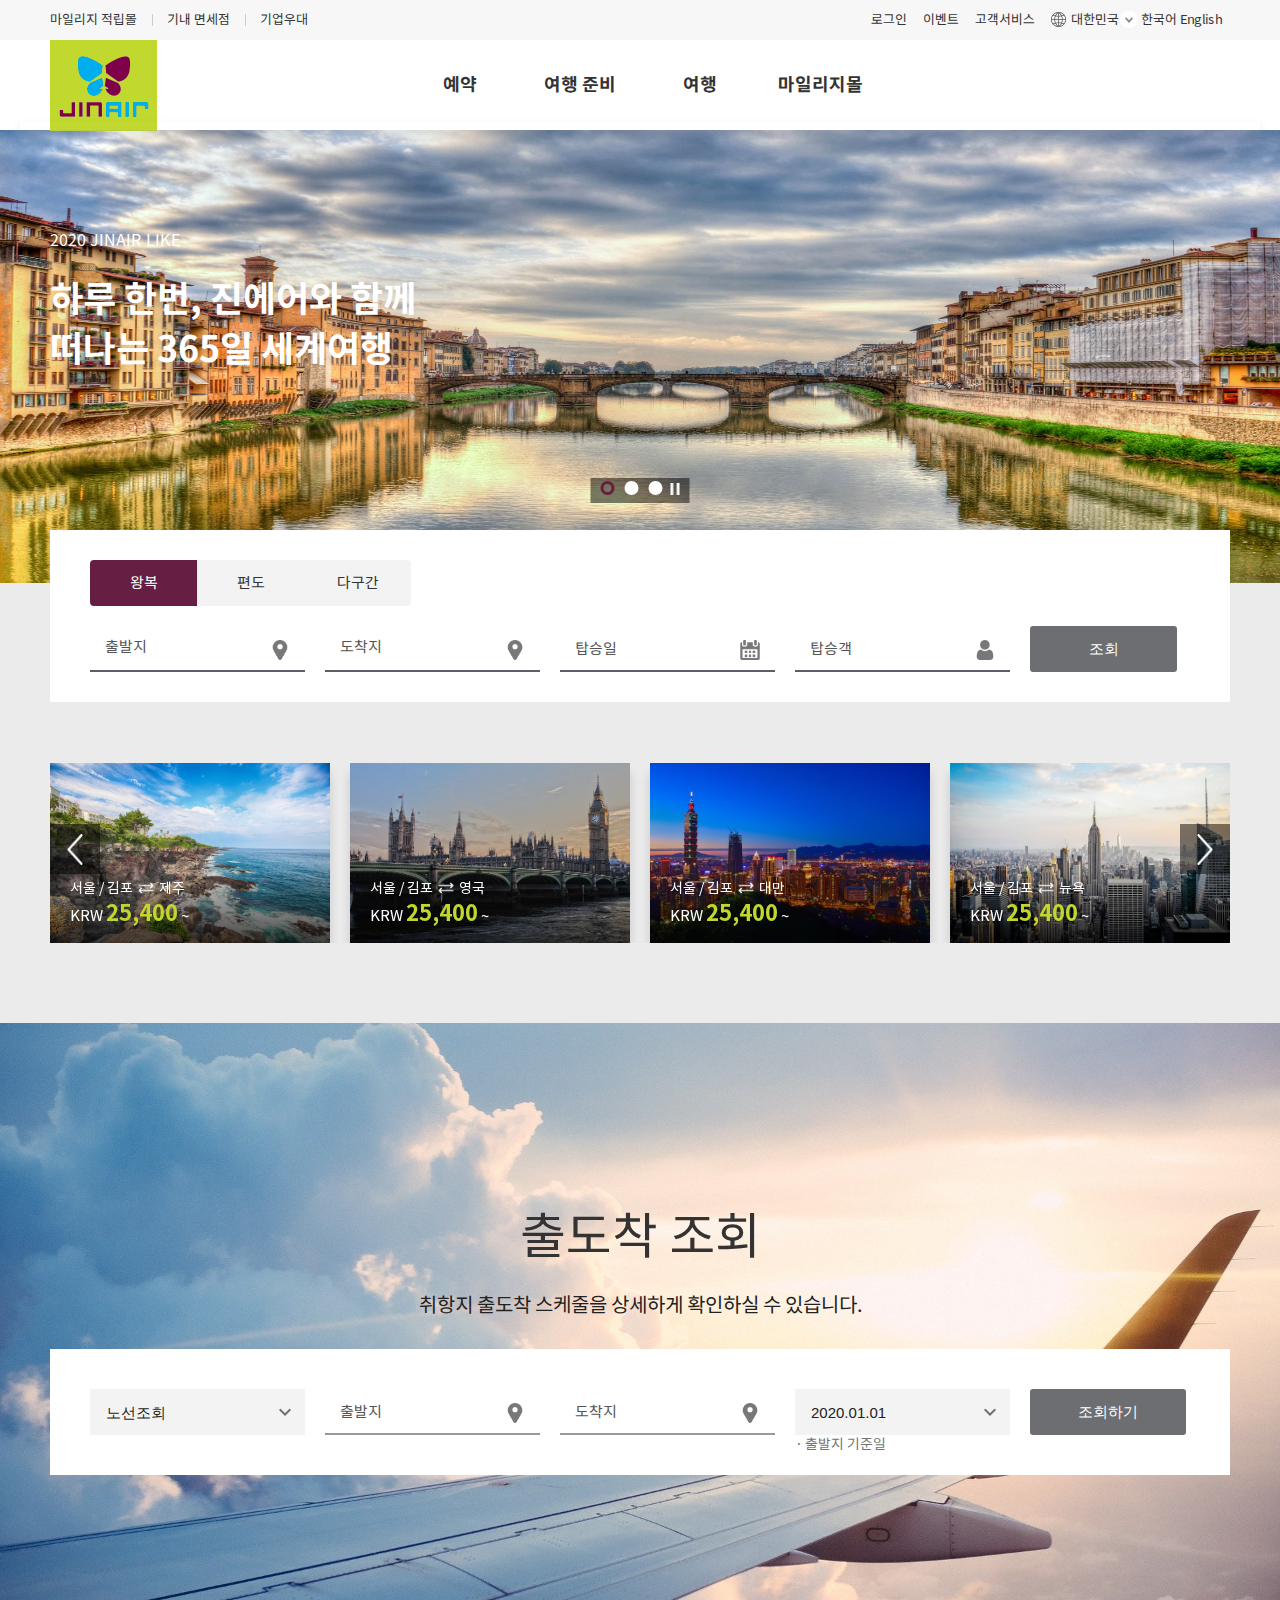
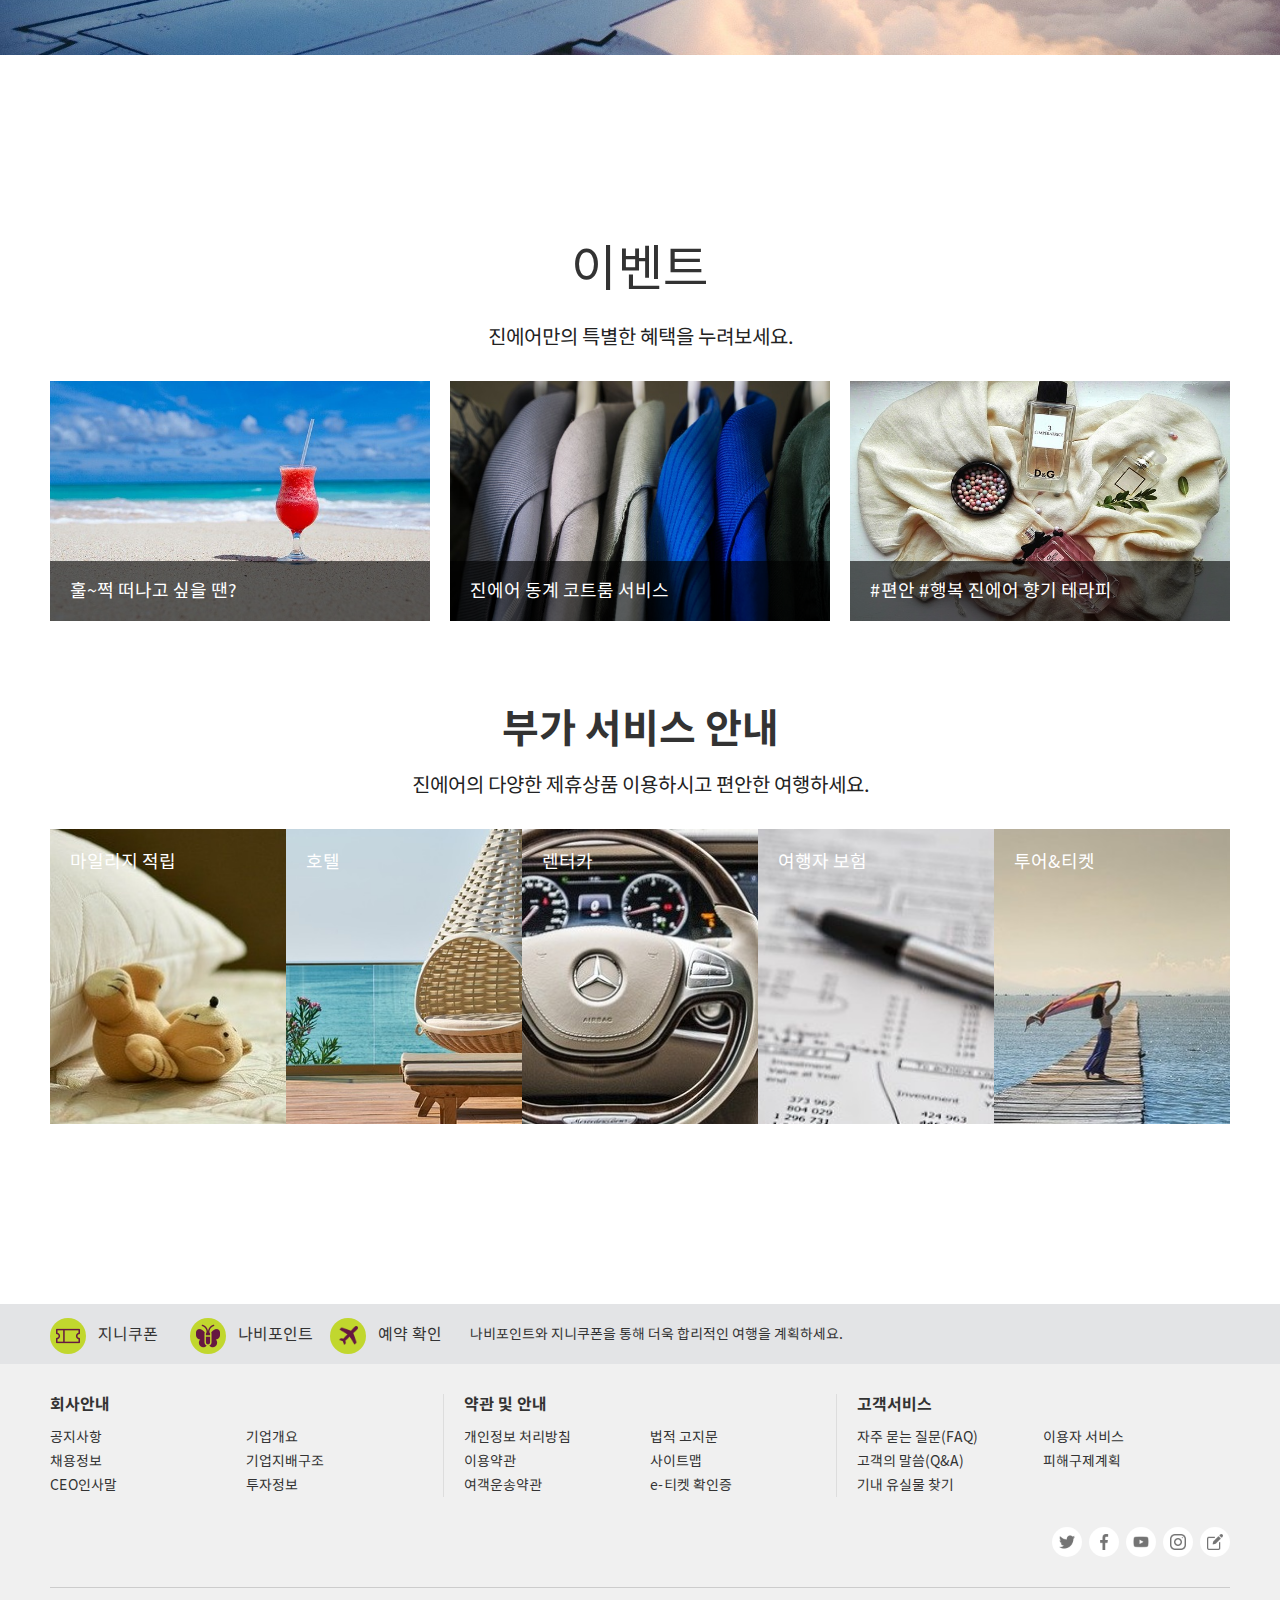
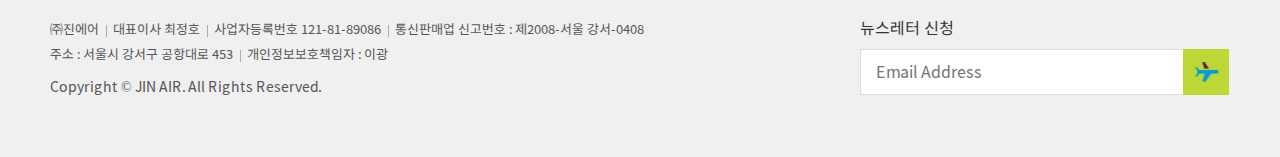
<file: jinair/index.html>
<!DOCTYPE html>
<html lang="en">
<head>
    <meta charset="UTF-8">
    <meta name="viewport" content="width=device-width, initial-scale=1.0">
    <meta http-equiv="X-UA-Compatible" content="ie=edge">
    <link rel="stylesheet" href="./css/jquery-ui.min.css">
    <link rel="stylesheet" href="./css/default.css">
    <link rel="stylesheet" href="./css/common.css">
    <link rel="stylesheet" href="./css/main.css">
    <link rel="stylesheet" href="./css/swiper.css">
    <link rel="stylesheet" href="./css/font.css">
    <script type="text/javascript" src="./js/libs/swiper.min.js"></script>
    <script type="text/javascript" src="./js/libs/jquery-3.4.1.min.js"></script>
    <script type="text/javascript" src="./js/libs/jquery-ui.min.js"></script>

    <title>진에어</title>
</head>
<body>
    <div id="wrap">
        <!-- header -->
        <header id="header">
            <!-- top-area -->
            <div class="top-area">
                <div class="inner">
                    <ul class="left-element">
                        <li><a href="#">마일리지 적립몰</a></li>
                        <li><a href="#">기내 면세점</a></li>
                        <li><a href="#">기업우대</a></li>
                    </ul>
                    <ul class="right-element">
                        <li><a href="#">로그인</a></li>
                        <li><a href="#">이벤트</a></li>
                        <li class="btn-tooltip">
                            <a href="#">고객서비스</a>
                            <ul class="tooltipbox">
                                <li><a href="#">공지사항</a></li>
                                <li><a href="#" >자주찾는질문</a></li>
                                <li><a href="#">고객의 말씀</a></li>
                                <li><a href="#">양식다운로드</a></li>
                            </ul>
                        </li>
                        <li class="lang-select">
                            <a href="#" class="btn-language"><span class="country01">대한민국</span></a>
                            <a href="#">한국어</a>
                            <a href="#">English</a>
                            <div class="layer-pop" id="layerLanguage">
                                <p class="pop-tit">선택하세요</p>
                                <select id="nation" title="국가" >
                                    <option value="KR">대한민국</option>
                                    <option value="DE">독일</option>
                                    <option value="US">미국</option>
                                    <option value="UZ">우즈베키스탄</option>
                                    <option value="CN">중국</option>
                                </select>
                                <select id="lang" title="언어">
                                </select>
                                <button type="button">적용하기</button>
                                <a href="#" class="btn-close"><span class="hd-element">팝업닫기버튼</span></a>
                            </div>
                        </li>
                    </ul>
                </div>
            </div>
            <!-- top-area -->
            <!-- body-area -->
            <div class="body-area">
                <div class="inner">
                    <h1 class="logo"><a href="./index.html"><img src="./images/common/logo.png" alt="진에어"></a></h1>
                    <div class="gnb-area">
                        <span class="gnb-line"></span>
                        <ul class="gnb">
                            <li><a href="./booking.html">예약</a></li>
                            <li><a href="./checkIn.html">여행 준비</a></li>
                            <li><a href="./travel.html">여행</a></li>
                            <li><a href="./mileage.html">마일리지몰</a></li>
                        </ul> 
                    </div>
                    <div class="nav-right">
                        <a href="#" class="btn-mypage">
                            <span class="hd-element">마이페이지버튼</span>
                        </a>
                        <button class="btn-search">
                            <span class="hd-element">검색버튼</span>
                        </button>
                        <div class="layer-pop" id="layerSearch">
                            <form action="">
                                <input type="text" placeholder="검색어를 입력하세요">
                                <button type="button" class="gray">검색</button>
                            </form>
                            <a href="#" class="btn-close"></a>
                        </div>
                    </div>
                </div>
            </div>
            <!-- body-area -->
        </header>
        <!-- header -->
        <!-- container -->
        <div id="container">
            <!-- main-top-area -->
            <div class="main-top-area">
                <!-- slide-area -->
                <div class="slide-area">
                    <div class="swiper-container" id="mainSlide">
                        <div class="swiper-wrapper">
                            <div class="swiper-slide">
                                <img src="./images/main/mainslide-01.jpg" alt="체코">
                                <div class="txt-wrap">
                                    <p>2020 JINAIR LIKE</p>
                                    <h2>하루 한번, 진에어와 함께<br/>떠나는 365일 세계여행</h2>
                                </div>
                            </div>
                            <div class="swiper-slide">
                                <img src="./images/main/mainslide-02.jpg" alt="파리">
                                <div class="txt-wrap">
                                    <p>경유 일정 중 가장 빠른 진에어 항공!</p>
                                    <h2>유럽으로 가는<br/>가장 합리적인 방법</h2>
                                </div>
                            </div>
                            <div class="swiper-slide">
                                <img src="./images/main/mainslide-03.jpg" alt="알프스">
                                <div class="txt-wrap">
                                    <P>천천히, 그리고 여유롭게 맑고 깨끗한 자연속으로..</P>
                                    <h2>천혜의 대자연<br/>뉴질랜드</h2>
                                </div>
                            </div>
                        </div>
                    </div>
                    <div class="mp-wrap">
                        <div class="swiper-pagination"></div>
                        <div class="swiper-button-pause"></div>
                    </div>
                </div>
                <!-- slide-area -->
                <!-- booking-area -->
                <div class="booking-area">
                    <ul class="tab-triptype">
                        <li class="on"><a href="#">왕복</a></li>
                        <li><a href="#">편도</a></li>
                        <li><a href="#">다구간</a></li>
                    </ul>
                    <div class="booking-wrap">
                        <div class="selectValue loct spot-proven">
                            <label for="txtDepartureAirportR" class="spot-place" id="labelDepartureAirportR" name="spot-place">출발지</label>
                            <input type="text" id="txtDepartureAirportR" name="txtDepartureAirportR" class="spotentry" depArrType="dep">
                        </div>
                        <div class="shadow-layer select-airport" id="depAllAirportR" name="allAirportR">
                            <div class="inner">
                                <h4 class="hd-element">공항 선택</h4>
                                <h5 class="hd-element">국제선</h5>
                                <div class="flights-list national"></div>
                                <div class="btn-area">
                                    <button type="button" class="btn-M gray" onclick="javascript:clickNextStep('allAirportR', 'R');">다음</button>
                                </div>
                            </div>
                            <a href="#none" class="layer-close">
                                <span class="hd-element">닫기</span>
                            </a>
                        </div>
                        <div class="selectValue loct spot-destin">
                            <label for="txtArrivalAirportR" class="spot-place" id="labelArrivalAirportR" name="spot-place">도착지</label>
                            <input type="text" id="txtArrivalAirportR" name="txtArrivalAirportR" class="spotentry" depArrType="arr">
                        </div>
                        <div class="shadow-layer case2 select-airport" id="depAllAirportR" name="allAirportR">
                            <div class="inner">
                                <h4 class="hd-element">공항 선택</h4>
                                <h5 class="hd-element">국제선</h5>
                                <div class="flights-list national"> </div>
                                <div class="btn-area">
                                    <button type="button" class="btn-M gray" onclick="javascript:clickNextStep('allAirportR', 'R');">다음</button>
                                </div>
                            </div>
                            <a href="#none" class="layer-close">
                                <span class="hd-element">닫기</span>
                            </a>
                        </div>

                        <div class="selectValue calr calendar-wrap">
                            <label for="sCalendarR" name="calDesc"><span class="hd-element">날짜 선택</span></label>
                            <input type="text" id="sCalendarR" class="spotentry datepicker" readonly="" autocomplete="off" data-dateformat="y.mm.dd" data-type="multi-step" placeholder="탑승일" readonly="">
                            <a href="#none" class="btn-airport calendar-focus"><span class="hd-element">탑승일 선택 달력보기</span></a>
                        </div>
                        <!-- 탑승일 선택 수정 중 -->
                        <!-- <div class="shadow-layer calendar-layer">
                            <h4 class="hd-element">탑승일 선택</h4>
                            <div class="cal-cont">
                                <h4 class="hd-element">달력</h4>
                                <div class="calendar-top">
                                    <select name="" id="" class="white" title="탑승연도 및 월">
                                        <option value="">2017.08</option>
                                    </select>
                                </div>
                                <div class="compareCalendar"></div>
                                <span href="#none" class="cal-status">가는 날</span><a href="#none" class="cal-reset calReset"><span class="hd-element">달력 새로고침</span></a>					
                                <a href="#none" class="btn-cal-close"><span class="hd-element">닫기</span></a>	
                            </div>	
                            <div class="btn-area">
                                <button type="button" class="btn-M gray btnNextStep">다음(탑승객 선택)</button>
                            </div>
                        </div> -->
                        <div class="selectValue psng">
                            <div class="psg-nums" id="pax-nums">
                                <span>성인<span class="num">0</span></span>
                                <span>소아<span class="num">0</span></span>
                                <span>유아<span class="num">0</span></span>
                            </div>
                            <label for="psng"><span class="hd-element">탑승객수 선택</span></label>	
                            <input type="text" id="psng" placeholder="탑승객">
                            <a href="#none" class="btn-spot"><span class="hd-element">탑승객수 선택</span></a>
                        </div>
                        <div class="shadow-layer layer-passenger">
                            <div class="inner">
                                <h4 class="layer-tit">탑승객 선택</h4>
                                <div class="passengers">
                                    <div class="area">
                                        <h5>성인 <span>(12세~)</span></h5>
                                        <div class="btn-number-box" name="btn-number-box">
                                            <input type="text" id="adultCount" name="adultCount" title="성인탑승인원" value="1" autocomplete="off">
                                            <button type="button" class="btn-number minus" name="btn-number" ><span class="hd-element">감소</span></button>
                                            <button type="button" class="btn-number plus" name="btn-number" ><span class="hd-element">증가</span></button>
                                        </div>
                                    </div>
                                    <div class="area">
                                        <h5>소아
                                            <span>(만 2세 ~ 12세 미만)</span>
                                        </h5>
                                        <div class="btn-number-box" name="btn-number-box">
                                            <input type="text" id="childCount" name="childCount" title="소아탑승인원" value="0" autocomplete="off">
                                            <button type="button" class="btn-number minus" name="btn-number" disabled><span class="hd-element">감소</span></button>
                                            <button type="button" class="btn-number plus" name="btn-number" ><span class="hd-element">증가</span></button>
                                        </div>
                                    </div>
                                    <div class="area">
                                        <h5>유아 <span>(만 2세 미만)</span></h5>
                                        <div class="btn-number-box" name="btn-number-box">
                                            <input type="text" id="infantCount" name="infantCount" title="유아탑승인원" value="0" autocomplete="off">
                                            <button type="button" class="btn-number minus" name="btn-number" disabled><span class="hd-element">감소</span></button>
                                            <button type="button" class="btn-number plus" name="btn-number" ><span class="hd-element">증가</span></button>
                                        </div>
                                    </div>
                                </div>
                                <div class="passengers-info">
                                    <ul class="list-type3">
                                        <li id="passengerInfo">예약인원은 성인,소아, 유아를 포함하여 총 9명까지 선택 가능합니다.</li>
                                        <li>전 구간에 소아와 함께 여행하는 동반 성인이 있을 경우, 소아 단독 항공권 구매가 가능합니다.</li>
                                        <li>유아는 탑승일 기준 만 2세 미만까지이며, 좌석을 점유하지 않습니다.</li>
                                    </ul>
                                    <button type="button" class="btn-popup">나이 계산기</button>
                                </div>
                                <div class="btn-area">
                                    <button type="button" class="gray">다음</button>
                                </div>							
                            </div>
                            <a href="#none" class="layer-close"><span class="hd-element">닫기</span></a>
                        </div>
                        <button type="button" id="registTravel" class="gray btn-revsearch">조회</button>
                    </div>
                </div>
                <!-- booking-area -->
                <!-- special-slide-area -->
                <div class="special-slide-area">
                    <div class="swiper-container" id="specialSlide">
                        <div class="swiper-wrapper">
                            <div class="swiper-slide">
                                <a href="#">
                                    <div class="img-wrap">
                                        <img src="../jinair/images/main/main-special-01.jpg" alt="제주">
                                    </div>
                                    <div class="desc-wrap">
                                        <p class="place">
                                            <span>서울 / 김포</span>
                                            <span class="arrow"></span>
                                            <span>제주</span>
                                        </p>
                                        <p class="price">
                                            <span class="currency">KRW</span>
                                            <span class="num">25,400</span>
                                            <span class="start">~</span>
                                        </p>
                                    </div>
                                </a>
                            </div>
                            <div class="swiper-slide">
                                <a href="#">
                                    <div class="img-wrap">
                                        <img src="../jinair/images/main/main-special-02.jpg" alt="영국">
                                    </div>
                                    <div class="desc-wrap">
                                        <p class="place">
                                            <span>서울 / 김포</span>
                                            <span class="arrow"></span>
                                            <span>영국</span>
                                        </p>
                                        <p class="price">
                                            <span class="currency">KRW</span>
                                            <span class="num">25,400</span>
                                            <span class="start">~</span>
                                        </p>
                                    </div>
                                </a>
                            </div>
                            <div class="swiper-slide">
                                <a href="#">
                                    <div class="img-wrap">
                                        <img src="../jinair/images/main/main-special-03.jpg" alt="대만">
                                    </div>
                                    <div class="desc-wrap">
                                        <p class="place">
                                            <span>서울 / 김포</span>
                                            <span class="arrow"></span>
                                            <span>대만</span>
                                        </p>
                                        <p class="price">
                                            <span class="currency">KRW</span>
                                            <span class="num">25,400</span>
                                            <span class="start">~</span>
                                        </p>
                                    </div>
                                </a>
                            </div>
                            <div class="swiper-slide">
                                <a href="#">
                                    <div class="img-wrap">
                                        <img src="../jinair/images/main/main-special-04.jpg" alt="뉴욕">
                                    </div>
                                    <div class="desc-wrap">
                                        <p class="place">
                                            <span>서울 / 김포</span>
                                            <span class="arrow"></span>
                                            <span>뉴욕</span>
                                        </p>
                                        <p class="price">
                                            <span class="currency">KRW</span>
                                            <span class="num">25,400</span>
                                            <span class="start">~</span>
                                        </p>
                                    </div>
                                </a>
                            </div>
                            <div class="swiper-slide">
                                <a href="#">
                                    <div class="img-wrap">
                                        <img src="../jinair/images/main/main-special-05.jpg" alt="방콕">
                                    </div>
                                    <div class="desc-wrap">
                                        <p class="place">
                                            <span>서울 / 김포</span>
                                            <span class="arrow"></span>
                                            <span>뉴욕</span>
                                        </p>
                                        <p class="price">
                                            <span class="currency">KRW</span>
                                            <span class="num">25,400</span>
                                            <span class="start">~</span>
                                        </p>
                                    </div>
                                </a>
                            </div>
                        </div>
                        <div class="swiper-button-next"></div>
                        <div class="swiper-button-prev"></div>
                    </div>
                </div>
                <!-- special-slide-area -->
            </div>
            <!-- main-top-area -->
            <!-- content -->
            <div id="content" class="content">
                <!-- section01 -->
                <div class="section section01">
                    <div class="inner">
                        <div class="main-tit">
                            <h2>출도착 조회</h2>
                            <p>취항지 출도착 스케줄을 상세하게 확인하실 수 있습니다.</p>
                        </div>
                        <div class="white-step-box">
                            <div class="booking-wrap">
                                <div class="option-wrap">
                                    <select id="inqSelect">
                                        <option value="line">노선조회</option>
                                        <option value="num">편명조회</option>
                                    </select>
                                </div>
                                <div class="selectValue loct line option-wrap"><input type="text" placeholder="출발지"></div>
                                <div class="selectValue loct line option-wrap"><input type="text" placeholder="도착지"></div>
                                <div class="selectValue num option-wrap"><input type="text" placeholder="OZ"></div>
                                <div class="option-wrap">
                                    <select id="searchDate">
                                        <option value="20200101">2020.01.01</option>
                                        <option value="20200102">2020.01.02</option>
                                        <option value="20200103">2020.01.03</option>
                                    </select>
                                    <p class="txt">· 출발지 기준일</p>
                                </div>
                                <button id="searchDepArr" class="gray">조회하기</button>
                            </div>
                        </div> 
                    </div>
                </div>  
                <!-- section01 -->
                <!-- section02 -->
                <div class="section section02">
                    <div class="inner">
                        <div class="event-wrap">
                            <div class="main-tit">
                                <h2>이벤트</h2>
                                <p>진에어만의 특별한 혜택을 누려보세요.</p>
                            </div>
                            <ul class="event-card-wrap">
                                <li class="event-card">
                                    <a href="#">
                                        <div class="evt-img">
                                            <img src="./images/main/main-event-01.jpg" alt="훌~쩍 떠나고 싶을 땐?">
                                        </div>
                                        <div class="evt-info">
                                            <dl>
                                                <dt>
                                                    <span class="sub-txt">이벤트</span>
                                                    <p class="tit">
                                                        훌~쩍 떠나고 싶을 땐?
                                                    </p>
                                                </dt>
                                                <dd class="date">2020-02-10 ~ 2020-03-28</dd>
                                            </dl>
                                        </div>
                                    </a>
                                </li>
                                <li class="event-card">
                                    <a href="#">
                                        <div class="evt-img">
                                            <img src="./images/main/main-event-02.jpg" alt="진에어 동계 코트룸 서비스">
                                        </div>
                                        <div class="evt-info">
                                            <dl>
                                                <dt>
                                                    <span class="sub-txt">이벤트</span>
                                                    <p class="tit">
                                                        진에어 동계 코트룸 서비스
                                                    </p>
                                                </dt>
                                                <dd class="date">2020-01-14 ~ 2020-12-31</dd>
                                            </dl>
                                        </div>
                                    </a>
                                </li>
                                <li class="event-card">
                                    <a href="#">
                                        <div class="evt-img">
                                            <img src="./images/main/main-event-03.jpg" alt="#편안 #행복 진에어 향기 테라피">
                                        </div>
                                        <div class="evt-info">
                                            <dl>
                                                <dt>
                                                    <span class="sub-txt">이벤트</span>
                                                    <p class="tit">
                                                        #편안 #행복 진에어 향기 테라피
                                                    </p>
                                                </dt>
                                                <dd class="date">2019-12-18 ~ 2020-12-17</dd>
                                            </dl>
                                        </div>
                                    </a>
                                </li>
                            </ul>
                        </div>
                        <!-- ext-service-wrap -->
                        <div class="ext-service-wrap">
                            <div class="main-tit">
                                <h3>부가 서비스 안내</h3>
                                <p>진에어의 다양한 제휴상품 이용하시고 편안한 여행하세요.</p>
                            </div>
                            <div class="service-box">
                                <a href="#" class="mileage">
                                    <dl>
                                        <dt>마일리지 적립</dt>
                                        <dd>
                                            <div>
                                                <p class="desc">현대렌탈케어 상품 이용 시<br/>5,000마일 적립!</p>
                                                <span class="btn-link">바로가기</span>
                                            </div>
                                        </dd>
                                    </dl>
                                </a>
                                <a href="#" class="hotel">
                                    <dl>
                                        <dt>호텔</dt>
                                        <dd>
                                            <div>
                                                <p class="desc">더 빠르고 스마트한<br/>숙박예약</p>
                                                <span class="btn-link">바로가기</span>
                                            </div>
                                        </dd>
                                    </dl>
                                </a>
                                <a href="#" class="rental">
                                    <dl>
                                        <dt>렌터카</dt>
                                        <dd>
                                            <div>
                                                <p class="desc">전세계 렌터카<br/>Rentalcars.com</p>
                                                <span class="btn-link">바로가기</span>
                                            </div>
                                        </dd>
                                    </dl>
                                </a>
                                <a href="#" class="insurance">
                                    <dl>
                                        <dt>여행자 보험</dt>
                                        <dd>
                                            <div>
                                                <p class="desc">해외여행의 필수품<br/>메리츠여행자보험</p>
                                                <span class="btn-link">바로가기</span>
                                            </div>
                                        </dd>
                                    </dl>
                                </a>
                                <a href="#" class="ticket">
                                    <dl>
                                        <dt>투어&티켓</dt>
                                        <dd>
                                            <div>
                                                <p class="desc">진에어 웹사이트에서<br/>항공권 예약 시 투어 티켓<br/> 최대 10% 할인!</p>
                                                <span class="btn-link">바로가기</span>
                                            </div>
                                        </dd>
                                    </dl>
                                </a>
                            </div>
                        </div>
                        <!-- ext-service-wrap -->
                    </div>
                </div>
                <!-- section02 -->
            </div>
            <!-- content -->
            <div class="layer-bgBlack"></div>   
        </div>
        <!-- container -->
        <!-- footer -->
        <footer>
            <!-- quick-nav -->
            <div class="quick-nav">
                <div class="inner">
                    <ul class="quick-icon">
                        <li><a href="#">지니쿠폰</a></li>
                        <li><a href="#">나비포인트</a></li>
                        <li><a href="#">예약 확인</a></li>
                    </ul>
                    <p>나비포인트와 지니쿠폰을 통해 더욱 합리적인 여행을 계획하세요.</p>
                </div>
            </div>
            <!-- quick-nav -->
            <!-- foot-menuwrap -->
            <div class="menu-wrap">
                <div class="inner">
                    <dl>
                        <dt>회사안내</dt>
                        <dd>
                            <ul>
                                <li><a href="#">공지사항</a></li>
                                <li><a href="#">채용정보</a></li>
                                <li><a href="#">CEO인사말</a></li>
                            </ul>
                            <ul>
                                <li><a href="#">기업개요</a></li>
                                <li><a href="#">기업지배구조</a></li>
                                <li><a href="#">투자정보</a></li>
                            </ul>
                        </dd>
                    </dl>
                    <dl>
                        <dt>약관 및 안내</dt>
                        <dd>
                            <ul>
                                <li><a href="#">개인정보 처리방침</a></li>
                                <li><a href="#">이용약관</a></li>
                                <li><a href="#">여객운송약관</a></li>
                            </ul>
                            <ul>
                                <li><a href="#">법적 고지문</a></li>
                                <li><a href="#">사이트맵</a></li>
                                <li><a href="#">e-티켓 확인증</a></li>
                            </ul>
                        </dd>
                    </dl>
                    <dl>
                        <dt>고객서비스</dt>
                        <dd>
                            <ul>
                                <li><a href="#">자주 묻는 질문(FAQ)</a></li>
                                <li><a href="#">고객의 말씀(Q&A)</a></li>
                                <li><a href="#">기내 유실물 찾기</a></li>
                            </ul>
                            <ul>
                                <li><a href="#">이용자 서비스</a></li>
                                <li><a href="#">피해구제계획</a></li>
                            </ul>
                        </dd>
                    </dl>
                    <div class="sns-wrap">
                        <ul class="sns">
                            <li class="twitter"><a href="#">트위터 바로가기</a></li>
                            <li class="facebook"><a href="#">페이스북 바로가기</a></li>
                            <li class="youtube"><a href="#">유튜브 바로가기</a></li>
                            <li class="insta"><a href="#">인스타그램 바로가기</a></li>
                            <li class="blog"><a href="#">블로그 바로가기</a></li>
                        </ul>
                    </div>
                </div>
            </div>
            <!-- foot-menuwrap -->
            <div class="info-wrap">
                <div class="inner">
                    <div class="info">
                        <address>
                            <ul>
                                <li>
                                    <ul>
                                        <li>㈜진에어</li>
                                        <li>대표이사 최정호</li>
                                        <li>사업자등록번호 121-81-89086</li>
                                        <li>통신판매업 신고번호 : 제2008-서울 강서-0408</li>
                                    </ul>
                                </li>
                                <li>
                                    <ul>
                                        <li>주소 : 서울시 강서구 공항대로 453</li>
                                        <li>개인정보보호책임자 : 이광</li>
                                    </ul>
                                </li>
                            </ul>
                        </address>
                        <p class="copy">Copyright © JIN AIR. All Rights Reserved.</p>
                    </div>
                    <div class="newsletter">
                        <h3>뉴스레터 신청</h3>
                        <input type="text" name="emAdrNewsletter" id="emAdrNewsletter" placeholder="Email Address"> 
                        <a href="#" id="btnAddNewsLetter">신청</a>
                    </div>
                </div>
            </div>
        </footer>
        <!-- footer -->
    </div>
    <script type="text/javascript" src="./js/common.js"></script>
    <script type="text/javascript" src="./js/main.js"></script>
</body>
</html>
</file>
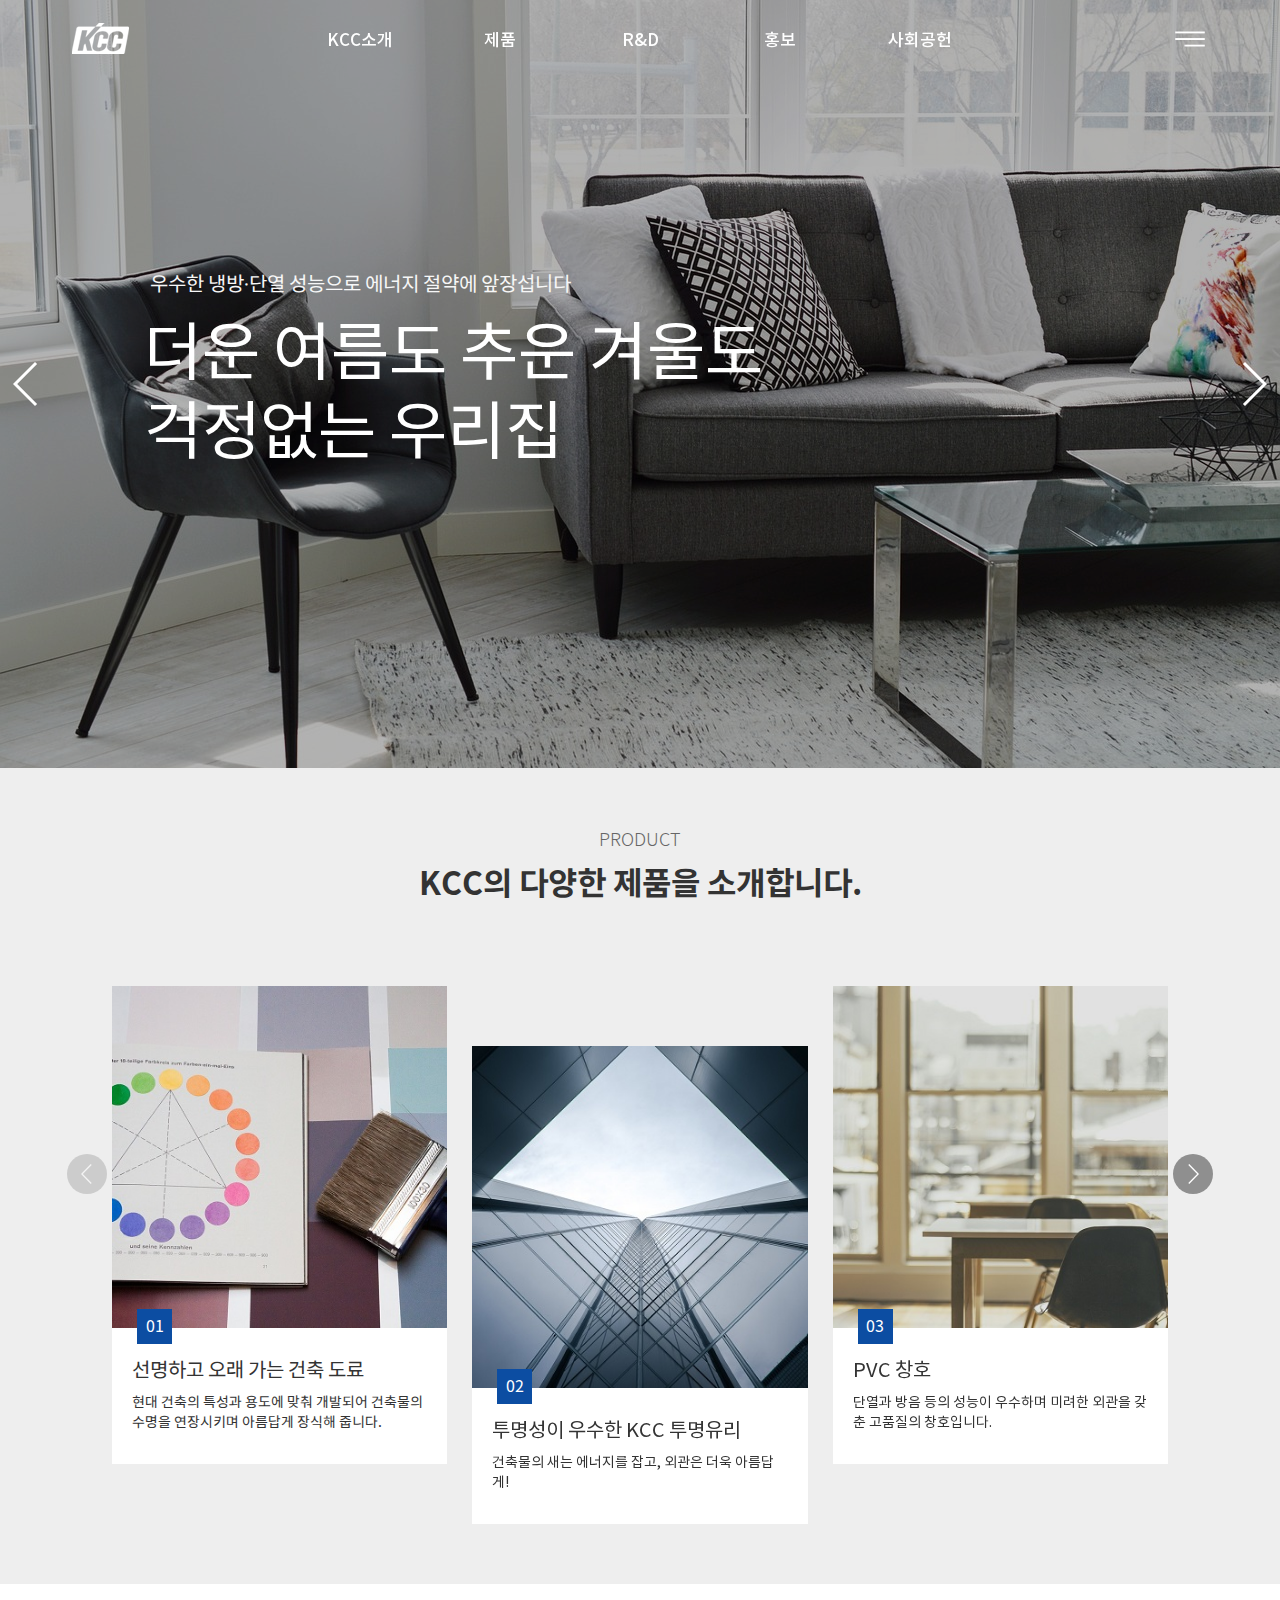
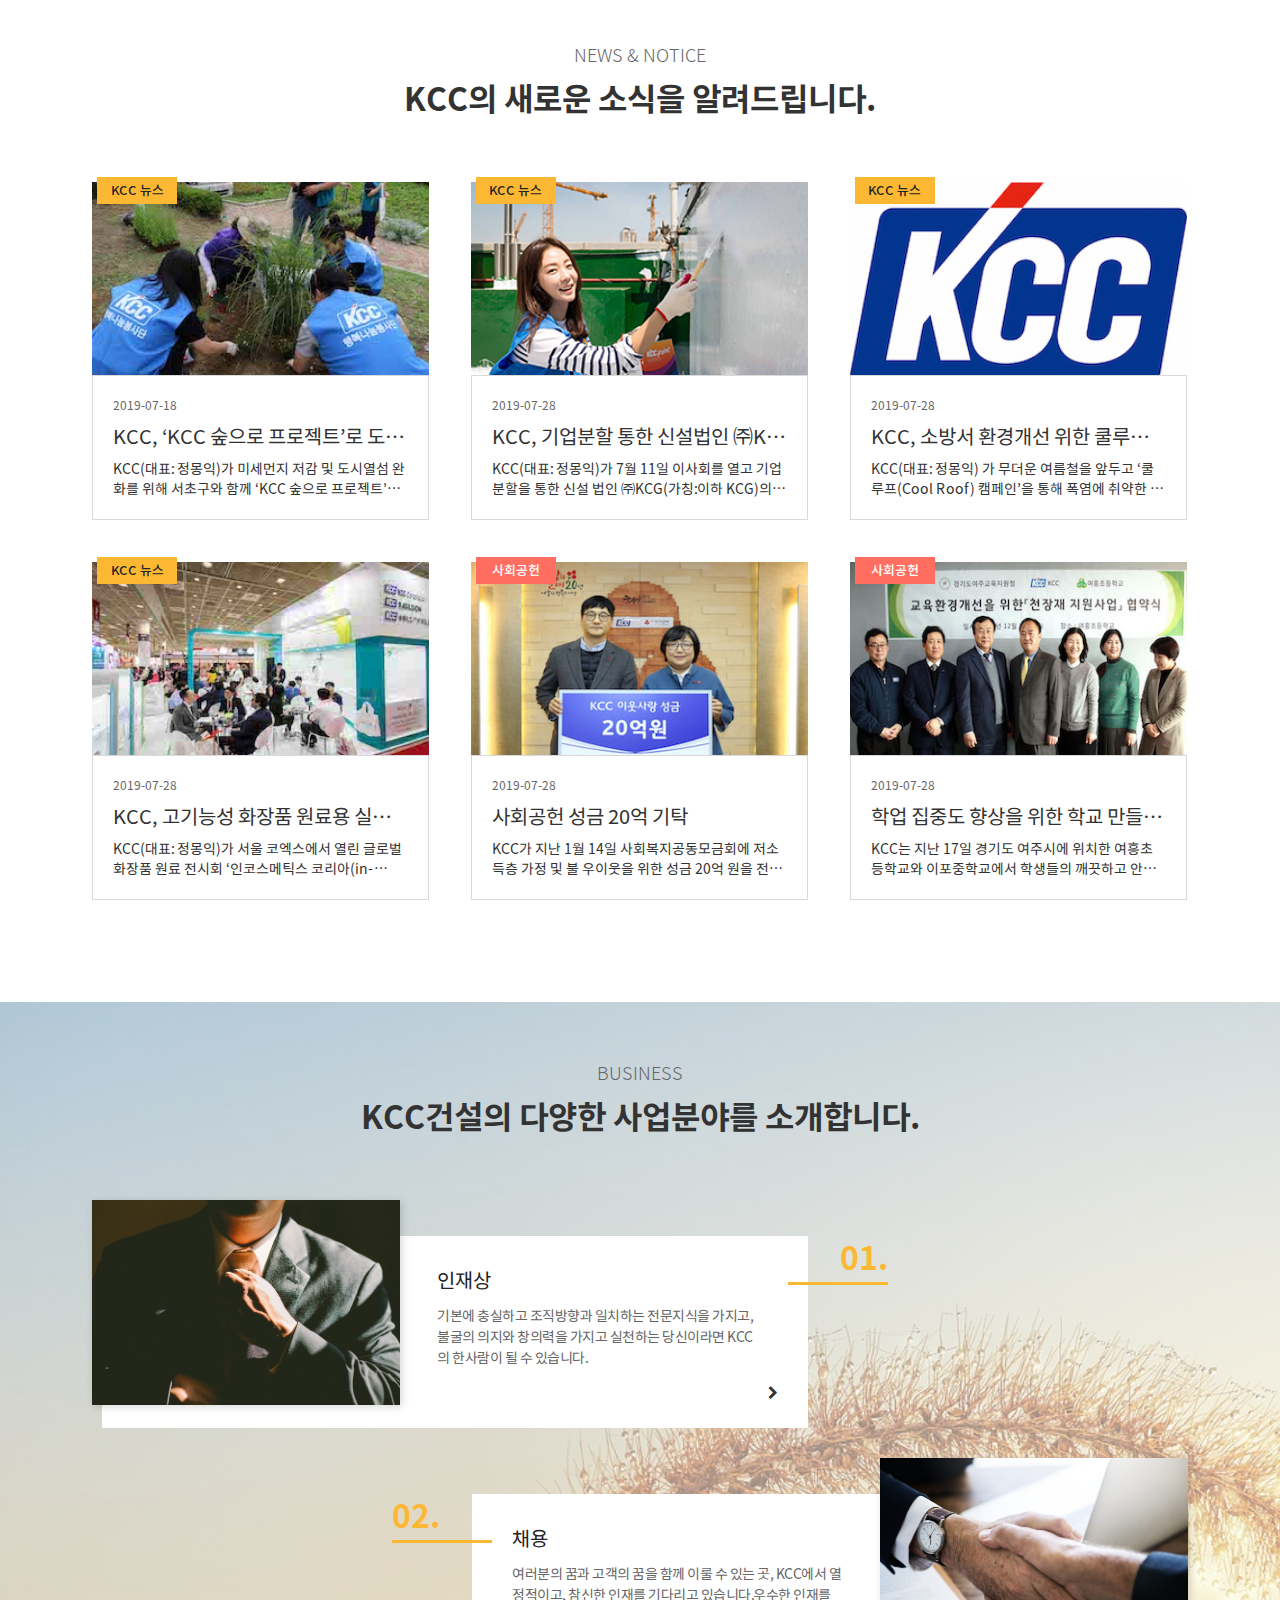
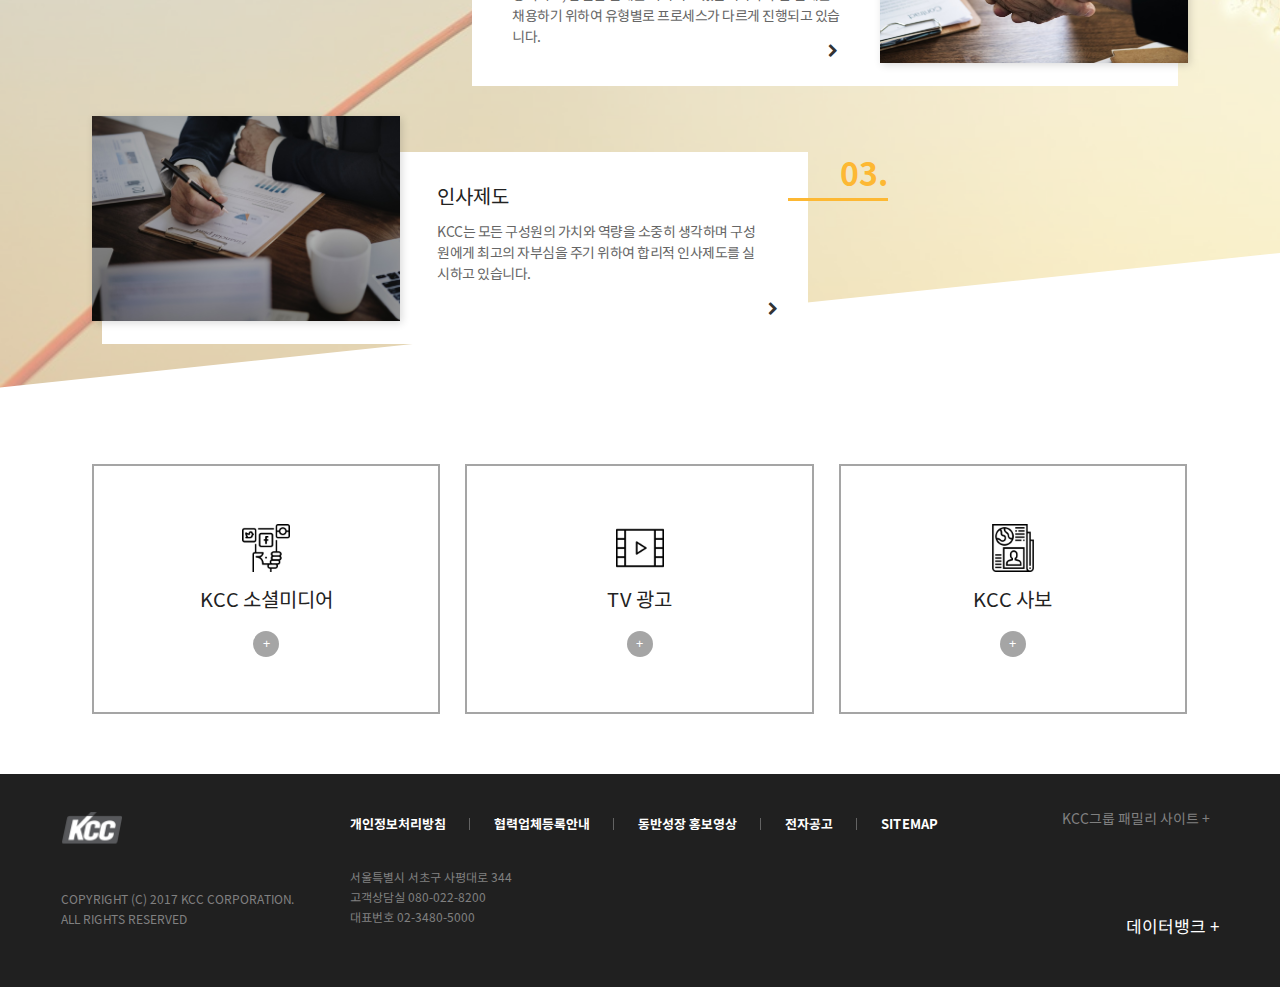
<file: kcc/index.html>
<!DOCTYPE html>
<html lang="en">
<head>
    <meta charset="UTF-8">
    <meta name="viewport" content="width=device-width, initial-scale=1.0, user-scalable=no">
    <meta http-equiv="X-UA-Compatible" content="ie=edge">
    <link rel="stylesheet" href="common/css/default.css">
    <link rel="stylesheet" href="common/css/style.css?v=201907301039">
    <link rel="stylesheet" href="common/css/main.css?v=201907301039">
    <link rel="stylesheet" href="common/css/swiper.css">
    <link rel="stylesheet" href="common/css/font.css">
    <link rel="stylesheet" type="text/css" href="https://maxcdn.bootstrapcdn.com/font-awesome/4.7.0/css/font-awesome.min.css">
    <script type="text/javascript" src="common/js/libs/swiper.min.js"></script>
    <script type="text/javascript" src="common/js/libs/jquery-3.4.1.min.js?v=1907241904"></script>
    <script type="text/javascript" src="common/js/libs/jquery-migrate-3.0.1.min.js"></script>
    <script type="text/javascript" src="common/js/main.js?v=1907291636"></script>
    <script type="text/javascript" src="common/js/common.js?v=1909271231"></script>
    <title>KCC</title>
</head>
<body>
    <!-- wrap 시작 -->
    <div id="wrap">
        <!-- header 시작 -->
        <header id="header" class="header">
            <div class="inner">
                <h1 class="logo"><a href="./index.html">kcc</a></h1>
                <div class="gnbWarp">
                    <ul id="nav">
                        <li class="depth1">
                            <a href="./company.html">KCC소개</a>
                            <ul class="depth2">
                                <li><a href="./company.html">기업정보</a></li>
                                <li><a href="./company.html">CEO인사말</a></li>
                                <li><a href="./company.html">투자정보</a></li>
                                <li><a href="./company.html">사회적책임</a></li>
                            </ul>
                        </li>
                        <li class="depth1">
                            <a href="./product.html">제품</a>
                            <ul class="depth2">
                                <li><a href="./product.html">도료</a></li>
                                <li><a href="./product.html">유리</a></li>
                                <li><a href="./product.html">창호</a></li>
                                <li><a href="./product.html">바닥재</a></li>
                                <li><a href="./product.html">홈씨씨인테리어</a></li>
                            </ul>
                        </li>  
                        <li class="depth1">
                            <a href="./rnd.html">R&D</a>
                            <ul class="depth2">
                                <li><a href="./rnd.html">연구소</a></li>
                                <li><a href="./rnd.html">연구업적</a></li>
                                <li><a href="./rnd.html">에너지제로하우스</a></li>
                            </ul>
                        </li>  
                        <li class="depth1">
                            <a href="./news.html">홍보</a>
                            <ul class="depth2">
                                <li><a href="./news.html">KCC뉴스</a></li>
                                <li><a href="./news.html">KCC광고</a></li>
                                <li><a href="./news.html">KCC사보</a></li>
                            </ul>
                        </li>  
                        <li class="depth1">
                            <a href="./contribution.html">사회공헌</a>
                            <ul class="depth2">
                                <li><a href="./contribution.html">사회공헌 소개</a></li>
                                <li><a href="./contribution.html">사회공헌 활동</a></li>
                                <li><a href="./contribution.html">사회공헌 발자취</a></li>
                            </ul>
                        </li>      
                    </ul>        
                </div>
                <a href="javascript:toggleAllMenu();" class="btn_allMenu">전체메뉴</a>
                <!-- allMenu_wrap 시작 -->
                <div class="allMenu_wrap">
                    <div class="allMenu_mask" onclick="toggleAllMenu()"></div>
                    <div id="allMenu">
                        <div class="allMenu_top">
                            <h2><a href="./index.html">kcc</a></h2>
                        </div>
                        <div class="allMenu_con">
                            <ul>
                                <li class="depth1">
                                    <a href="#">KCC소개</a>
                                    <ul class="depth2">
                                        <li><a href="./company.html">기업정보</a></li>
                                        <li><a href="./company.html">CEO인사말</a></li>
                                        <li><a href="./company.html">투자정보</a></li>
                                        <li><a href="./company.html">사회적책임</a></li>
                                    </ul>
                                </li>
                                <li class="depth1">
                                    <a href="#">제품</a>
                                    <ul class="depth2">
                                        <li><a href="./product.html">도료</a></li>
                                        <li><a href="./product.html">유리</a></li>
                                        <li><a href="./product.html">창호</a></li>
                                        <li><a href="./product.html">바닥재</a></li>
                                    </ul>
                                </li>
                                <li class="depth1">
                                    <a href="#">R&D</a>
                                    <ul class="depth2">
                                        <li><a href="./rnd.html">연구소</a></li>
                                        <li><a href="./rnd.html">연구업적</a></li>
                                        <li><a href="./rnd.html">에너지제로하우스</a></li>
                                    </ul>
                                </li>
                                <li class="depth1">
                                    <a href="#">홍보</a>
                                    <ul class="depth2">
                                        <li><a href="./news.html">KCC뉴스</a></li>
                                        <li><a href="./news.html">KCC광고</a></li>
                                        <li><a href="./news.html">KCC사보</a></li>
                                    </ul>
                                </li>
                                <li class="depth1">
                                    <a href="#">사회공헌</a>
                                    <ul class="depth2">
                                        <li><a href="./contribution.html">사회공헌 소개</a></li>
                                        <li><a href="./contribution.html">사회공헌 활동</a></li>
                                        <li><a href="./contribution.html">사회공헌 발자취</a></li>
                                    </ul>
                                </li>
                            </ul>
                        </div>
                        <button class="btn_close" onclick="toggleAllMenu()">닫기</button>
                    </div>
                </div>
            </div>
        </header>
        <!-- header 끝 -->
        <!-- contanier 시작 -->
        <section id="container" class="container">
            <!-- mainVisual 시작 -->
            <div class="mainVisual">
                <div class="swiper-container swiper-mainVisual">
                    <div class="swiper-wrapper">
                        <div class="swiper-slide visual1">
                            <div class="txtWrap">
                                <p class="visualTit">우수한 냉방∙단열 성능으로 에너지 절약에 앞장섭니다</p>
                                <p class="visualTxt">더운 여름도 추운 겨울도<br/>걱정없는 우리집</p>
                            </div>
                        </div>
                        <div class="swiper-slide visual2">
                            <div class="txtWrap">
                                <p class="visualTit">불에 타지 않고 유해성분이 없는 쾌적한 환경을 책임집니다</p>
                                <p class="visualTxt">에너지를 지켜주고<br/>새집증후군까지 안심</p>
                            </div>
                        </div>
                        <div class="swiper-slide visual3">
                            <div class="txtWrap">
                                <p class="visualTit">친환경 기술로 자연과 함께하는 주거문화를 만들어 갑니다</p>
                                <p class="visualTxt">자연을 닮은<br/>자연 그대로의 건강한 색</p>
                            </div>
                        </div>
                        <div class="swiper-slide visual4">
                            <div class="txtWrap">
                                <p class="visualTit">시대의 성장을 이끌어온 건축자재 기술부터 첨단소재 기술까지</p>
                                <p class="visualTxt">시대의 요구에<br/> 기술로 답합니다</p>
                            </div>
                        </div>
                    </div>
                    <div class="swiper-button-prev swiper-button-white visual-btn-prev"></div>
                    <div class="swiper-button-next swiper-button-white visual-btn-next"></div>
                </div>
            </div>
            <!-- mainVisual 끝 -->
            <!-- contents 시작 -->
            <div class="contents">
                <!-- mainProduct 시작 -->
                <div class="mainProduct">
                    <div class="inner">
                        <h2>
                            <span class="subTitle">PRODUCT</span>
                            KCC의 다양한 제품을 소개합니다.
                        </h2>
                        <div class="swiper-container swiper-MainProduct">
                            <div class="swiper-wrapper">
                                <div class="swiper-slide">
                                    <a href="#">
                                        <div class="imgWrap">
                                            <img src="common/images/main/main_product_01.jpg" alt="선명하고 오래 가는 건축 도료">
                                        </div>
                                        <span class="productNum">01</span>
                                        <div class="txtWrap">
                                           <h3>선명하고 오래 가는 건축 도료</h3>
                                           <p>현대 건축의 특성과 용도에 맞춰 개발되어 건축물의 수명을 연장시키며 아름답게 장식해 줍니다.</p>
                                        </div>
                                    </a>
                                </div>
                                <div class="swiper-slide">
                                    <a href="#">
                                        <div class="imgWrap">
                                            <img src="common/images/main/main_product_02.jpg" alt="투명성이 우수한 KCC 투명유리">
                                        </div>
                                        <span class="productNum">02</span>
                                        <div class="txtWrap">
                                           <h3>투명성이 우수한 KCC 투명유리</h3>
                                           <p>건축물의 새는 에너지를 잡고, 외관은 더욱 아름답게!</p>
                                        </div>
                                    </a>
                                </div>
                                <div class="swiper-slide">
                                    <a href="#">
                                        <div class="imgWrap">
                                            <img src="common/images/main/main_product_03.jpg" alt="PVC 창호">
                                        </div>
                                        <span class="productNum">03</span>
                                        <div class="txtWrap">
                                           <h3>PVC 창호 </h3>
                                           <p>단열과 방음 등의 성능이 우수하며 미려한 외관을 갖춘 고품질의 창호입니다.</p>
                                        </div>
                                    </a>
                                </div>
                                <div class="swiper-slide">
                                    <a href="#">
                                        <div class="imgWrap">
                                            <img src="common/images/main/main_product_04.jpg" alt="KCC 바닥재">
                                        </div>
                                        <span class="productNum">04</span>
                                        <div class="txtWrap">
                                           <h3>KCC 바닥재</h3>
                                           <p>실용적이면서 세련된 디자인으로 우리의 환경을 쾌적하고 편안하게 만들어 드립니다.</p>
                                        </div>
                                    </a>
                                </div>
                                <div class="swiper-slide">
                                    <a href="#">
                                        <div class="imgWrap">
                                            <img src="common/images/main/main_product_05.jpg" alt="홈씨씨인테리어">
                                        </div>
                                        <span class="productNum">05</span>
                                        <div class="txtWrap">
                                           <h3>홈씨씨인테리어</h3>
                                           <p> 전문가가 체계적인 트렌드 분석을 통해 제안해 드리는 홈씨씨인테리어</p>
                                        </div>
                                    </a>
                                </div>
                            </div>
                        </div>
                        <div class="swiper-button-next swiper-button-white product-btn-next"></div>
                        <div class="swiper-button-prev swiper-button-white product-btn-prev"></div>
                    </div>
                </div>
                <!-- mainProduct 끝 -->
                <!-- mainNews 시작 -->
                <div class="mainNews">
                    <div class="inner">
                        <h2>
                            <span class="subTitle">NEWS & NOTICE </span>
                            KCC의 새로운 소식을 알려드립니다.
                        </h2>
                        <ul>
                            <li>
                                <div class="imgWrap">
                                    <img src="common/images/main/main_news_1.jpg" alt="KCC, ‘KCC 숲으로 프로젝트’로 도심 속 녹지 만든다">
                                </div>
                                <div>
                                    <span>2019-07-18</span>
                                    <dl>
                                        <dt>
                                            KCC, ‘KCC 숲으로 프로젝트’로 도심 속 녹지 만든다</dt>
                                        <dd>KCC(대표: 정몽익)가 미세먼지 저감 및 도시열섬 완화를 위해 서초구와 함께 ‘KCC 숲으로 프로젝트’를 진행하며</dd>
                                    </dl>
                                </div>
                                <span class="txt">KCC 뉴스</span>
                            </li>
                            <li>
                                <div class="imgWrap">
                                    <img src="common/images/main/main_news_2.png" alt="KCC, 기업분할 통한 신설법인 ㈜KCG(가칭) 설립">
                                </div>
                                <div>
                                    <span>2019-07-28</span>
                                    <dl>
                                        <dt>KCC, 기업분할 통한 신설법인 ㈜KCG(가칭) 설립</dt>
                                        <dd>KCC(대표: 정몽익)가 7월 11일 이사회를 열고 기업 분할을 통한 신설 법인 ㈜KCG(가칭:이하 KCG)의 설립을 승인했다고 밝혔다.</dd>
                                    </dl>
                                </div>
                                <span class="txt">KCC 뉴스</span>
                            </li>
                            <li>
                                <div class="imgWrap">
                                    <img src="common/images/main/main_news_3.jpg" alt="KCC, 소방서 환경개선 위한 쿨루프 캠페인 실시">
                                </div>
                                <div>
                                    <span>2019-07-28</span>
                                    <dl>
                                        <dt>KCC, 소방서 환경개선 위한 쿨루프 캠페인 실시</dt>
                                        <dd>KCC(대표: 정몽익) 가 무더운 여름철을 앞두고 ‘쿨루프(Cool Roof) 캠페인’을 통해 폭염에 취약한 곳을 대상으로 차열 페인트 기부 및 시공 지원에 앞장서고 있다. </dd>
                                    </dl>
                                </div>
                                <span class="txt">KCC 뉴스</span>
                            </li>
                            <li>
                                <div class="imgWrap">
                                    <img src="common/images/main/main_news_4.jpg" alt="CC, 고기능성 화장품 원료용 실리콘으로 K-Beauty 선도">
                                </div>
                                <div>
                                    <span>2019-07-28</span>
                                    <dl>
                                        <dt>KCC, 고기능성 화장품 원료용 실리콘으로 K-Beauty 선도</dt>
                                        <dd>KCC(대표: 정몽익)가 서울 코엑스에서 열린 글로벌 화장품 원료 전시회 ‘인코스메틱스 코리아(in-cosmetics Korea)2019’에 참가해 고기능성 화장품 원료용 실리콘을 선보이며 방문객들의 이목을 집중시켰다. 
                                        </dd>
                                    </dl>
                                </div>
                                <span class="txt">KCC 뉴스</span>
                            </li>
                            <li>
                                <div class="imgWrap">
                                    <img src="common/images/main/main_news_5.jpg" alt="사회공헌 성금 20억 기탁">
                                </div>
                                <div>
                                    <span>2019-07-28</span>
                                    <dl>
                                        <dt>사회공헌 성금 20억 기탁</dt>
                                        <dd>KCC가 지난 1월 14일 사회복지공동모금회에 저소득층 가정 및 불 우이웃을 위한 성금 20억 원을 전달했다. </dd>
                                    </dl>
                                </div>
                                <span class="txt rTxt">사회공헌</span>
                            </li>
                            <li>
                                <div class="imgWrap">
                                    <img src="common/images/main/main_news_6.jpg" alt="학업 집중도 향상을 위한 학교 만들기 나서">
                                </div>
                                <div>
                                    <span>2019-07-28</span>
                                    <dl>
                                        <dt>학업 집중도 향상을 위한 학교 만들기 나서</dt>
                                        <dd>KCC는 지난 17일 경기도 여주시에 위치한 여흥초등학교와 이포중학교에서 학생들의 깨끗하고 안전한 학교 환경 구축과 학업 성취도를 높이</dd>
                                    </dl>
                                </div>
                                <span class="txt rTxt">사회공헌</span>
                            </li>
                        </ul>
                    </div>
                </div>
                <!-- mainNews 끝 -->
                <!-- mainRecruit 시작 -->
                <div class="mainRecruit">
                    <div class="inner">
                        <h2>
                            <span class="subTitle">BUSINESS</span>
                            KCC건설의 다양한 사업분야를 소개합니다.
                        </h2>
                        <ul>
                            <li>
                                <div>
                                    <div class="imgWrap">
                                        <img src="common/images/main/main_recruit_01.jpg" alt="">
                                    </div>
                                    <div class="txtWrap">
                                        <span class="num">01.</span>
                                        <h3>인재상</h3>
                                        <p>기본에 충실하고 조직방향과 일치하는 전문지식을 가지고,  불굴의 의지와 창의력을 가지고 실천하는 당신이라면 KCC의 한사람이 될 수 있습니다.</p>
                                        <a href="#"><i class="fa fas fa-chevron-right"></i></a>
                                        
                                    </div>
                                </div>
                            </li>
                            <li>
                                <div>
                                    <div class="imgWrap">
                                        <img src="common/images/main/main_recruit_02.jpg" alt="">
                                    </div>
                                    <div class="txtWrap">
                                        <span class="num">02.</span>
                                        <h3>채용</h3>
                                        <p>여러분의 꿈과 고객의 꿈을 함께 이룰 수 있는 곳, KCC에서 열정적이고, 참신한 인재를 기다리고 있습니다.우수한 인재를 채용하기 위하여 유형별로 프로세스가 다르게 진행되고 있습니다.</p>
                                        <a href="#"><i class="fa fas fa-chevron-right"></i></a>
                                    </div>
                                </div>
                            </li>
                            <li>
                                <div>
                                    <div class="imgWrap">
                                        <img src="common/images/main/main_recruit_03.jpg" alt="">
                                    </div>
                                    <div class="txtWrap">
                                        <span class="num">03.</span>
                                        <h3>인사제도</h3>
                                        <p>KCC는 모든 구성원의 가치와 역량을 소중히 생각하며 구성원에게 최고의 자부심을 주기 위하여 합리적 인사제도를 실시하고 있습니다.</p>
                                        <a href="#"><i class="fa fas fa-chevron-right"></i></a>
                                    </div>
                                </div>
                            </li>
                        </ul>
                    </div>
                </div>       
                <!-- mainRecruit 끝 -->
                <!-- mainWebzine 시작 -->
                <div class="mainWebzine">
                    <div class="inner">
                        <ul>
                            <li>
                                <a href="#">
                                    <h3>KCC 소셜미디어</h3>
                                    <p>+</p>
                                </a>
                            </li>
                            <li>
                                <a href="#">
                                    <h3>TV 광고</h3>
                                    <p>+</p>
                                </a>
                            </li>
                            <li>
                                <a href="#">
                                    <h3>KCC 사보</h3>
                                    <p>+</p>
                                </a>
                            </li>
                        </ul>
                    </div>
                </div>
            </div>
            <!-- mainWebzine 끝 -->
            <!-- contents 끝 -->
        </section>
        <!-- contanier 끝 -->
        <!-- footer 시작 -->
        <footer id="footer" class="footer">
            <div class="inner">
                <div class="fl_l">
                    <a href="#">kcc</a>
                    <p class="copy">COPYRIGHT (C) 2017 KCC CORPORATION.<br/> ALL RIGHTS RESERVED</p>
                </div>
                <div class="fl_c">
                    <ul>  
                        <li><a href="#">개인정보처리방침</a></li>
                        <li><a href="#">협력업체등록안내</a></li>
                        <li><a href="#">동반성장 홍보영상</a></li>
                        <li><a href="#">전자공고</a></li>
                        <li><a href="#">SITEMAP</a></li>
                    </ul>
                    <P>서울특별시 서초구 사평대로 344 </P>
                    <P>고객상담실 080-022-8200</P>
                    <p>대표번호 02-3480-5000</P>
                </div>
                <div class="fl_r">
                    <div class="btnWrap">
                        <div class="btn_link">
                            <a href="#none">KCC그룹 패밀리 사이트 +</a>
                        </div>
                        <div class="linkArea">
                            <strong>KCC그룹 패밀리 사이트 </strong>
                            <p>KCC의 패밀리 사이트를 소개합니다. <br/> 아래 계열사를 선택하시면 해당 홈페이지로 이동 합니다. </p>      
                            <div>
                                <ul>
                                    <li><a href="https://www.facebook.com/kccstory/" target="_blank">KCC 공식 페이스북</a></li>
                                    <li><a href="http://blog.naver.com/kcc_world" target="_blank">KCC 공식 블로그</a></li>
                                    <li><a href="https://www.kccworld.co.kr/kccsilicone/main.do" target="_blank">KCC 실리콘</a></li>
                                    <li><a href="http://www.kccrefinish.co.kr/" target="_blank">KCC 자동차보수용도료</a></li>
                                    <li><a href="https://www.kccworld.co.kr/kccmarine/main.do" target="_blank">KCC 선박도료</a></li>
                                    <li><a href="http://www.kccegis.com" target="_blank">KCC 이지스 프로농구단</a></li>
                                </ul>
                            </div>
                            <div>
                                <ul>
                                    <li><a href="http://www.homecc.co.kr" target="_blank">홈씨씨인테리어</a></li>
                                    <li><a href="http://www.kccworld.net" target="_blank">KCC 건설</a></li>
                                    <li><a href="http://kac.kccworld.co.kr" target="_blank">KAC</a></li>
                                    <li><a href="http://www.kccgolf.co.kr" target="_blank">금강레저</a></li>
                                    <li><a href="http://www.baschem.co.uk" target="_blank">바실돈</a></li>
                                    <li><a href="http://www.kcccolorndesign.com" target="_blank">KCC 컬러&디자인센터</a></li>
                                </ul>
                            </div>
                        </div>
                    </div>
                    <strong class="f_info"><a href="#">데이터뱅크 +</a></strong>
                </div>
            </div>
        </footer>
        <!-- footer 끝 -->
   </div>
</body>
</html>
</file>
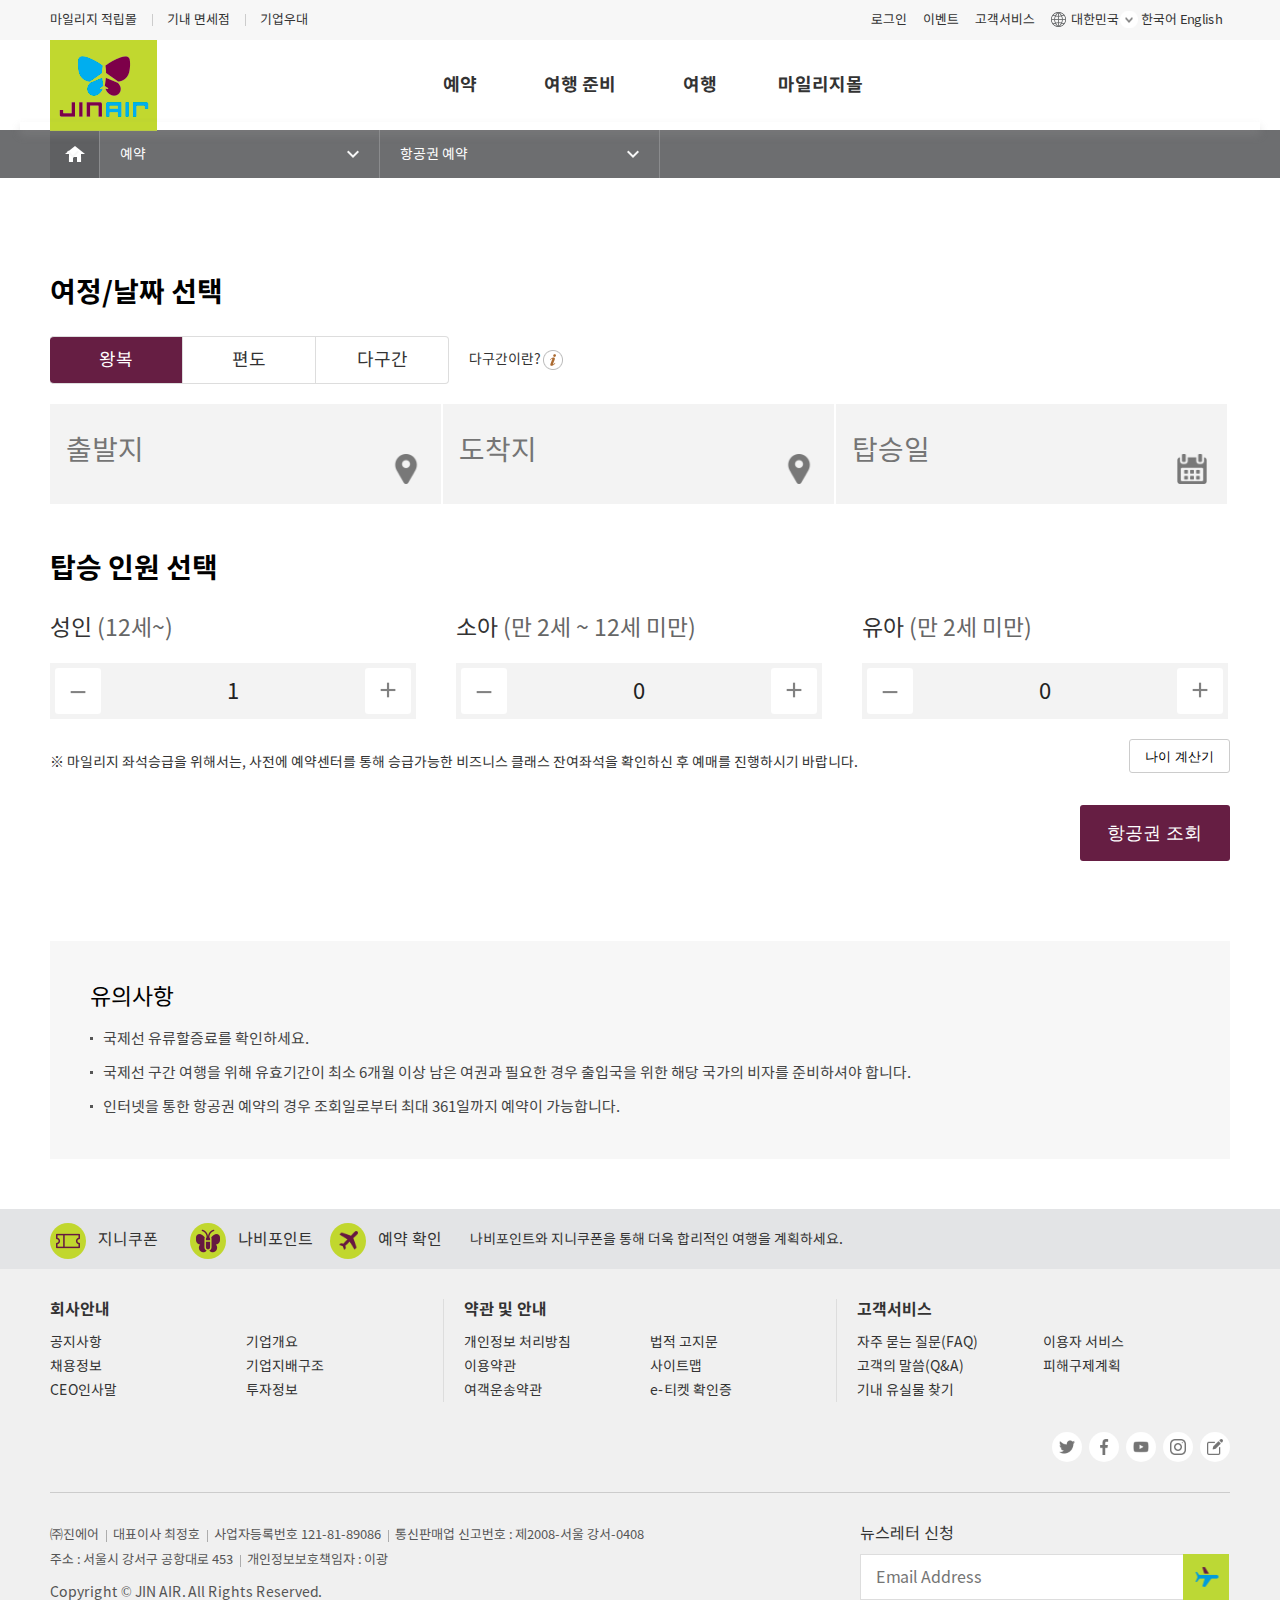
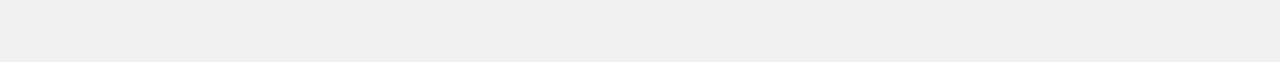
<file: jinair/booking.html>
<!DOCTYPE html>
<html lang="en">
<head>
    <meta charset="UTF-8">
    <meta name="viewport" content="width=device-width, initial-scale=1.0">
    <meta http-equiv="X-UA-Compatible" content="ie=edge">
    <link rel="stylesheet" href="./css/jquery-ui.min.css">
    <link rel="stylesheet" href="./css/default.css">
    <link rel="stylesheet" href="./css/common.css">
    <link rel="stylesheet" href="./css/sub.css">
    <link rel="stylesheet" href="./css/swiper.css">
    <link rel="stylesheet" href="./css/font.css">
    <!-- <link rel="stylesheet" type="text/css" href="./css/daterangepicker.css" /> -->
    <script type="text/javascript" src="./js/libs/swiper.min.js"></script>
    <script type="text/javascript" src="./js/libs/jquery-3.4.1.min.js"></script>
    <!-- <script type="text/javascript" src="./js/libs/moment.min.js"></script> -->
    <!-- <script type="text/javascript" src="./js/libs/daterangepicker.js"></script> -->
    <script type="text/javascript" src="./js/libs/jquery-ui.min.js"></script>

    <title>Document</title>
</head>
<body>
    <div id="wrap">
        <!-- header -->
        <header id="header">
            <!-- top-area -->
            <div class="top-area">
                <div class="inner">
                    <ul class="left-element">
                        <li><a href="#">마일리지 적립몰</a></li>
                        <li><a href="#">기내 면세점</a></li>
                        <li><a href="#">기업우대</a></li>
                    </ul>
                    <ul class="right-element">
                        <li><a href="#">로그인</a></li>
                        <li><a href="#">이벤트</a></li>
                        <li class="btn-tooltip">
                            <a href="#">고객서비스</a>
                            <ul class="tooltipbox">
                                <li><a href="#">공지사항</a></li>
                                <li><a href="#" >자주찾는질문</a></li>
                                <li><a href="#">고객의 말씀</a></li>
                                <li><a href="#">양식다운로드</a></li>
                            </ul>
                        </li>
                        <li class="lang-select">
                            <a href="#" class="btn-language"><span class="country01">대한민국</span></a>
                            <a href="#">한국어</a>
                            <a href="#">English</a>
                            <div class="layer-pop" id="layerLanguage">
                                <p class="pop-tit">선택하세요</p>
                                <select id="nation" title="국가" >
                                    <option value="KR">대한민국</option>
                                    <option value="DE">독일</option>
                                    <option value="US">미국</option>
                                    <option value="UZ">우즈베키스탄</option>
                                    <option value="CN">중국</option>
                                </select>
                                <select id="lang" title="언어">
                                </select>
                                <button type="button">적용하기</button>
                                <a href="#" class="btn-close"><span class="hd-element">팝업닫기버튼</span></a>
                            </div>
                        </li>
                    </ul>
                </div>
            </div>
            <!-- top-area -->
            <!-- body-area -->
            <div class="body-area">
                <div class="inner">
                    <h1 class="logo"><a href="./index.html"><img src="./images/common/logo.png" alt="진에어"></a></h1>
                    <div class="gnb-area">
                        <span class="gnb-line"></span>
                        <ul class="gnb">
                            <li><a href="./booking.html">예약</a></li>
                            <li><a href="./checkIn.html">여행 준비</a></li>
                            <li><a href="./travel.html">여행</a></li>
                            <li><a href="./mileage.html">마일리지몰</a></li>
                        </ul> 
                    </div>
                    <div class="nav-right">
                        <a href="#" class="btn-mypage">
                            <span class="hd-element">마이페이지버튼</span>
                        </a>
                        <button class="btn-search">
                            <span class="hd-element">검색버튼</span>
                        </button>
                        <div class="layer-pop" id="layerSearch">
                            <form action="">
                                <input type="text" placeholder="검색어를 입력하세요">
                                <button type="button" class="gray">검색</button>
                            </form>
                            <a href="#" class="btn-close"></a>
                        </div>
                    </div>
                </div>
            </div>
            <!-- body-area -->
        </header>
        <!-- header -->
        <!-- location-box -->
        <div class="location-box">
            <div class="inner">
                <ul class="location">
                    <li class="home"><a href="index.html"><span class="hd-element">메인으로 이동</span></a></li>
                    <li>
                        <a href="#">예약</a>
                        <ul>
                            <li><a href="./booking.html">예약</a></li>
                            <li><a href="./checkIn.html">여행 준비</a></li>
                            <li><a href="./travel.html">여행</a></li>
                            <li><a href="./mileage.html">서비스안내</a></li>
                        </ul>
                    </li>
                    <li>
                        <a href="#">항공권 예약</a>
                        <ul>
                            <li><a href="#">항공권 예약</a></li>
                            <li><a href="#">예약 조희</a></li>
                            <li><a href="#">체크인</a></li>
                            <li><a href="#">운항 정보</a></li>
                            <li><a href="#">취항지 정보</a></li>
                        </ul>
                    </li>
                </ul>    
            </div>
        </div>
        <!-- location-box -->
        <!-- container -->
        <div id="container">
            <div class="cont booking-cont">
                <div class="inner">
                    <h4>여정/날짜 선택</h4>
                    <!-- tab-head -->
                    <div class="tab-head">
                        <ul class="tab-triptype">
                            <li class="on"><a href="#">왕복</a></li>
                            <li><a href="#">편도</a></li>
                            <li><a href="#">다구간</a></li>
                        </ul>
                        <div class="multi-guide">
                            <span>다구간이란?</span>
                            <a href="#" class="btn-info">도움말</a>
                        </div>
                    </div>
                    <!-- tab-head -->
                    <!-- itinerary -->
                    <div class="itinerary">
                        <div class="itinerary_select spot_proven">
                            <input type="text" class="spotentry" placeholder="출발지">
                            <a href="#" class="btn-airport">
                                <span class="hd-element">전체도시보기</span>
                            </a>
                        </div>
                        <div class="itinerary_select spot_destin">
                            <input type="text" class="spotentry" placeholder="도착지">
                            <a href="#" class="btn-airport">
                                <span class="hd-element">전체도시보기</span>
                            </a>
                        </div>
                        <div class="itinerary_calendar">
                            <input type="text" class="spotentry" placeholder="탑승일">
                            <a href="#" class="btn-calendar">
                                <span class="hd-element">탑승일 선택 달력보기</span>
                            </a>
                        </div>
                    </div>
                    <!-- itinerary -->
                    <!-- passengers -->
                    <div class="passengers">
                        <h4>탑승 인원 선택</h4>
                        <div class="area">
                            <h5>성인 <span>(12세~)</span></h5>
                            <div class="btn-number-box" name="btn-number-box">
                                <input type="text" id="adultCount" name="adultCount" title="성인탑승인원" value="1" autoc  omplete="off">
                                <button type="button" class="btn-number minus" name="btn-number" ><span class="hd-element">감소</span></button>
                                <button type="button" class="btn-number plus" name="btn-number" ><span class="hd-element">증가</span></button>
                            </div>
                        </div>
                        <div class="area">
                            <h5>소아
                                <span>(만 2세 ~ 12세 미만)</span>
                            </h5>
                            <div class="btn-number-box" name="btn-number-box">
                                <input type="text" id="childCount" name="childCount" title="소아탑승인원" value="0"autocomplete="off">
                                <button type="button" class="btn-number minus" name="btn-number" disabled><span class="hd-element">감소</span></button>
                                <button type="button" class="btn-number plus" name="btn-number" ><span class="hd-element">증가</span></button>
                            </div>
                        </div>
                        <div class="area">
                            <h5>유아 <span>(만 2세 미만)</span></h5>
                            <div class="btn-number-box" name="btn-number-box">
                                <input type="text" id="infantCount" name="infantCount" title="유아탑승인원" value="0"autocomplete="off">
                                <button type="button" class="btn-number minus" name="btn-number" disabled><span class="hd-element">감소</span></button>
                                <button type="button" class="btn-number plus" name="btn-number" ><span class="hd-element">증가</span></button>
                            </div>
                        </div>
                    </div>
                    <!-- passengers -->
                    <!-- passengers-info -->
                    <div class="passengers-info">
                        <p>※ 마일리지 좌석승급을 위해서는, 사전에 예약센터를 통해 승급가능한 비즈니스 클래스 잔여좌석을 확인하신 후 예매를 진행하시기 바랍니다.
                        </p>
                        <button type="button" class="btn-popup" id="btn-ageCalc" onclick="javascript:appendAgeCalculator();">나이 계산기</button>
                    </div>
                    <div class="btn-area">
                        <button type="submit" class="purple">항공권 조회</button>
                    </div>
                    <!-- passengers-info -->
                    <div class="gray-box">
                        <h5>유의사항</h5>
                        <ul class="list-type1">
                            <li>국제선 유류할증료를 확인하세요.</li>
                            <li>국제선 구간 여행을 위해 유효기간이 최소 6개월 이상 남은 여권과 필요한 경우 출입국을 위한 해당 국가의 비자를 준비하셔야 합니다.</li>
                            <li>인터넷을 통한 항공권 예약의 경우 조회일로부터 최대 361일까지 예약이 가능합니다.</li>
                        </ul>
                    </div>
                </div>
            </div>
        </div>
        <!-- container -->
        <!-- footer -->
        <footer>
            <!-- quick-nav -->
            <div class="quick-nav">
                <div class="inner">
                    <ul class="quick-icon">
                        <li><a href="#">지니쿠폰</a></li>
                        <li><a href="#">나비포인트</a></li>
                        <li><a href="#">예약 확인</a></li>
                    </ul>
                    <p>나비포인트와 지니쿠폰을 통해 더욱 합리적인 여행을 계획하세요.</p>
                </div>
            </div>
            <!-- quick-nav -->
            <!-- foot-menuwrap -->
            <div class="menu-wrap">
                <div class="inner">
                    <dl>
                        <dt>회사안내</dt>
                        <dd>
                            <ul>
                                <li><a href="#">공지사항</a></li>
                                <li><a href="#">채용정보</a></li>
                                <li><a href="#">CEO인사말</a></li>
                            </ul>
                            <ul>
                                <li><a href="#">기업개요</a></li>
                                <li><a href="#">기업지배구조</a></li>
                                <li><a href="#">투자정보</a></li>
                            </ul>
                        </dd>
                    </dl>
                    <dl>
                        <dt>약관 및 안내</dt>
                        <dd>
                            <ul>
                                <li><a href="#">개인정보 처리방침</a></li>
                                <li><a href="#">이용약관</a></li>
                                <li><a href="#">여객운송약관</a></li>
                            </ul>
                            <ul>
                                <li><a href="#">법적 고지문</a></li>
                                <li><a href="#">사이트맵</a></li>
                                <li><a href="#">e-티켓 확인증</a></li>
                            </ul>
                        </dd>
                    </dl>
                    <dl>
                        <dt>고객서비스</dt>
                        <dd>
                            <ul>
                                <li><a href="#">자주 묻는 질문(FAQ)</a></li>
                                <li><a href="#">고객의 말씀(Q&A)</a></li>
                                <li><a href="#">기내 유실물 찾기</a></li>
                            </ul>
                            <ul>
                                <li><a href="#">이용자 서비스</a></li>
                                <li><a href="#">피해구제계획</a></li>
                            </ul>
                        </dd>
                    </dl>
                    <div class="sns-wrap">
                        <ul class="sns">
                            <li class="twitter"><a href="#">트위터 바로가기</a></li>
                            <li class="facebook"><a href="#">페이스북 바로가기</a></li>
                            <li class="youtube"><a href="#">유튜브 바로가기</a></li>
                            <li class="insta"><a href="#">인스타그램 바로가기</a></li>
                            <li class="blog"><a href="#">블로그 바로가기</a></li>
                        </ul>
                    </div>
                </div>
            </div>
            <!-- foot-menuwrap -->
            <div class="info-wrap">
                <div class="inner">
                    <div class="info">
                        <address>
                            <ul>
                                <li>
                                    <ul>
                                        <li>㈜진에어</li>
                                        <li>대표이사 최정호</li>
                                        <li>사업자등록번호 121-81-89086</li>
                                        <li>통신판매업 신고번호 : 제2008-서울 강서-0408</li>
                                    </ul>
                                </li>
                                <li>
                                    <ul>
                                        <li>주소 : 서울시 강서구 공항대로 453</li>
                                        <li>개인정보보호책임자 : 이광</li>
                                    </ul>
                                </li>
                            </ul>
                        </address>
                        <p class="copy">Copyright © JIN AIR. All Rights Reserved.</p>
                    </div>
                    <div class="newsletter">
                        <h3>뉴스레터 신청</h3>
                        <input type="text" name="emAdrNewsletter" id="emAdrNewsletter" placeholder="Email Address"> 
                        <a href="#" id="btnAddNewsLetter">신청</a>
                    </div>
                </div>
            </div>
        </footer>
        <!-- footer -->
    </div>
    <script type="text/javascript" src="./js/common.js"></script>
</body>
</html>
</file>
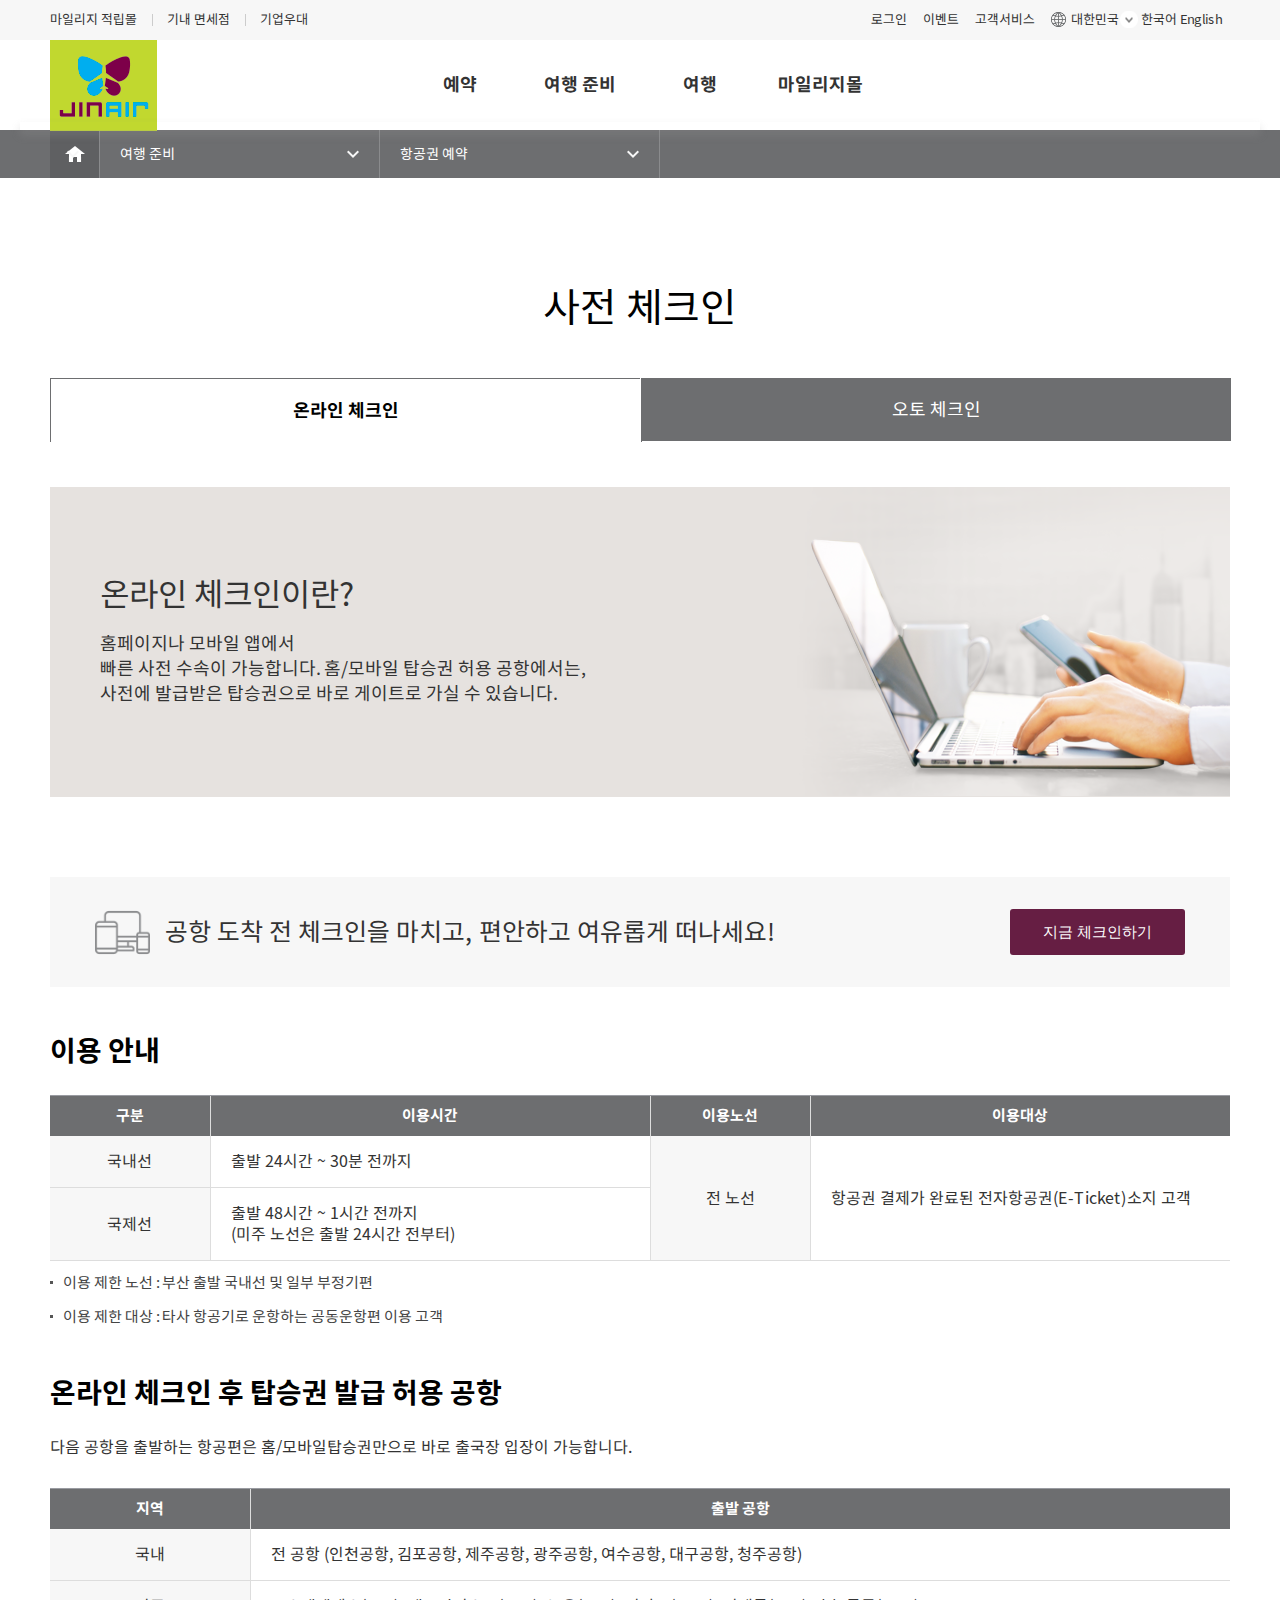
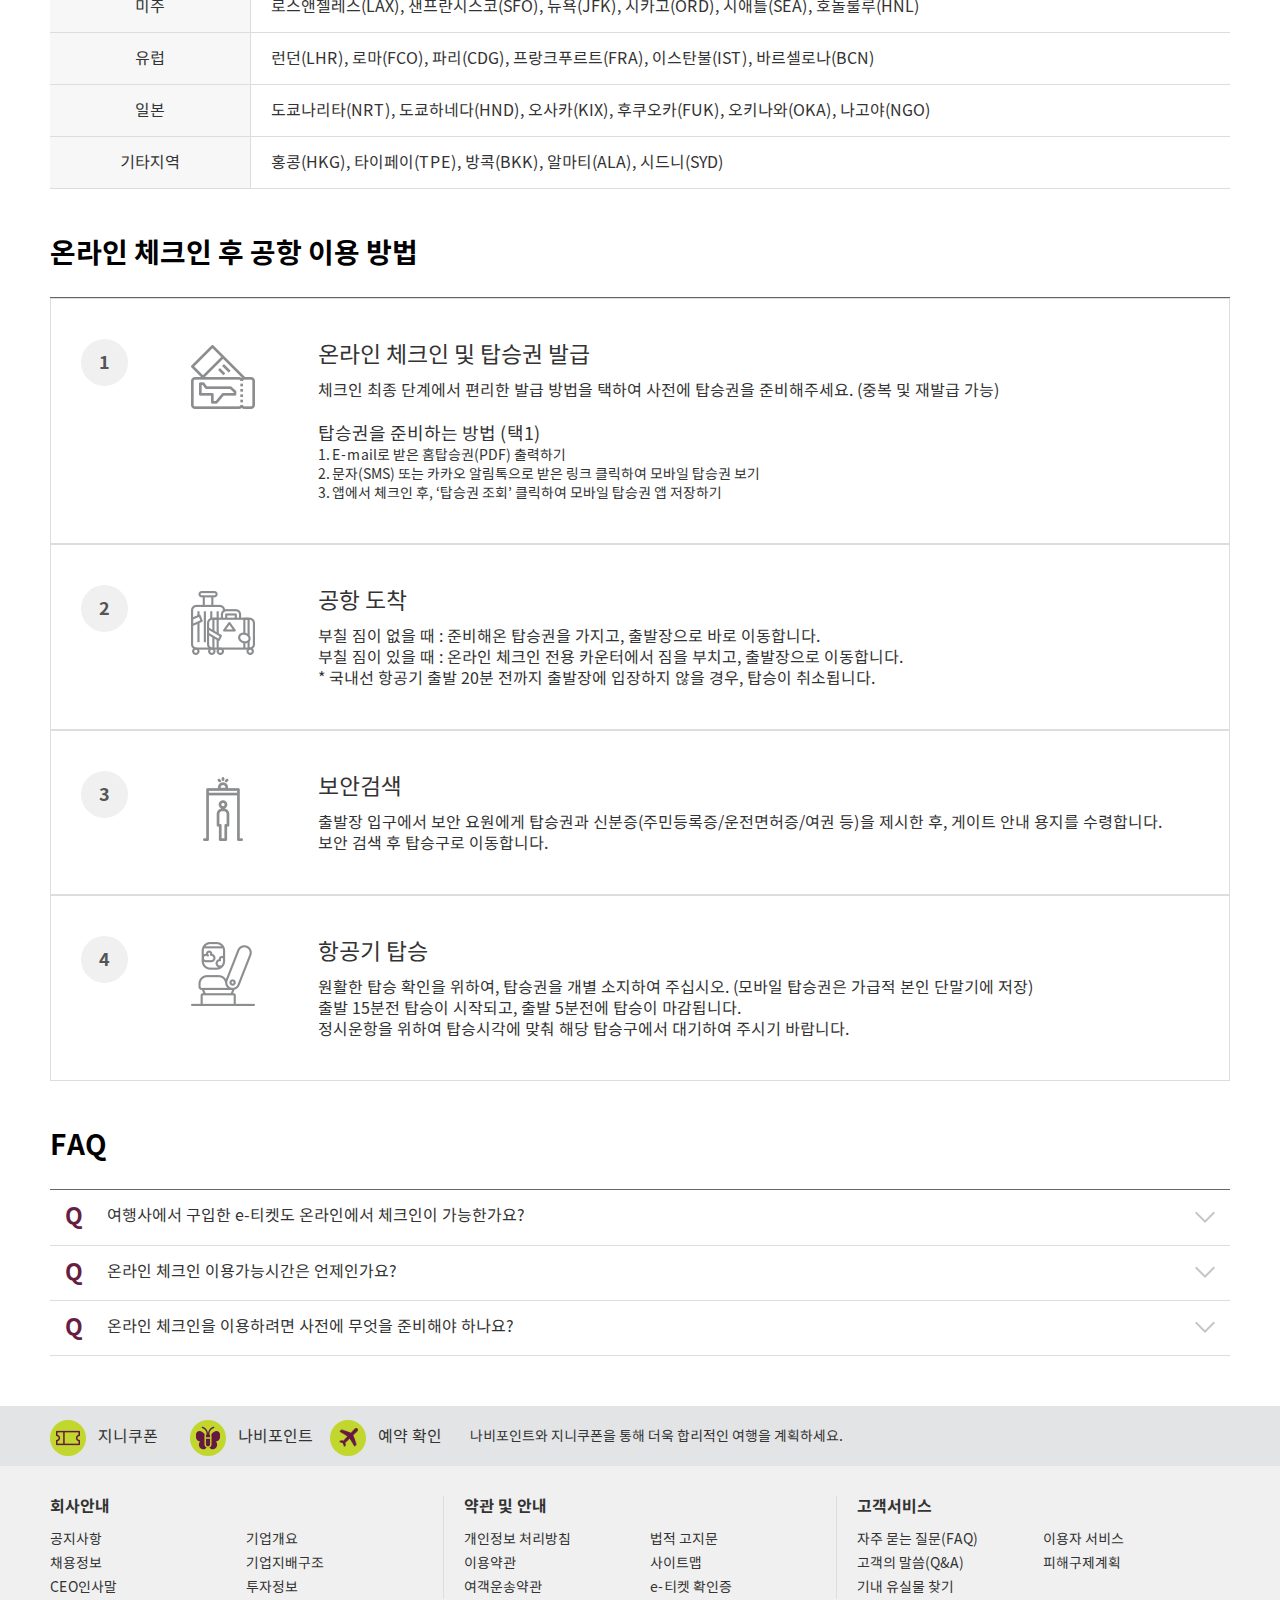
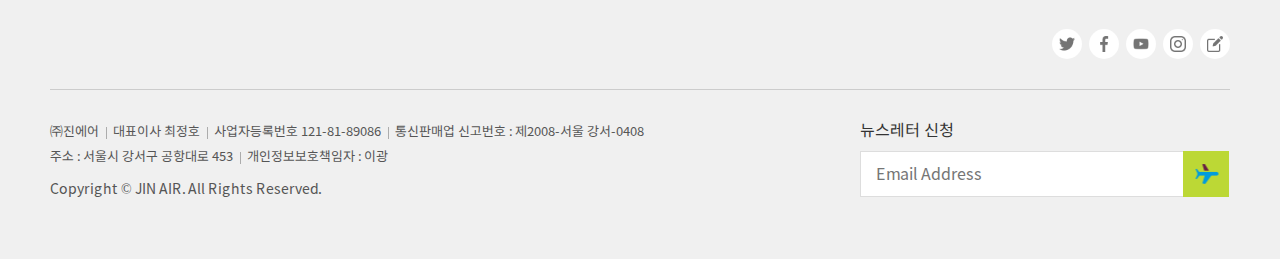
<file: jinair/checkIn.html>
<!DOCTYPE html>
<html lang="en">
<head>
    <meta charset="UTF-8">
    <meta name="viewport" content="width=device-width, initial-scale=1.0">
    <meta http-equiv="X-UA-Compatible" content="ie=edge">
    <link rel="stylesheet" href="./css/jquery-ui.min.css">
    <link rel="stylesheet" href="./css/default.css">
    <link rel="stylesheet" href="./css/common.css">
    <link rel="stylesheet" href="./css/sub.css">
    <link rel="stylesheet" href="./css/main.css">
    <link rel="stylesheet" href="./css/swiper.css">
    <link rel="stylesheet" href="./css/font.css">
    <!-- <link rel="stylesheet" type="text/css" href="./css/daterangepicker.css" /> -->
    <script type="text/javascript" src="./js/libs/swiper.min.js"></script>
    <script type="text/javascript" src="./js/libs/jquery-3.4.1.min.js"></script>
    <!-- <script type="text/javascript" src="./js/libs/moment.min.js"></script> -->
    <!-- <script type="text/javascript" src="./js/libs/daterangepicker.js"></script> -->
    <script type="text/javascript" src="./js/libs/jquery-ui.min.js"></script>

    <title>Document</title>
</head>
<body>
    <div id="wrap">
        <!-- header -->
        <header id="header">
            <!-- top-area -->
            <div class="top-area">
                <div class="inner">
                    <ul class="left-element">
                        <li><a href="#">마일리지 적립몰</a></li>
                        <li><a href="#">기내 면세점</a></li>
                        <li><a href="#">기업우대</a></li>
                    </ul>
                    <ul class="right-element">
                        <li><a href="#">로그인</a></li>
                        <li><a href="#">이벤트</a></li>
                        <li class="btn-tooltip">
                            <a href="#">고객서비스</a>
                            <ul class="tooltipbox">
                                <li><a href="#">공지사항</a></li>
                                <li><a href="#" >자주찾는질문</a></li>
                                <li><a href="#">고객의 말씀</a></li>
                                <li><a href="#">양식다운로드</a></li>
                            </ul>
                        </li>
                        <li class="lang-select">
                            <a href="#" class="btn-language"><span class="country01">대한민국</span></a>
                            <a href="#">한국어</a>
                            <a href="#">English</a>
                            <div class="layer-pop" id="layerLanguage">
                                <p class="pop-tit">선택하세요</p>
                                <select id="nation" title="국가" >
                                    <option value="KR">대한민국</option>
                                    <option value="DE">독일</option>
                                    <option value="US">미국</option>
                                    <option value="UZ">우즈베키스탄</option>
                                    <option value="CN">중국</option>
                                </select>
                                <select id="lang" title="언어">
                                </select>
                                <button type="button">적용하기</button>
                                <a href="#" class="btn-close"><span class="hd-element">팝업닫기버튼</span></a>
                            </div>
                        </li>
                    </ul>
                </div>
            </div>
            <!-- top-area -->
            <!-- body-area -->
            <div class="body-area">
                <div class="inner">
                    <h1 class="logo"><a href="./index.html"><img src="./images/common/logo.png" alt="진에어"></a></h1>
                    <div class="gnb-area">
                        <span class="gnb-line"></span>
                        <ul class="gnb">
                            <li><a href="./booking.html">예약</a></li>
                            <li><a href="./checkIn.html">여행 준비</a></li>
                            <li><a href="./travel.html">여행</a></li>
                            <li><a href="./mileage.html">마일리지몰</a></li>
                        </ul> 
                    </div>
                    <div class="nav-right">
                        <a href="#" class="btn-mypage">
                            <span class="hd-element">마이페이지버튼</span>
                        </a>
                        <button class="btn-search">
                            <span class="hd-element">검색버튼</span>
                        </button>
                        <div class="layer-pop" id="layerSearch">
                            <form action="">
                                <input type="text" placeholder="검색어를 입력하세요">
                                <button type="button" class="gray">검색</button>
                            </form>
                            <a href="#" class="btn-close"></a>
                        </div>
                    </div>
                </div>
            </div>
            <!-- body-area -->
        </header>
        <!-- header -->
        <!-- location-box -->
        <div class="location-box">
            <div class="inner">
                <ul class="location">
                    <li class="home"><a href="index.html"><span class="hd-element">메인으로 이동</span></a></li>
                    <li>
                        <a href="#">여행 준비</a>
                        <ul>
                            <li><a href="./booking.html">예약</a></li>
                            <li><a href="./checkIn.html">여행 준비</a></li>
                            <li><a href="./travel.html">여행</a></li>
                            <li><a href="./mileage.html">서비스안내</a></li>
                        </ul>
                    </li>
                    <li>
                        <a href="#">항공권 예약</a>
                        <ul>
                            <li><a href="#">항공권 예약</a></li>
                            <li><a href="#">예약 조희</a></li>
                            <li><a href="#">체크인</a></li>
                            <li><a href="#">운항 정보</a></li>
                            <li><a href="#">취항지 정보</a></li>
                        </ul>
                    </li>
                </ul>    
            </div>
        </div>
        <!-- location-box -->
        <!-- container -->
        <div id="container">
            <div class="cont checkin-cont">
                <div class="inner">
                    <h3>사전 체크인</h3>
                    <!-- tab-area -->
                    <div class="tab-area">
                        <ul class="tab">
                            <li class="on"><a href="#">온라인 체크인</a></li>
                            <li><a href="#">오토 체크인</a></li>
                        </ul>
                        <!-- tab-cont -->
                        <div class="tab-cont">
                            <div class="visual-banner">
                                <div class="banner-cont">
                                    <p class="tit">온라인 체크인이란?</p>
                                    <p>홈페이지나 모바일 앱에서<br/>빠른 사전 수속이 가능합니다. 홈/모바일 탑승권 허용 공항에서는,<br/>사전에 발급받은 탑승권으로 바로 게이트로 가실 수 있습니다.</p>
                                </div>
                            </div>
                            <div class="gray-box">
                                <p class="txt">공항 도착 전 체크인을 마치고, 편안하고 여유롭게 떠나세요!</p>
                                <button class="purple">지금 체크인하기</button>
                            </div>
                            <h4>이용 안내</h4>
                            <table class="table-type1">
                                <colgroup>
                                    <col width="160"> 
                                    <col width="440"> 
                                    <col width="160"> 
                                    <col width="420"> 
                                </colgroup>
                                <thead>
                                    <tr>
                                        <th scope="col">구분</th>
                                        <th scope="col">이용시간</th>
                                        <th scope="col">이용노선</th>
                                        <th scope="col">이용대상</th>
                                    </tr>
                                </thead>
                                <tbody>
                                    <tr>
                                        <th scope="row">국내선</th>
                                        <td>출발 24시간 ~ 30분 전까지</td>
                                        <th rowspan="2">전 노선</th>
                                        <td rowspan="2">항공권 결제가 완료된 전자항공권(E-Ticket)소지 고객</td>
                                    </tr>
                                    <tr>
                                        <th scope="row">국제선</th>
                                        <td>출발 48시간 ~ 1시간 전까지<br/>(미주 노선은 출발 24시간 전부터)</td>
                                    </tr>
                                </tbody>
                            </table>
                            <ul class="list-type1">
                                <li>이용 제한 노선 : 부산 출발 국내선 및 일부 부정기편</li>
                                <li>이용 제한 대상 : 타사 항공기로 운항하는 공동운항편 이용 고객</li>
                            </ul>
                            <h4>온라인 체크인 후 탑승권 발급 허용 공항
                            </h4>
                            <p class="txt-sub">다음 공항을 출발하는 항공편은 홈/모바일탑승권만으로 바로 출국장 입장이 가능합니다.</p>
                            <table class="table-type1">
                                <colgroup>
                                    <col width="200"> 
                                    <col width="*"> 
                                </colgroup>
                                <thead>
                                    <tr>
                                        <th scope="col">지역</th>
                                        <th scope="col">출발 공항</th>
                                    </tr>
                                </thead>
                                <tbody>
                                    <tr>
                                        <th scope="row">국내</th>
                                        <td>전 공항 (인천공항, 김포공항, 제주공항, 광주공항, 여수공항, 대구공항, 청주공항)</td>
                                    </tr>
                                    <tr>
                                        <th scope="row">미주</th>
                                        <td>로스앤젤레스(LAX), 샌프란시스코(SFO), 뉴욕(JFK), 시카고(ORD), 시애틀(SEA), 호놀룰루(HNL)</td>
                                    </tr>
                                    <tr>
                                        <th scope="row">유럽</th>
                                        <td>런던(LHR), 로마(FCO), 파리(CDG), 프랑크푸르트(FRA), 이스탄불(IST), 바르셀로나(BCN)</td>
                                    </tr>
                                    <tr>
                                        <th scope="row">일본</th>
                                        <td>도쿄나리타(NRT), 도쿄하네다(HND), 오사카(KIX), 후쿠오카(FUK), 오키나와(OKA), 나고야(NGO)</td>
                                    </tr>
                                    <tr>
                                        <th scope="row">기타지역</th>
                                        <td>홍콩(HKG), 타이페이(TPE), 방콕(BKK), 알마티(ALA), 시드니(SYD)</td>
                                    </tr>
                                </tbody>
                            </table>
                            <h4>온라인 체크인 후 공항 이용 방법</h4>
                            <div class="icon-row">
                                <ul>
                                    <li>
                                        <span class="num">1</span>
                                        <span class="ico ico01"></span>
                                        <div class="txt-wrap">
                                            <dl>
                                                <dt>온라인 체크인 및 탑승권 발급</dt>
                                                <dd>체크인 최종 단계에서 편리한 발급 방법을 택하여 사전에 탑승권을 준비해주세요. (중복 및 재발급 가능)</dd>
                                            </dl>
                                            <p>탑승권을 준비하는 방법 (택1)</p>
                                            <ol>
                                                <li>1. E-mail로 받은 홈탑승권(PDF) 출력하기</li>
                                                <li>2. 문자(SMS) 또는 카카오 알림톡으로 받은 링크 클릭하여 모바일 탑승권 보기</li>
                                                <li>3. 앱에서 체크인 후, ‘탑승권 조회’ 클릭하여 모바일 탑승권 앱 저장하기</li>
                                            </ol>
                                        </div>
                                    </li>
                                    <li>
                                        <span class="num">2</span>
                                        <span class="ico ico02"></span>
                                        <div class="txt-wrap">
                                            <dl>
                                                <dt>공항 도착</dt>
                                                <dd>부칠 짐이 없을 때 : 준비해온 탑승권을 가지고, 출발장으로 바로 이동합니다.</dd>
                                                <dd>부칠 짐이 있을 때 : 온라인 체크인 전용 카운터에서 짐을 부치고, 출발장으로 이동합니다.<br/>
                                                    <span>* 국내선 항공기 출발 20분 전까지 출발장에 입장하지 않을 경우, 탑승이 취소됩니다.</span>
                                                </dd>
                                            </dl>
                                        </div>
                                    </li>
                                    <li>
                                        <span class="num">3</span>
                                        <span class="ico ico03"></span>
                                        <div class="txt-wrap">
                                            <dl>
                                                <dt>보안검색</dt>
                                                <dd>출발장 입구에서 보안 요원에게 탑승권과 신분증(주민등록증/운전면허증/여권 등)을 제시한 후, 게이트 안내 용지를 수령합니다.</dd>
                                                <dd>보안 검색 후 탑승구로 이동합니다.</dd>
                                            </dl>
                                        </div>
                                    </li>
                                    <li>
                                        <span class="num">4</span>
                                        <span class="ico ico04"></span>
                                        <div class="txt-wrap">
                                            <dl>
                                                <dt>항공기 탑승</dt>
                                                <dd>원활한 탑승 확인을 위하여, 탑승권을 개별 소지하여 주십시오. (모바일 탑승권은 가급적 본인 단말기에 저장)</dd>
                                                <dd>출발 15분전 탑승이 시작되고, 출발 5분전에 탑승이 마감됩니다.</dd>
                                                <dd>정시운항을 위하여 탑승시각에 맞춰 해당 탑승구에서 대기하여 주시기 바랍니다.</dd>
                                            </dl>
                                        </div>
                                    </li>
                                </ul>
                            </div>
                            <h4>FAQ</h4>
                            <div class="faq-wrap">
                                <div class="ques-wrap">
                                    <span class="txt-ques">Q</span>
                                    <span class="tit">여행사에서 구입한 e-티켓도 온라인에서 체크인이 가능한가요?</span>
                                    <span class="btn-faq-toggle">내용펼치기</span>
                                </div>
                                <div class="answ-wrap">
                                    <span class="txt-answ">A</span>
                                    <div class="answ-cont">
                                        <p>여행사에서 구입한 항공권이라도 체크인이 가능합니다. 하지만 타사 항공기로 운항하는 공동운항편을 이용하시는 경우에는 이용이 제한됩니다.</p>
                                    </div>
                                </div>
                                <div class="ques-wrap">
                                    <span class="txt-ques">Q</span>
                                    <span class="tit">온라인 체크인 이용가능시간은 언제인가요?</span>
                                    <span class="btn-faq-toggle">내용펼치기</span>
                                </div>
                                <div class="answ-wrap">
                                    <span class="txt-answ">A</span>
                                    <div class="answ-cont">
                                        <p>예약하신 항공편 출발 48시간 전부터 홈페이지나 모바일 기기에서 이용할 수 있습니다.</p>
                                        <ul>
                                            <li>- 국제선 : 출발 48시간 전 ~ 1시간 전까지 (단, 미주노선은 24시간 전부터 이용 가능)</li>
                                            <li>- 국내선 : 출발 24시간 전 ~ 30분 전까지</li>
                                        </ul>
                                    </div>
                                </div>
                                <div class="ques-wrap">
                                    <span class="txt-ques">Q</span>
                                    <span class="tit">온라인 체크인을 이용하려면 사전에 무엇을 준비해야 하나요?</span>
                                    <span class="btn-faq-toggle">내용펼치기</span>
                                </div>
                                <div class="answ-wrap">
                                    <span class="txt-answ">A</span>
                                    <div class="answ-cont">
                                        <p>아래 정보를 입력하시면 됩니다.</p>
                                        <ul>
                                            <li>1. 항공편 출발일</li>
                                            <li>2. 예약번호(6 or 8자리) 혹은 전자항공권번호(13자리)<br/>온라인체크인은 로그인 없이, 위의 정보만 입력하면 쉽고 간편하게 이용하실 수 있습니다.</li>
                                        </ul>
                                    </div>
                                </div>
                            </div>
                        </div>
                        <!-- tab-cont -->
                    </div>
                    <!-- tab-area -->
                </div>
            </div>
        </div>
        <!-- container -->
        <!-- footer -->
        <footer>
            <!-- quick-nav -->
            <div class="quick-nav">
                <div class="inner">
                    <ul class="quick-icon">
                        <li><a href="#">지니쿠폰</a></li>
                        <li><a href="#">나비포인트</a></li>
                        <li><a href="#">예약 확인</a></li>
                    </ul>
                    <p>나비포인트와 지니쿠폰을 통해 더욱 합리적인 여행을 계획하세요.</p>
                </div>
            </div>
            <!-- quick-nav -->
            <!-- foot-menuwrap -->
            <div class="menu-wrap">
                <div class="inner">
                    <dl>
                        <dt>회사안내</dt>
                        <dd>
                            <ul>
                                <li><a href="#">공지사항</a></li>
                                <li><a href="#">채용정보</a></li>
                                <li><a href="#">CEO인사말</a></li>
                            </ul>
                            <ul>
                                <li><a href="#">기업개요</a></li>
                                <li><a href="#">기업지배구조</a></li>
                                <li><a href="#">투자정보</a></li>
                            </ul>
                        </dd>
                    </dl>
                    <dl>
                        <dt>약관 및 안내</dt>
                        <dd>
                            <ul>
                                <li><a href="#">개인정보 처리방침</a></li>
                                <li><a href="#">이용약관</a></li>
                                <li><a href="#">여객운송약관</a></li>
                            </ul>
                            <ul>
                                <li><a href="#">법적 고지문</a></li>
                                <li><a href="#">사이트맵</a></li>
                                <li><a href="#">e-티켓 확인증</a></li>
                            </ul>
                        </dd>
                    </dl>
                    <dl>
                        <dt>고객서비스</dt>
                        <dd>
                            <ul>
                                <li><a href="#">자주 묻는 질문(FAQ)</a></li>
                                <li><a href="#">고객의 말씀(Q&A)</a></li>
                                <li><a href="#">기내 유실물 찾기</a></li>
                            </ul>
                            <ul>
                                <li><a href="#">이용자 서비스</a></li>
                                <li><a href="#">피해구제계획</a></li>
                            </ul>
                        </dd>
                    </dl>
                    <div class="sns-wrap">
                        <ul class="sns">
                            <li class="twitter"><a href="#">트위터 바로가기</a></li>
                            <li class="facebook"><a href="#">페이스북 바로가기</a></li>
                            <li class="youtube"><a href="#">유튜브 바로가기</a></li>
                            <li class="insta"><a href="#">인스타그램 바로가기</a></li>
                            <li class="blog"><a href="#">블로그 바로가기</a></li>
                        </ul>
                    </div>
                </div>
            </div>
            <!-- foot-menuwrap -->
            <div class="info-wrap">
                <div class="inner">
                    <div class="info">
                        <address>
                            <ul>
                                <li>
                                    <ul>
                                        <li>㈜진에어</li>
                                        <li>대표이사 최정호</li>
                                        <li>사업자등록번호 121-81-89086</li>
                                        <li>통신판매업 신고번호 : 제2008-서울 강서-0408</li>
                                    </ul>
                                </li>
                                <li>
                                    <ul>
                                        <li>주소 : 서울시 강서구 공항대로 453</li>
                                        <li>개인정보보호책임자 : 이광</li>
                                    </ul>
                                </li>
                            </ul>
                        </address>
                        <p class="copy">Copyright © JIN AIR. All Rights Reserved.</p>
                    </div>
                    <div class="newsletter">
                        <h3>뉴스레터 신청</h3>
                        <input type="text" name="emAdrNewsletter" id="emAdrNewsletter" placeholder="Email Address"> 
                        <a href="#" id="btnAddNewsLetter">신청</a>
                    </div>
                </div>
            </div>
        </footer>
        <!-- footer -->
    </div>
    <script type="text/javascript" src="./js/common.js"></script>
</body>
</html>
</file>
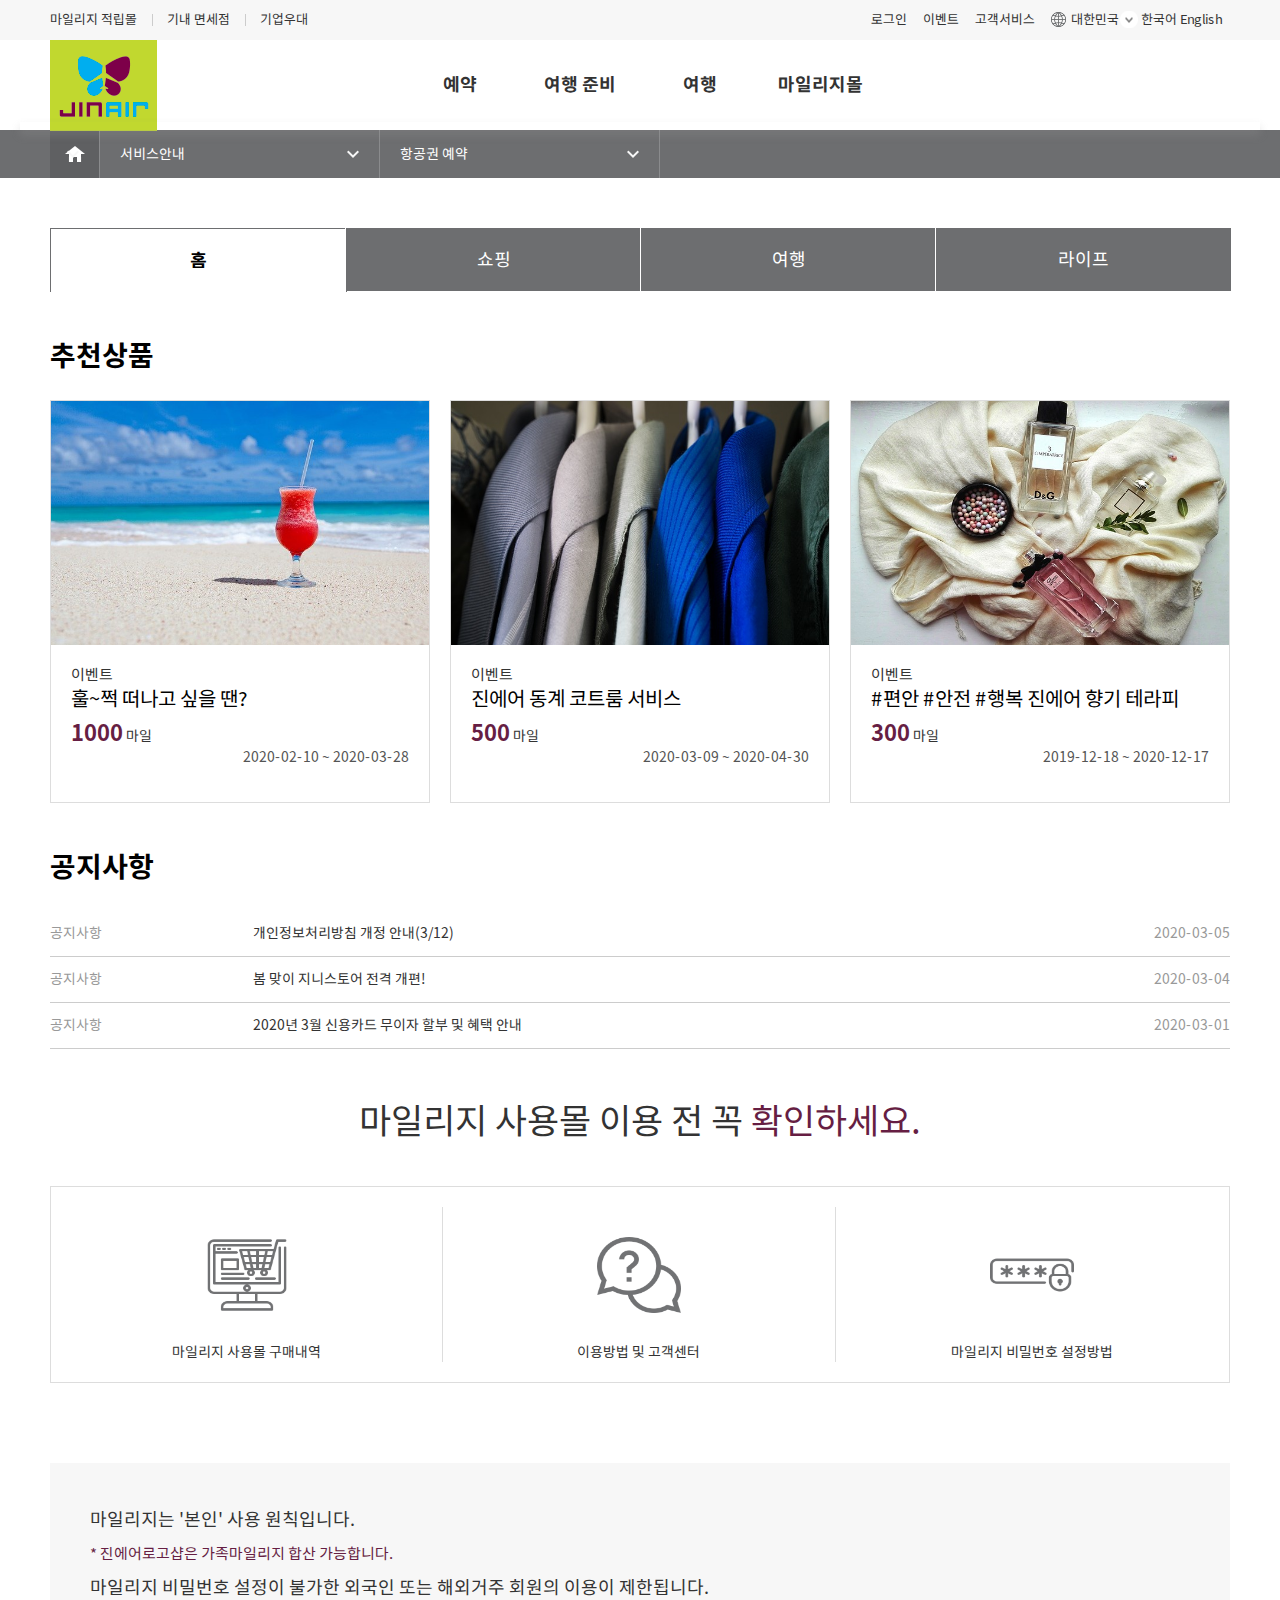
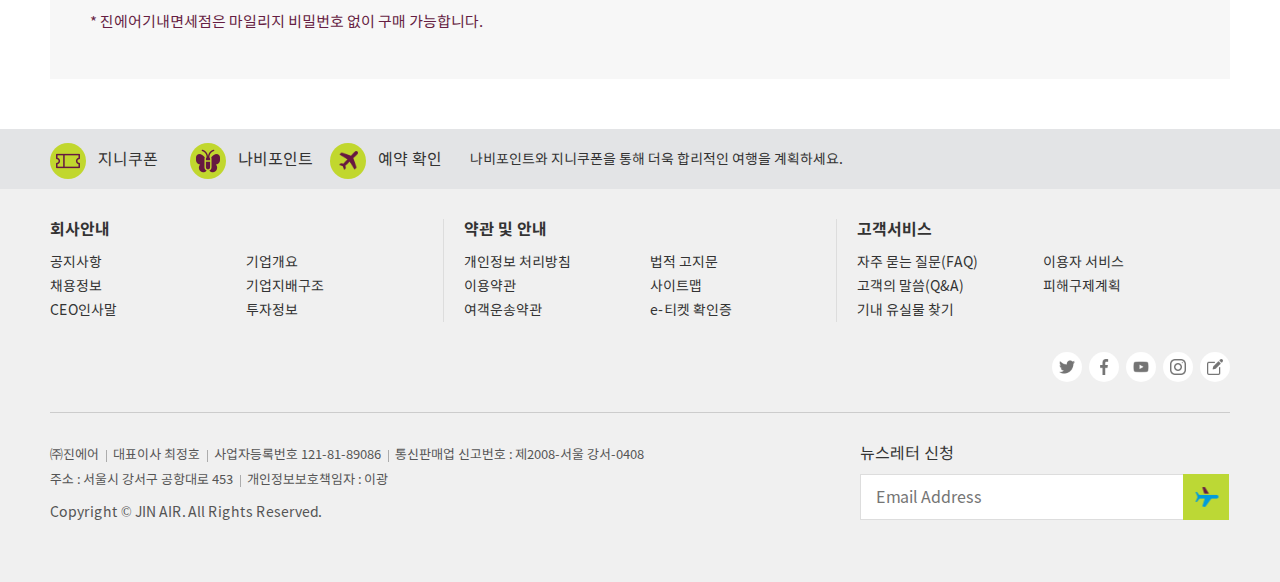
<file: jinair/mileage.html>
<!DOCTYPE html>
<html lang="en">
<head>
    <meta charset="UTF-8">
    <meta name="viewport" content="width=device-width, initial-scale=1.0">
    <meta http-equiv="X-UA-Compatible" content="ie=edge">
    <link rel="stylesheet" href="./css/jquery-ui.min.css">
    <link rel="stylesheet" href="./css/default.css">
    <link rel="stylesheet" href="./css/common.css">
    <link rel="stylesheet" href="./css/sub.css">
    <link rel="stylesheet" href="./css/main.css">
    <link rel="stylesheet" href="./css/swiper.css">
    <link rel="stylesheet" href="./css/font.css">
    <!-- <link rel="stylesheet" type="text/css" href="./css/daterangepicker.css" /> -->
    <script type="text/javascript" src="./js/libs/swiper.min.js"></script>
    <script type="text/javascript" src="./js/libs/jquery-3.4.1.min.js"></script>
    <!-- <script type="text/javascript" src="./js/libs/moment.min.js"></script> -->
    <!-- <script type="text/javascript" src="./js/libs/daterangepicker.js"></script> -->
    <script type="text/javascript" src="./js/libs/jquery-ui.min.js"></script>

    <title>Document</title>
</head>
<body>
    <div id="wrap">
        <!-- header -->
        <header id="header">
            <!-- top-area -->
            <div class="top-area">
                <div class="inner">
                    <ul class="left-element">
                        <li><a href="#">마일리지 적립몰</a></li>
                        <li><a href="#">기내 면세점</a></li>
                        <li><a href="#">기업우대</a></li>
                    </ul>
                    <ul class="right-element">
                        <li><a href="#">로그인</a></li>
                        <li><a href="#">이벤트</a></li>
                        <li class="btn-tooltip">
                            <a href="#">고객서비스</a>
                            <ul class="tooltipbox">
                                <li><a href="#">공지사항</a></li>
                                <li><a href="#" >자주찾는질문</a></li>
                                <li><a href="#">고객의 말씀</a></li>
                                <li><a href="#">양식다운로드</a></li>
                            </ul>
                        </li>
                        <li class="lang-select">
                            <a href="#" class="btn-language"><span class="country01">대한민국</span></a>
                            <a href="#">한국어</a>
                            <a href="#">English</a>
                            <div class="layer-pop" id="layerLanguage">
                                <p class="pop-tit">선택하세요</p>
                                <select id="nation" title="국가" >
                                    <option value="KR">대한민국</option>
                                    <option value="DE">독일</option>
                                    <option value="US">미국</option>
                                    <option value="UZ">우즈베키스탄</option>
                                    <option value="CN">중국</option>
                                </select>
                                <select id="lang" title="언어">
                                </select>
                                <button type="button">적용하기</button>
                                <a href="#" class="btn-close"><span class="hd-element">팝업닫기버튼</span></a>
                            </div>
                        </li>
                    </ul>
                </div>
            </div>
            <!-- top-area -->
            <!-- body-area -->
            <div class="body-area">
                <div class="inner">
                    <h1 class="logo"><a href="./index.html"><img src="./images/common/logo.png" alt="진에어"></a></h1>
                    <div class="gnb-area">
                        <span class="gnb-line"></span>
                        <ul class="gnb">
                            <li><a href="./booking.html">예약</a></li>
                            <li><a href="./checkIn.html">여행 준비</a></li>
                            <li><a href="./travel.html">여행</a></li>
                            <li><a href="./mileage.html">마일리지몰</a></li>
                        </ul> 
                    </div>
                    <div class="nav-right">
                        <a href="#" class="btn-mypage">
                            <span class="hd-element">마이페이지버튼</span>
                        </a>
                        <button class="btn-search">
                            <span class="hd-element">검색버튼</span>
                        </button>
                        <div class="layer-pop" id="layerSearch">
                            <form action="">
                                <input type="text" placeholder="검색어를 입력하세요">
                                <button type="button" class="gray">검색</button>
                            </form>
                            <a href="#" class="btn-close"></a>
                        </div>
                    </div>
                </div>
            </div>
            <!-- body-area -->
        </header>
        <!-- header -->
        <!-- location-box -->
        <div class="location-box">
            <div class="inner">
                <ul class="location">
                    <li class="home"><a href="index.html"><span class="hd-element">메인으로 이동</span></a></li>
                    <li>
                        <a href="#">서비스안내</a>
                        <ul>
                            <li><a href="./booking.html">예약</a></li>
                            <li><a href="./checkIn.html">여행 준비</a></li>
                            <li><a href="./travel.html">여행</a></li>
                            <li><a href="./mileage.html">서비스안내</a></li>
                        </ul>
                    </li>
                    <li>
                        <a href="#">항공권 예약</a>
                        <ul>
                            <li><a href="#">항공권 예약</a></li>
                            <li><a href="#">예약 조희</a></li>
                            <li><a href="#">체크인</a></li>
                            <li><a href="#">운항 정보</a></li>
                            <li><a href="#">취항지 정보</a></li>
                        </ul>
                    </li>
                </ul>    
            </div>
        </div>
        <!-- location-box -->
        <!-- container -->
        <div id="container">
            <div class="cont mileage-cont">
                <div class="inner">
                    <div class="tab-area">
                        <ul class="tab">
                            <li class="on"><a href="#">홈</a></li>
                            <li><a href="#">쇼핑</a></li>
                            <li><a href="#">여행</a></li>
                            <li><a href="#">라이프</a></li>
                        </ul>
                        <!-- tab-cont -->
                        <div class="tab-cont">
                            <h4>추천상품</h4>
                            <ul class="product-list">
                                <li>
                                    <a href="#">
                                        <div class="img-wrap">
                                            <img src="./images/main/main-event-01.jpg" alt="훌~쩍 떠나고 싶을 땐?">
                                        </div>
                                        <dl>
                                            <dt>
                                                <span class="sub-txt">이벤트</span>
                                                <p class="tit">훌~쩍 떠나고 싶을 땐?</p>
                                            </dt>
                                            <dd>
                                                <div class="price"><span class="num">1000</span><span class="unit">마일</span></div>
                                                <div class="date">2020-02-10 ~ 2020-03-28</div>
                                            </dd>
                                        </dl>
                                    </a>
                                </li>
                                <li>
                                    <a href="#">
                                        <div class="img-wrap">
                                            <img src="./images/main/main-event-02.jpg" alt="진에어 동계 코트룸 서비스">
                                        </div>
                                        <dl>
                                            <dt>
                                                <span class="sub-txt">이벤트</span>
                                                <p class="tit">진에어 동계 코트룸 서비스</p>
                                            </dt>
                                            <dd>
                                                <div class="price"><span class="num">500</span><span class="unit">마일</span></div>
                                                <div class="date">2020-03-09 ~ 2020-04-30</div>
                                            </dd>
                                        </dl>
                                    </a>
                                </li>
                                <li>
                                    <a href="#">
                                        <div class="img-wrap">
                                            <img src="./images/main/main-event-03.jpg" alt="#편안 #안전 #행복 진에어 향기 테라피">
                                        </div>
                                        <dl>
                                            <dt>
                                                <span class="sub-txt">이벤트</span>
                                                <p class="tit">#편안 #안전 #행복 진에어 향기 테라피</p>
                                            </dt>
                                            <dd>
                                                <div class="price"><span class="num">300</span><span class="unit">마일</span></div>
                                                <div class="date">2019-12-18 ~ 2020-12-17</div>
                                            </dd>
                                        </dl>
                                    </a>
                                </li>
                            </ul>
                            <h4>공지사항</h4>
                            <ul class="notice-list">
                                <li>
                                    <span class="category">공지사항</span>
                                    <a href="#">개인정보처리방침 개정 안내(3/12)</a>
                                    <span class="date">2020-03-05</span>
                                </li>
                                <li>
                                    <span class="category">공지사항</span>
                                    <a href="#">봄 맞이 지니스토어 전격 개편!</a>
                                    <span class="date">2020-03-04</span>
                                </li>
                                <li>
                                    <span class="category">공지사항</span>
                                    <a href="#">2020년 3월 신용카드 무이자 할부 및 혜택 안내</a>
                                    <span class="date">2020-03-01</span>
                                </li>
                            </ul>
                            <div class="mileage-info">
                                <p class="tit">마일리지 사용몰 이용 전 꼭 <em class="purple">확인하세요.</em></p>
                                <ul class="info-icon-wrap">
                                    <li>
                                        <a href="#"><p>마일리지 사용몰 구매내역</p></a>
                                    </li>
                                    <li>
                                        <a href="#"><p>이용방법 및 고객센터</p></a>
                                    </li>
                                    <li>
                                        <a href="#"><p>마일리지 비밀번호 설정방법</p></a>
                                    </li>
                                </ul>
                                <div class="gray-box">
                                    <p>마일리지는 '본인' 사용 원칙입니다.</p>
                                    <em class="purple">* 진에어로고샵은 가족마일리지 합산 가능합니다.</em>
                                    <p>마일리지 비밀번호 설정이 불가한 외국인 또는 해외거주 회원의 이용이 제한됩니다.</p>
                                    <em class="purple">* 진에어기내면세점은 마일리지 비밀번호 없이 구매 가능합니다.</em>
                                </div>
                            </div>
                        </div>
                        <!-- tab-cont -->
                    </div>
                </div>
            </div>
        </div>
        <!-- container -->
        <!-- footer -->
        <footer>
            <!-- quick-nav -->
            <div class="quick-nav">
                <div class="inner">
                    <ul class="quick-icon">
                        <li><a href="#">지니쿠폰</a></li>
                        <li><a href="#">나비포인트</a></li>
                        <li><a href="#">예약 확인</a></li>
                    </ul>
                    <p>나비포인트와 지니쿠폰을 통해 더욱 합리적인 여행을 계획하세요.</p>
                </div>
            </div>
            <!-- quick-nav -->
            <!-- foot-menuwrap -->
            <div class="menu-wrap">
                <div class="inner">
                    <dl>
                        <dt>회사안내</dt>
                        <dd>
                            <ul>
                                <li><a href="#">공지사항</a></li>
                                <li><a href="#">채용정보</a></li>
                                <li><a href="#">CEO인사말</a></li>
                            </ul>
                            <ul>
                                <li><a href="#">기업개요</a></li>
                                <li><a href="#">기업지배구조</a></li>
                                <li><a href="#">투자정보</a></li>
                            </ul>
                        </dd>
                    </dl>
                    <dl>
                        <dt>약관 및 안내</dt>
                        <dd>
                            <ul>
                                <li><a href="#">개인정보 처리방침</a></li>
                                <li><a href="#">이용약관</a></li>
                                <li><a href="#">여객운송약관</a></li>
                            </ul>
                            <ul>
                                <li><a href="#">법적 고지문</a></li>
                                <li><a href="#">사이트맵</a></li>
                                <li><a href="#">e-티켓 확인증</a></li>
                            </ul>
                        </dd>
                    </dl>
                    <dl>
                        <dt>고객서비스</dt>
                        <dd>
                            <ul>
                                <li><a href="#">자주 묻는 질문(FAQ)</a></li>
                                <li><a href="#">고객의 말씀(Q&A)</a></li>
                                <li><a href="#">기내 유실물 찾기</a></li>
                            </ul>
                            <ul>
                                <li><a href="#">이용자 서비스</a></li>
                                <li><a href="#">피해구제계획</a></li>
                            </ul>
                        </dd>
                    </dl>
                    <div class="sns-wrap">
                        <ul class="sns">
                            <li class="twitter"><a href="#">트위터 바로가기</a></li>
                            <li class="facebook"><a href="#">페이스북 바로가기</a></li>
                            <li class="youtube"><a href="#">유튜브 바로가기</a></li>
                            <li class="insta"><a href="#">인스타그램 바로가기</a></li>
                            <li class="blog"><a href="#">블로그 바로가기</a></li>
                        </ul>
                    </div>
                </div>
            </div>
            <!-- foot-menuwrap -->
            <div class="info-wrap">
                <div class="inner">
                    <div class="info">
                        <address>
                            <ul>
                                <li>
                                    <ul>
                                        <li>㈜진에어</li>
                                        <li>대표이사 최정호</li>
                                        <li>사업자등록번호 121-81-89086</li>
                                        <li>통신판매업 신고번호 : 제2008-서울 강서-0408</li>
                                    </ul>
                                </li>
                                <li>
                                    <ul>
                                        <li>주소 : 서울시 강서구 공항대로 453</li>
                                        <li>개인정보보호책임자 : 이광</li>
                                    </ul>
                                </li>
                            </ul>
                        </address>
                        <p class="copy">Copyright © JIN AIR. All Rights Reserved.</p>
                    </div>
                    <div class="newsletter">
                        <h3>뉴스레터 신청</h3>
                        <input type="text" name="emAdrNewsletter" id="emAdrNewsletter" placeholder="Email Address"> 
                        <a href="#" id="btnAddNewsLetter">신청</a>
                    </div>
                </div>
            </div>
        </footer>
        <!-- footer -->
    </div>
    <script type="text/javascript" src="./js/common.js"></script>
</body>
</html>
</file>
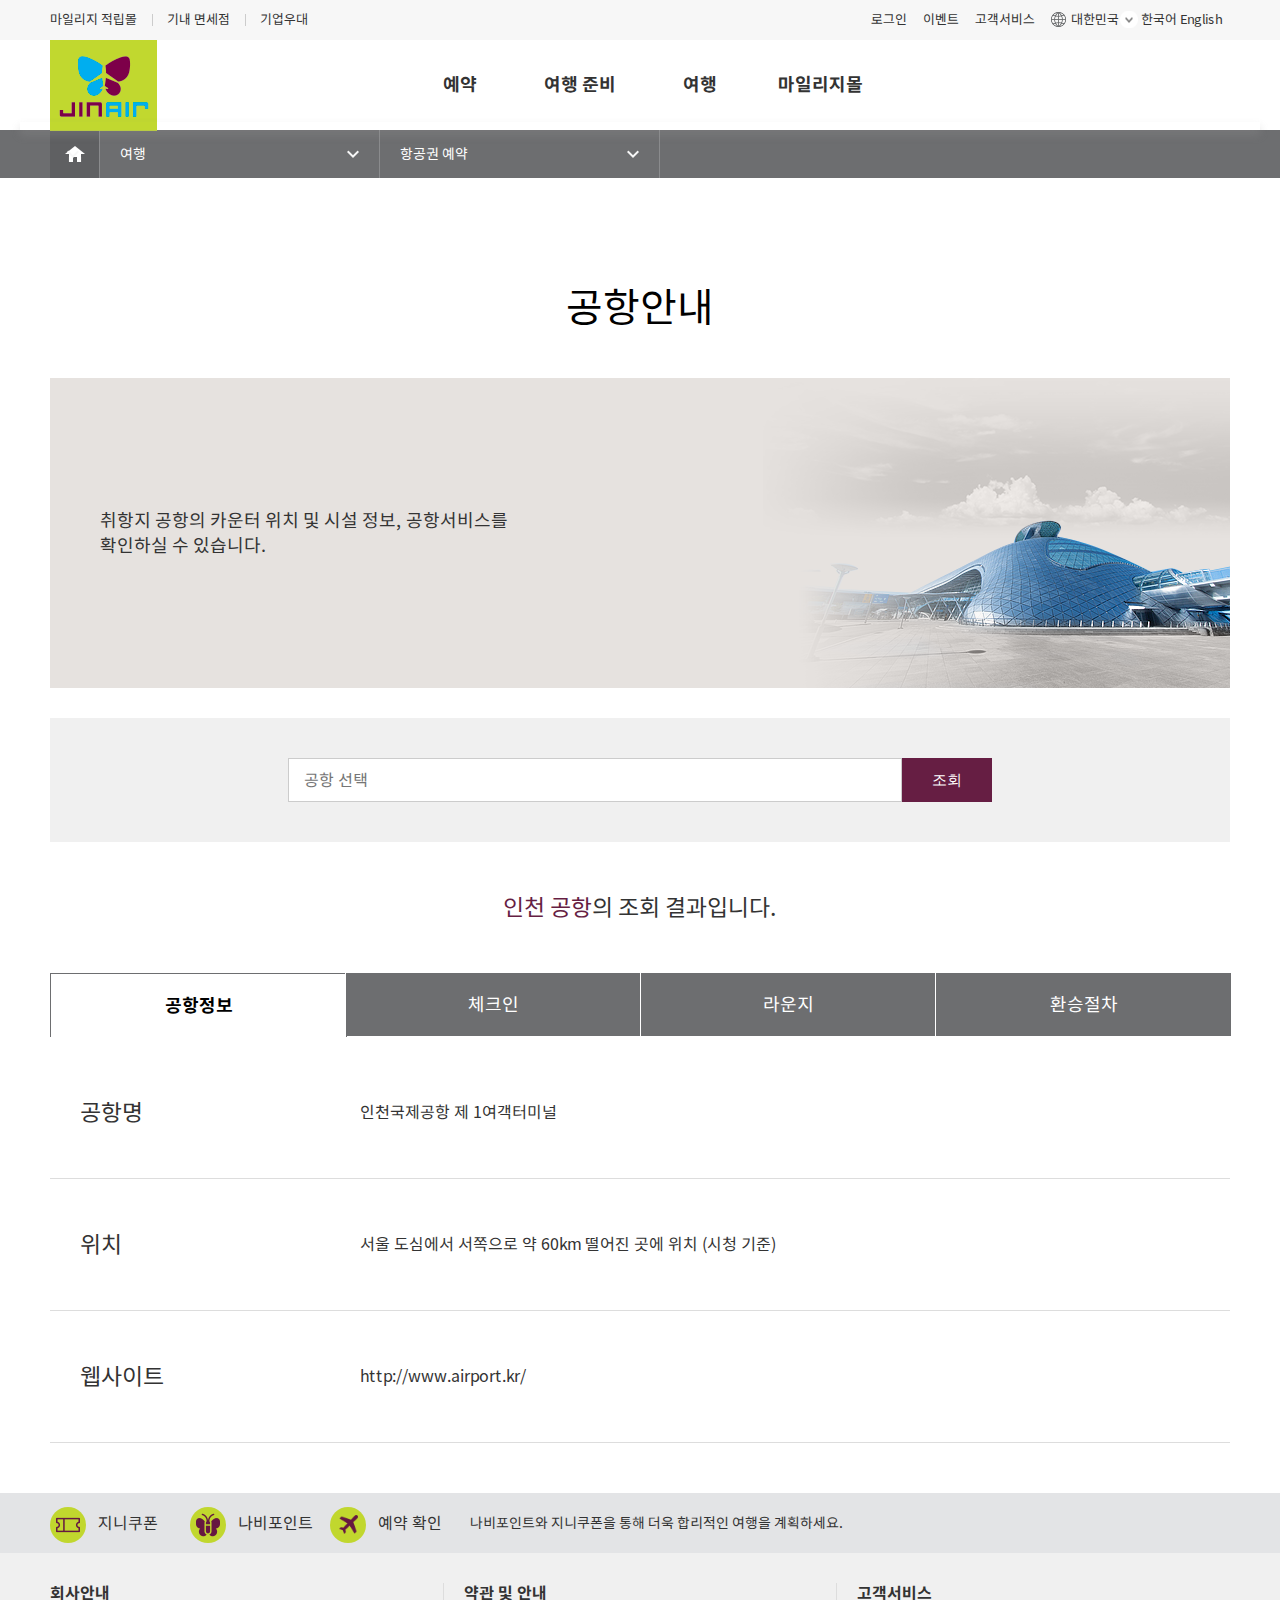
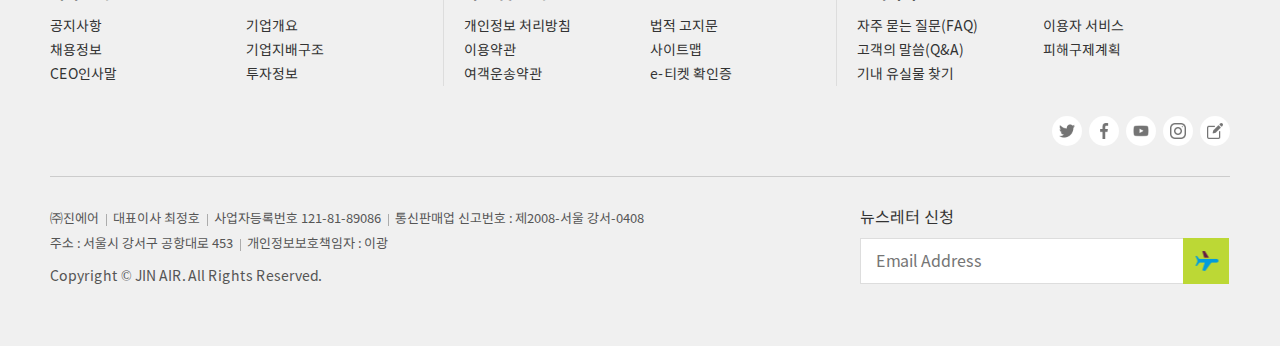
<file: jinair/travel.html>
<!DOCTYPE html>
<html lang="en">
<head>
    <meta charset="UTF-8">
    <meta name="viewport" content="width=device-width, initial-scale=1.0">
    <meta http-equiv="X-UA-Compatible" content="ie=edge">
    <link rel="stylesheet" href="./css/jquery-ui.min.css">
    <link rel="stylesheet" href="./css/default.css">
    <link rel="stylesheet" href="./css/common.css">
    <link rel="stylesheet" href="./css/sub.css">
    <link rel="stylesheet" href="./css/main.css">
    <link rel="stylesheet" href="./css/swiper.css">
    <link rel="stylesheet" href="./css/font.css">
    <!-- <link rel="stylesheet" type="text/css" href="./css/daterangepicker.css" /> -->
    <script type="text/javascript" src="./js/libs/swiper.min.js"></script>
    <script type="text/javascript" src="./js/libs/jquery-3.4.1.min.js"></script>
    <!-- <script type="text/javascript" src="./js/libs/moment.min.js"></script> -->
    <!-- <script type="text/javascript" src="./js/libs/daterangepicker.js"></script> -->
    <script type="text/javascript" src="./js/libs/jquery-ui.min.js"></script>

    <title>Document</title>
</head>
<body>
    <div id="wrap">
        <!-- header -->
        <header id="header">
            <!-- top-area -->
            <div class="top-area">
                <div class="inner">
                    <ul class="left-element">
                        <li><a href="#">마일리지 적립몰</a></li>
                        <li><a href="#">기내 면세점</a></li>
                        <li><a href="#">기업우대</a></li>
                    </ul>
                    <ul class="right-element">
                        <li><a href="#">로그인</a></li>
                        <li><a href="#">이벤트</a></li>
                        <li class="btn-tooltip">
                            <a href="#">고객서비스</a>
                            <ul class="tooltipbox">
                                <li><a href="#">공지사항</a></li>
                                <li><a href="#" >자주찾는질문</a></li>
                                <li><a href="#">고객의 말씀</a></li>
                                <li><a href="#">양식다운로드</a></li>
                            </ul>
                        </li>
                        <li class="lang-select">
                            <a href="#" class="btn-language"><span class="country01">대한민국</span></a>
                            <a href="#">한국어</a>
                            <a href="#">English</a>
                            <div class="layer-pop" id="layerLanguage">
                                <p class="pop-tit">선택하세요</p>
                                <select id="nation" title="국가" >
                                    <option value="KR">대한민국</option>
                                    <option value="DE">독일</option>
                                    <option value="US">미국</option>
                                    <option value="UZ">우즈베키스탄</option>
                                    <option value="CN">중국</option>
                                </select>
                                <select id="lang" title="언어">
                                </select>
                                <button type="button">적용하기</button>
                                <a href="#" class="btn-close"><span class="hd-element">팝업닫기버튼</span></a>
                            </div>
                        </li>
                    </ul>
                </div>
            </div>
            <!-- top-area -->
            <!-- body-area -->
            <div class="body-area">
                <div class="inner">
                    <h1 class="logo"><a href="./index.html"><img src="./images/common/logo.png" alt="진에어"></a></h1>
                    <div class="gnb-area">
                        <span class="gnb-line"></span>
                        <ul class="gnb">
                            <li><a href="./booking.html">예약</a></li>
                            <li><a href="./checkIn.html">여행 준비</a></li>
                            <li><a href="./travel.html">여행</a></li>
                            <li><a href="./mileage.html">마일리지몰</a></li>
                        </ul> 
                    </div>
                    <div class="nav-right">
                        <a href="#" class="btn-mypage">
                            <span class="hd-element">마이페이지버튼</span>
                        </a>
                        <button class="btn-search">
                            <span class="hd-element">검색버튼</span>
                        </button>
                        <div class="layer-pop" id="layerSearch">
                            <form action="">
                                <input type="text" placeholder="검색어를 입력하세요">
                                <button type="button" class="gray">검색</button>
                            </form>
                            <a href="#" class="btn-close"></a>
                        </div>
                    </div>
                </div>
            </div>
            <!-- body-area -->
        </header>
        <!-- header -->
        <!-- location-box -->
        <div class="location-box">
            <div class="inner">
                <ul class="location">
                    <li class="home"><a href="index.html"><span class="hd-element">메인으로 이동</span></a></li>
                    <li>
                        <a href="#">여행</a>
                        <ul>
                            <li><a href="./booking.html">예약</a></li>
                            <li><a href="./checkIn.html">여행 준비</a></li>
                            <li><a href="./travel.html">여행</a></li>
                            <li><a href="./mileage.html">서비스안내</a></li>
                        </ul>
                    </li>
                    <li>
                        <a href="#">항공권 예약</a>
                        <ul>
                            <li><a href="#">항공권 예약</a></li>
                            <li><a href="#">예약 조희</a></li>
                            <li><a href="#">체크인</a></li>
                            <li><a href="#">운항 정보</a></li>
                            <li><a href="#">취항지 정보</a></li>
                        </ul>
                    </li>
                </ul>    
            </div>
        </div>
        <!-- location-box -->
        <!-- container -->
        <div id="container">
            <div class="cont travel-cont">
                <div class="inner">
                    <h3>공항안내</h3>
                    <!-- visual-banner -->
                    <div class="visual-banner">
                        <div class="banner-cont">
                            <p>취항지 공항의 카운터 위치 및 시설 정보, 공항서비스를<br>확인하실 수 있습니다.</p>
                        </div>
                    </div>
                    <!-- visual-banner -->
                    <div class="scrh-wrap">
                        <input type="text" placeholder="공항 선택">
                        <button class="btn-inquiry purple">조회</button>
                    </div>
                    <p class="txt-scrh"><span class="purple">인천 공항</span>의 조회 결과입니다.</p>
                    <div class="tab-area">
                        <ul class="tab">
                            <li class="on"><a href="#">공항정보</a></li>
                            <li><a href="#">체크인</a></li>
                            <li><a href="#">라운지</a></li>
                            <li><a href="#">환승절차</a></li>
                        </ul>
                        <!-- tab-cont -->
                        <!-- 공항정보 탭 -->
                        <div class="tab-cont on">
                            <dl>
                                <dt>공항명</dt>
                                <dd>인천국제공항 제 1여객터미널</dd>
                            </dl>
                            <dl>
                                <dt>위치</dt>
                                <dd>서울 도심에서 서쪽으로 약 60km 떨어진 곳에 위치 (시청 기준)</dd>
                            </dl>
                            <dl>
                                <dt>웹사이트</dt>
                                <dd>http://www.airport.kr/</dd>
                            </dl>
                        </div>
                        <!-- 공항정보 탭 -->
                        <!-- 체크인 탭 -->
                        <div class="tab-cont">
                            <dl>
                                <dt>체크인 카운터</dt>
                                <dd>
                                    제1여객터미널 3층 국제선<br><br>
                                    G1~G10: 인터넷/모바일/셀프체크인 셀프 백드롭(무인) <br>
                                    A ZONE: 퍼스트클래스 / 비즈니스클래스 / 진에어클럽 PLTM, DMPP, DMPL 회원<br>
                                    B2~B5: 진에어클럽 다이아몬드 회원 / 스타얼라이언스 골드 회원<br>
                                    B6~B8: 진에어클럽 골드회원<br>
                                    B9~B10: 기업회원<br>
                                    B11~B15: 셀프 체크인 짐 부치는 곳(Bag Drop Only)<br><br>
                                    B19~B25: 미국행 전용 카운터<br>
                                    B26~B30:인터넷/모바일 체크인 짐 부치는 곳<br>
                                    B31: FMLY/HMOM 전용<br>
                                    B32: 대기손님/항공사직원<br><br>
                                    C1~C14: 셀프 체크인 짐 부치는 곳(Bag Drop Only)
                                </dd>
                            </dl>
                            <dl>
                                <dt>카운터 운영시간</dt>
                                <dd>Open - 오전 6시 05분 (OZ731/OZ701/OZ623/OZ6233 호치민/마닐라/사이판 전용 카운터 오전 5시 Open)
                                    Close - 해당일 마지막 항공편 출발 시간 50분 전</dd>
                            </dl>
                            <dl>
                                <dt>키오스크 이용 가능 여부</dt>
                                <dd><a href="#" class="btn-popup">키오스크 안내</a></dd>
                            </dl>
                            <dl>
                                <dt>모바일 탑승권 사용<br>가능 여부</dt>
                                <dd><a href="#" class="btn-popup">온라인 체크인 안내</a></dd>
                            </dl>
                            <dl>
                                <dt>지점연락처</dt>
                                <dd>032-744-2000</dd>
                            </dl>
                        </div>
                        <!-- 체크인 탭 -->
                        <!-- 라운지 탭 -->
                        <div class="tab-cont">
                            <dl>
                                <dt>라운지명</dt>
                                <dd>인천공항 진에어 라운지(Asiana Lounge)</dd>
                            </dl>
                            <dl>
                                <dt>위치</dt>
                                <dd>
                                    제 1 여객 터미널<br><br>
                                    일등석 라운지: 11번 탑승구 근처<br><br>
                                    비지니스 라운지: 11번 · 26번 · 43번 탑승구 근처<br><br>
                                    ※ 2020년 3월 8일 부 비지니스 센트럴 라운지 (26번 탑승구 근처) 운영 임시 중단
                                </dd>
                            </dl>
                            <dl>
                                <dt>운영시간</dt>
                                <dd>
                                    일등석 라운지: 05:00~ 22:00 <br>
                                    비즈니스 라운지 동편 (East): 0500~22:00 <br>
                                    중앙 (Central): 05:00~00:00 <br>
                                    서편 (West): 06:00~00:30
                                </dd>
                            </dl>
                            <dl>
                                <dt>운영주체</dt>
                                <dd>진에어</dd>
                            </dl>
                        </div>
                        <!-- 라운지 탭 -->
                        <!-- 환승절차 -->
                        <div class="tab-cont">
                            <dl>
                                <dt>국내선 → 국제선</dt>
                                <dd>
                                    2층 국내선 도착 GATE -> 1층 수하물 캐로셀 -> 1층 입국장 통과 -> 3층으로 이동 -> 체크인 카운터(K, L, M ISLAND)로 이동 -> CHK-IN 후 보안검색대 통과 -> 법무부 출국심사 -> (외항사 이용 고객 경우 스타라인 통하여 탑승동에서 여객터미널로 이동) -> 국제선 출발 GATE <br><br>
                                    최소 연결 시간<br>
                                    김포공항 국내선 → 인천공항 국제선: 2시간 55분<br><br>
                                    인천공항 국내선 → 인천공항 국제선: 1시간 40분
                                </dd>
                            </dl>
                            <dl>
                                <dt>국제선 → 국내선</dt>
                                <dd>
                                    절차<br>
                                    가. 손님 동선<br>
                                    2층 국제선 도착 GATE -> (외국항공사 이용 고객 경우 스타라인 통하여 탑승동에서 여객터미널로 이동) -> 입국심사대 통과 -> 1층 수하물 수취대 -> 세관 통과 -> 입국장 통과(1층) -> 국내선 체크인카운터(1층 GATE3번 전면부)로 이동 -> 보안검색대 통과 -> 국내선 출발 GATE <br><br>
                                    나. 수하물 P/U 및 입국 여부<br>
                                    * 국제선 도착 후 입국 신고 및 수하물 P/U해야 함<br>
                                    주의사항<br>
                                    OZ8531 (부산 내항기) 및 KE1413, 1415 (대구 내항기) 연결 손님은 국제선 환승과 마찬가지로 환승통로 통과 후 해당 항공사 환승카운터 및 GATE 이동<div class="br"></div>
                                    최소 연결 시간<br>
                                    ※ 제1여객터미널 : 아시아나항공 및 대다수 항공사 (제2터미널 항공사 제외)banner-cont
                                    ※ 제2여객터미널 : 대한항공, 델타항공, 에어프랑스, KLM <br><br>
                                    제1터미널 국제선 ▶ 제1터미널 국내선 = 1시간40분<br>
                                    제2터미널 국제선 ▶ 제1터미널 국내선 = 2시간10분<br>
                                    제1터미널 국제선 ▶ T2 내항기(KE1413/5) = 1시간30분<br>
                                    제1터미널 국제선 ▶ 김포공항 국내선 = 2시간40분
                                </dd>
                            </dl>
                            <dl>
                                <dt>환승 연결 수하물</dt>
                                <dd>
                                    1. 24시간이내 국제선-국제선 연결<br>
                                    * 최종 목적지까지 연결<br><br>
                                    2. 국제선 - 국내선 연결<br>
                                    : 수하물 P/U 한 후 국내선 CNTR 로 이동<br><br>
                                    3. 내항기(ICN/PUS) <br>
                                    : 수하물 PUS까지 연결
                                </dd>
                            </dl>
                        </div>
                        <!-- 환승절차 -->
                        <!-- tab-cont -->
                    </div>
                </div>
            </div>
        </div>
        <!-- container -->
        <!-- footer -->
        <footer>
            <!-- quick-nav -->
            <div class="quick-nav">
                <div class="inner">
                    <ul class="quick-icon">
                        <li><a href="#">지니쿠폰</a></li>
                        <li><a href="#">나비포인트</a></li>
                        <li><a href="#">예약 확인</a></li>
                    </ul>
                    <p>나비포인트와 지니쿠폰을 통해 더욱 합리적인 여행을 계획하세요.</p>
                </div>
            </div>
            <!-- quick-nav -->
            <!-- foot-menuwrap -->
            <div class="menu-wrap">
                <div class="inner">
                    <dl>
                        <dt>회사안내</dt>
                        <dd>
                            <ul>
                                <li><a href="#">공지사항</a></li>
                                <li><a href="#">채용정보</a></li>
                                <li><a href="#">CEO인사말</a></li>
                            </ul>
                            <ul>
                                <li><a href="#">기업개요</a></li>
                                <li><a href="#">기업지배구조</a></li>
                                <li><a href="#">투자정보</a></li>
                            </ul>
                        </dd>
                    </dl>
                    <dl>
                        <dt>약관 및 안내</dt>
                        <dd>
                            <ul>
                                <li><a href="#">개인정보 처리방침</a></li>
                                <li><a href="#">이용약관</a></li>
                                <li><a href="#">여객운송약관</a></li>
                            </ul>
                            <ul>
                                <li><a href="#">법적 고지문</a></li>
                                <li><a href="#">사이트맵</a></li>
                                <li><a href="#">e-티켓 확인증</a></li>
                            </ul>
                        </dd>
                    </dl>
                    <dl>
                        <dt>고객서비스</dt>
                        <dd>
                            <ul>
                                <li><a href="#">자주 묻는 질문(FAQ)</a></li>
                                <li><a href="#">고객의 말씀(Q&A)</a></li>
                                <li><a href="#">기내 유실물 찾기</a></li>
                            </ul>
                            <ul>
                                <li><a href="#">이용자 서비스</a></li>
                                <li><a href="#">피해구제계획</a></li>
                            </ul>
                        </dd>
                    </dl>
                    <div class="sns-wrap">
                        <ul class="sns">
                            <li class="twitter"><a href="#">트위터 바로가기</a></li>
                            <li class="facebook"><a href="#">페이스북 바로가기</a></li>
                            <li class="youtube"><a href="#">유튜브 바로가기</a></li>
                            <li class="insta"><a href="#">인스타그램 바로가기</a></li>
                            <li class="blog"><a href="#">블로그 바로가기</a></li>
                        </ul>
                    </div>
                </div>
            </div>
            <!-- foot-menuwrap -->
            <div class="info-wrap">
                <div class="inner">
                    <div class="info">
                        <address>
                            <ul>
                                <li>
                                    <ul>
                                        <li>㈜진에어</li>
                                        <li>대표이사 최정호</li>
                                        <li>사업자등록번호 121-81-89086</li>
                                        <li>통신판매업 신고번호 : 제2008-서울 강서-0408</li>
                                    </ul>
                                </li>
                                <li>
                                    <ul>
                                        <li>주소 : 서울시 강서구 공항대로 453</li>
                                        <li>개인정보보호책임자 : 이광</li>
                                    </ul>
                                </li>
                            </ul>
                        </address>
                        <p class="copy">Copyright © JIN AIR. All Rights Reserved.</p>
                    </div>
                    <div class="newsletter">
                        <h3>뉴스레터 신청</h3>
                        <input type="text" name="emAdrNewsletter" id="emAdrNewsletter" placeholder="Email Address"> 
                        <a href="#" id="btnAddNewsLetter">신청</a>
                    </div>
                </div>
            </div>
        </footer>
        <!-- footer -->
    </div>
    <script type="text/javascript" src="./js/common.js"></script>
</body>
</html>
</file>
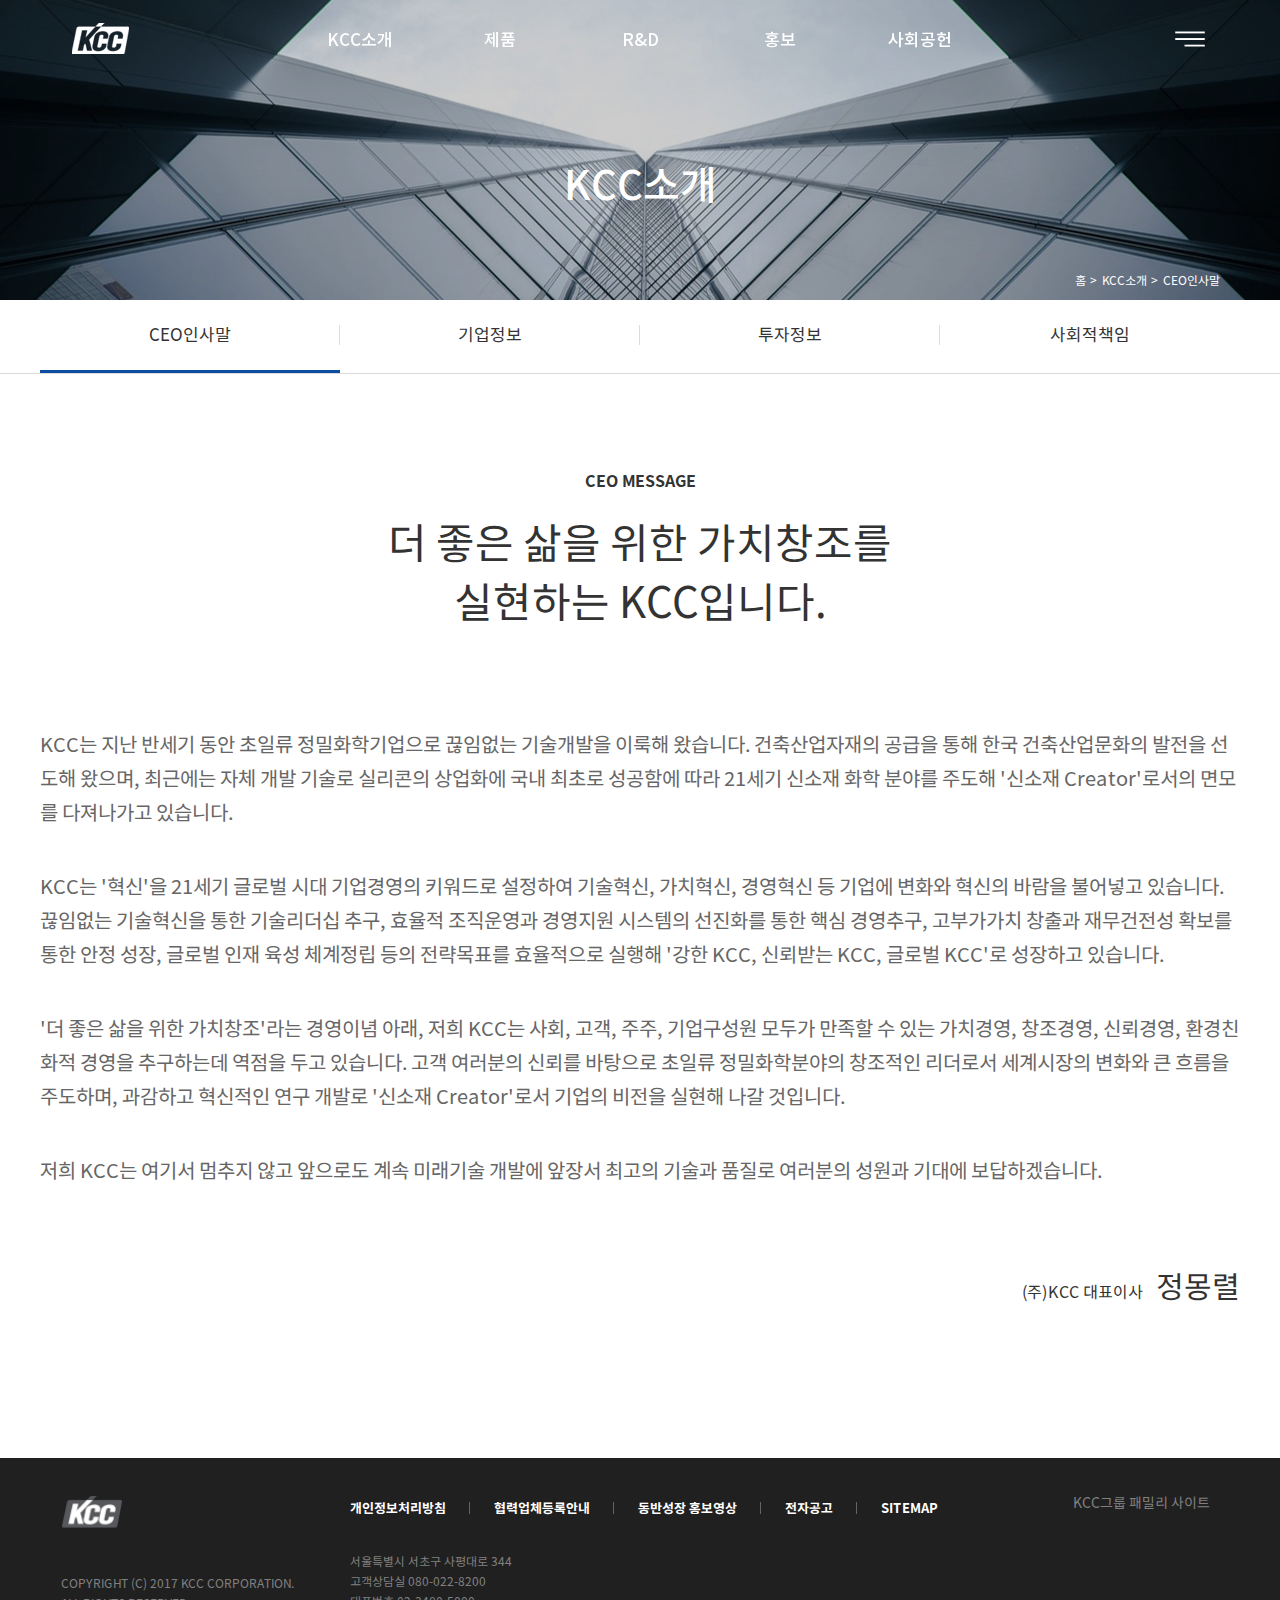
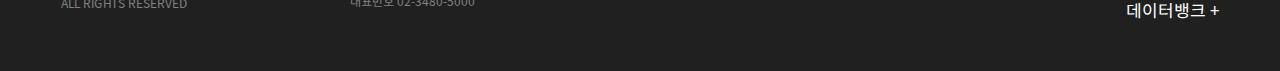
<file: kcc/company.html>
<!DOCTYPE html>
<html lang="en">
<head>
    <meta charset="UTF-8">
    <meta name="viewport" content="width=device-width, initial-scale=1.0">
    <meta http-equiv="X-UA-Compatible" content="ie=edge">
    <link rel="stylesheet" href="common/css/default.css">
    <link rel="stylesheet" href="common/css/style.css?v=201907301039">
    <link rel="stylesheet" href="common/css/swiper.css">
    <link rel="stylesheet" href="common/css/font.css">
    <link rel="stylesheet" href="common/css/sub.css">
    <!-- <link rel="stylesheet" href="common/css/fontawesome.min.css"> -->
    <link rel="stylesheet" type="text/css" href="https://maxcdn.bootstrapcdn.com/font-awesome/4.7.0/css/font-awesome.min.css">
    <script type="text/javascript" src="common/js/libs/swiper.min.js"></script>
    <script type="text/javascript" src="common/js/libs/jquery-3.4.1.min.js?v=1907241904"></script>
    <script type="text/javascript" src="common/js/libs/jquery-migrate-3.0.1.min.js"></script>
    <script type="text/javascript" src="common/js/main.js?v=1907291636"></script>
    <script type="text/javascript" src="common/js/common.js?v=1907252210"></script>
    <title>Document</title>
</head>
<body>
    <!-- wrap 시작 -->
    <div id="wrap">
        <!-- header 시작 -->
        <header id="header" class="header">
            <div class="inner">
                <h1 class="logo"><a href="./index.html">kcc</a></h1>
                <div class="gnbWarp">
                    <ul id="nav">
                        <li class="depth1">
                            <a href="./company.html">KCC소개</a>
                            <ul class="depth2">
                                <li><a href="./company.html">기업정보</a></li>
                                <li><a href="./company.html">CEO인사말</a></li>
                                <li><a href="./company.html">투자정보</a></li>
                                <li><a href="./company.html">사회적책임</a></li>
                            </ul>
                        </li>
                        <li class="depth1">
                            <a href="./product.html">제품</a>
                            <ul class="depth2">
                                <li><a href="./product.html">도료</a></li>
                                <li><a href="./product.html">유리</a></li>
                                <li><a href="./product.html">창호</a></li>
                                <li><a href="./product.html">바닥재</a></li>
                                <li><a href="./product.html">홈씨씨인테리어</a></li>
                            </ul>
                        </li>  
                        <li class="depth1">
                            <a href="./rnd.html">R&D</a>
                            <ul class="depth2">
                                <li><a href="./rnd.html">연구소</a></li>
                                <li><a href="./rnd.html">연구업적</a></li>
                                <li><a href="./rnd.html">에너지제로하우스</a></li>
                            </ul>
                        </li>  
                        <li class="depth1">
                            <a href="./news.html">홍보</a>
                            <ul class="depth2">
                                <li><a href="./news.html">KCC뉴스</a></li>
                                <li><a href="./news.html">KCC광고</a></li>
                                <li><a href="./news.html">KCC사보</a></li>
                            </ul>
                        </li>  
                        <li class="depth1">
                            <a href="./contribution.html">사회공헌</a>
                            <ul class="depth2">
                                <li><a href="./contribution.html">사회공헌 소개</a></li>
                                <li><a href="./contribution.html">사회공헌 활동</a></li>
                                <li><a href="./contribution.html">사회공헌 발자취</a></li>
                            </ul>
                        </li>      
                    </ul>        
                </div>
                <a href="javascript:toggleAllMenu();" class="btn_allMenu">전체메뉴</a>
                <!-- allMenu_wrap 시작 -->
                <div class="allMenu_wrap">
                    <div class="allMenu_mask" onclick="toggleAllMenu()"></div>
                    <div id="allMenu">
                        <div class="allMenu_top">
                            <h2><a href="./index.html">kcc</a></h2>
                        </div>
                        <div class="allMenu_con">
                            <ul>
                                <li class="depth1">
                                    <a href="#">KCC소개</a>
                                    <ul class="depth2">
                                        <li><a href="./company.html">기업정보</a></li>
                                        <li><a href="./company.html">CEO인사말</a></li>
                                        <li><a href="./company.html">투자정보</a></li>
                                        <li><a href="./company.html">사회적책임</a></li>
                                    </ul>
                                </li>
                                <li class="depth1">
                                    <a href="#">제품</a>
                                    <ul class="depth2">
                                        <li><a href="./product.html">도료</a></li>
                                        <li><a href="./product.html">유리</a></li>
                                        <li><a href="./product.html">창호</a></li>
                                        <li><a href="./product.html">바닥재</a></li>
                                    </ul>
                                </li>
                                <li class="depth1">
                                    <a href="#">R&D</a>
                                    <ul class="depth2">
                                        <li><a href="./rnd.html">연구소</a></li>
                                        <li><a href="./rnd.html">연구업적</a></li>
                                        <li><a href="./rnd.html">에너지제로하우스</a></li>
                                    </ul>
                                </li>
                                <li class="depth1">
                                    <a href="#">홍보</a>
                                    <ul class="depth2">
                                        <li><a href="./news.html">KCC뉴스</a></li>
                                        <li><a href="./news.html">KCC광고</a></li>
                                        <li><a href="./news.html">KCC사보</a></li>
                                    </ul>
                                </li>
                                <li class="depth1">
                                    <a href="#">사회공헌</a>
                                    <ul class="depth2">
                                        <li><a href="./contribution.html">사회공헌 소개</a></li>
                                        <li><a href="./contribution.html">사회공헌 활동</a></li>
                                        <li><a href="./contribution.html">사회공헌 발자취</a></li>
                                    </ul>
                                </li>
                            </ul>
                        </div>
                        <button class="btn_close" onclick="toggleAllMenu()">닫기</button>
                    </div>
                </div>
            </div>
        </header>
        <!-- header 끝 -->
        <!-- sub-visual 시작 -->
        <div class="sub_visual company">
            <div class="page_tit">
                <h2>KCC소개</h2>
                <div class="breadcrumb">
                    <a href="#">홈</a>
                    <a href="#">KCC소개</a>
                    <a href="#">CEO인사말</a>
                </div>
            </div>
        </div>  
        <!-- sub-visual 끝 -->
        <!-- contanier 시작 -->
        <div id="container" class="company">
            <div class="lnb_wrap">
                <div id="lnb" class="lnb col4">
                    <ul>
                        <li class="on"><a href="#">CEO인사말</a></li>
                        <li><a href="#">기업정보</a></li>
                        <li><a href="#">투자정보</a></li>
                        <li><a href="#">사회적책임</a></li>
                    </ul>
                </div>
            </div>   
            <!-- contents 시작 -->
            <div id="contents" class="contents">
                <div class="content_wrap">
                    <div class="tit_sec">
                        <em>CEO MESSAGE</em>
                        <strong> 더 좋은 삶을 위한 가치창조를<br/> 실현하는 KCC입니다.</strong>
                    </div>
                    <div class="cont1">
                        <p>
                            KCC는 지난 반세기 동안 초일류 정밀화학기업으로 끊임없는 기술개발을 이룩해 왔습니다. 
                            건축산업자재의 공급을 통해 한국 건축산업문화의 발전을 선도해 왔으며, 
                            최근에는 자체 개발 기술로 실리콘의 상업화에 국내 최초로 성공함에 따라 
                            21세기 신소재 화학 분야를 주도해 '신소재 Creator'로서의 면모를 다져나가고 있습니다.
                        </p>
                        <p>
                            KCC는 '혁신'을 21세기 글로벌 시대 기업경영의 키워드로 설정하여 
                            기술혁신, 가치혁신, 경영혁신 등 기업에 변화와 혁신의 바람을 불어넣고 있습니다. 
                            끊임없는 기술혁신을 통한 기술리더십 추구, 효율적 조직운영과 경영지원 시스템의 선진화를 통한 
                            핵심 경영추구, 고부가가치 창출과 재무건전성 확보를 통한  
                            안정 성장, 글로벌 인재 육성 체계정립 등의 전략목표를 효율적으로 실행해  
                            '강한 KCC, 신뢰받는 KCC, 글로벌 KCC'로 성장하고 있습니다. 
                        </p>              
                        <p>
                            '더 좋은 삶을 위한 가치창조'라는 경영이념 아래, 
                            저희 KCC는 사회, 고객, 주주, 기업구성원 모두가 만족할 수 있는 가치경영, 창조경영, 신뢰경영, 
                            환경친화적 경영을 추구하는데 역점을 두고 있습니다. 
                            고객 여러분의 신뢰를 바탕으로 초일류 정밀화학분야의 창조적인 리더로서 세계시장의 변화와 
                            큰 흐름을 주도하며, 과감하고 혁신적인 연구 개발로 '신소재 Creator'로서 
                            기업의 비전을 실현해 나갈 것입니다.
                        </p>
                        <p>
                            저희 KCC는 여기서 멈추지 않고 
                            앞으로도 계속 미래기술 개발에 앞장서 최고의 기술과 품질로 
                            여러분의 성원과 기대에 보답하겠습니다.
                        </p>
                        <div class="signiture">
                            <em>(주)KCC 대표이사</em>
                            <strong>정몽렬</strong>
                        </div>
                    </div>
                </div>
            </div>
            <!-- contents 끝 -->
        </div>
        <!-- contanier 끝 -->
        <!-- footer 시작 -->
        <footer id="footer" class="footer">
            <div class="inner">
                <div class="fl_l">
                    <a href="#">kcc</a>
                    <p class="copy">COPYRIGHT (C) 2017 KCC CORPORATION.<br/> ALL RIGHTS RESERVED</p>
                </div>
                <div class="fl_c">
                    <ul>  
                        <li><a href="#">개인정보처리방침</a></li>
                        <li><a href="#">협력업체등록안내</a></li>
                        <li><a href="#">동반성장 홍보영상</a></li>
                        <li><a href="#">전자공고</a></li>
                        <li><a href="#">SITEMAP</a></li>
                    </ul>
                    <P>서울특별시 서초구 사평대로 344 </P>
                    <P>고객상담실 080-022-8200</P>
                    <p>대표번호 02-3480-5000</P>
                </div>
                <div class="fl_r">
                    <div class="btnWrap">
                        <div class="btn_link">
                            <a href="#none">KCC그룹 패밀리 사이트 </a>
                        </div>
                        <div class="linkArea">
                            <strong>KCC그룹 패밀리 사이트 </strong>
                            <p>KCC의 패밀리 사이트를 소개합니다. <br/> 아래 계열사를 선택하시면 해당 홈페이지로 이동 합니다. </p>      
                            <div>
                                <ul>
                                    <li><a href="https://www.facebook.com/kccstory/" target="_blank">KCC 공식 페이스북</a></li>
                                    <li><a href="http://blog.naver.com/kcc_world" target="_blank">KCC 공식 블로그</a></li>
                                    <li><a href="https://www.kccworld.co.kr/kccsilicone/main.do" target="_blank">KCC 실리콘</a></li>
                                    <li><a href="http://www.kccrefinish.co.kr/" target="_blank">KCC 자동차보수용도료</a></li>
                                    <li><a href="https://www.kccworld.co.kr/kccmarine/main.do" target="_blank">KCC 선박도료</a></li>
                                    <li><a href="http://www.kccegis.com" target="_blank">KCC 이지스 프로농구단</a></li>
                                </ul>
                            </div>
                            <div>
                                <ul>
                                    <li><a href="http://www.homecc.co.kr" target="_blank">홈씨씨인테리어</a></li>
                                    <li><a href="http://www.kccworld.net" target="_blank">KCC 건설</a></li>
                                    <li><a href="http://kac.kccworld.co.kr" target="_blank">KAC</a></li>
                                    <li><a href="http://www.kccgolf.co.kr" target="_blank">금강레저</a></li>
                                    <li><a href="http://www.baschem.co.uk" target="_blank">바실돈</a></li>
                                    <li><a href="http://www.kcccolorndesign.com" target="_blank">KCC 컬러&디자인센터</a></li>
                                </ul>
                            </div>
                        </div>
                    </div>
                    <strong class="f_info"><a href="#">데이터뱅크 +</a></strong>
                </div>
            </div>
        </footer>
        <!-- footer 끝 -->
   </div>
</body>
</html>
</file>
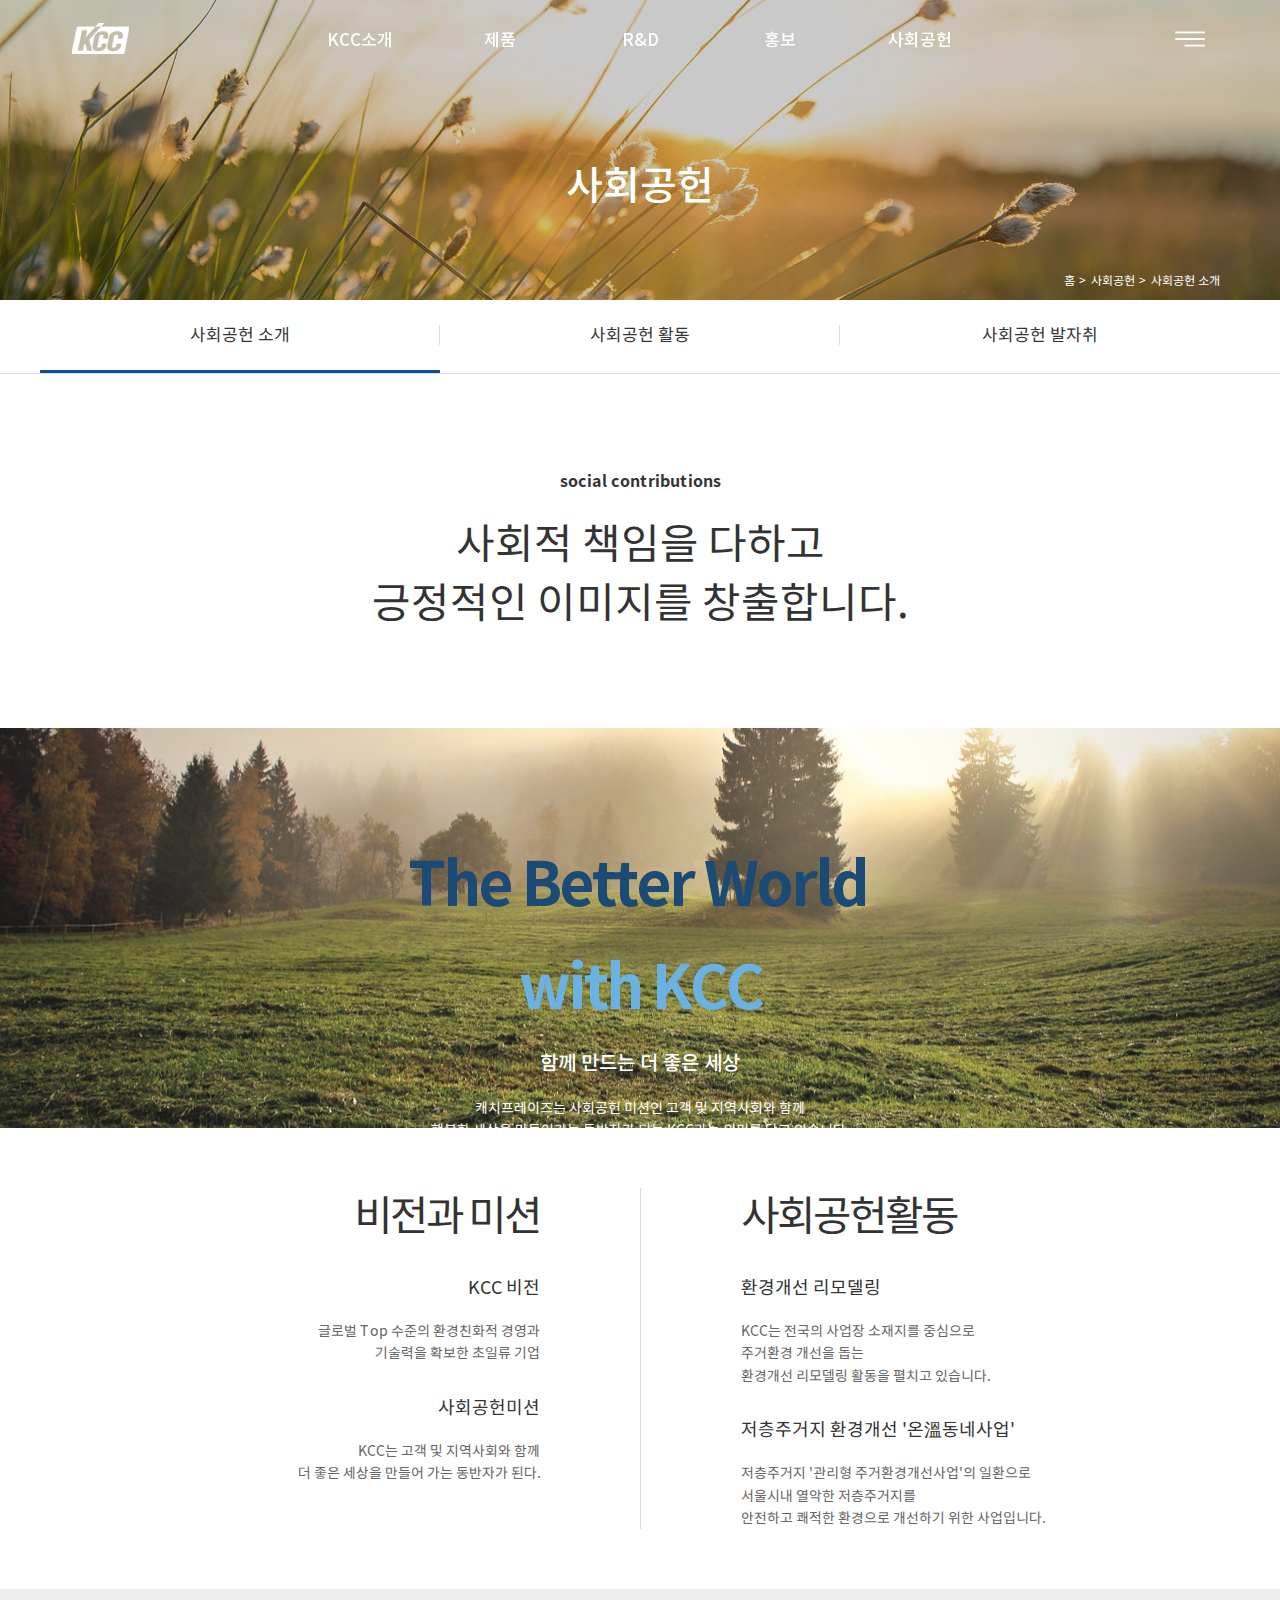
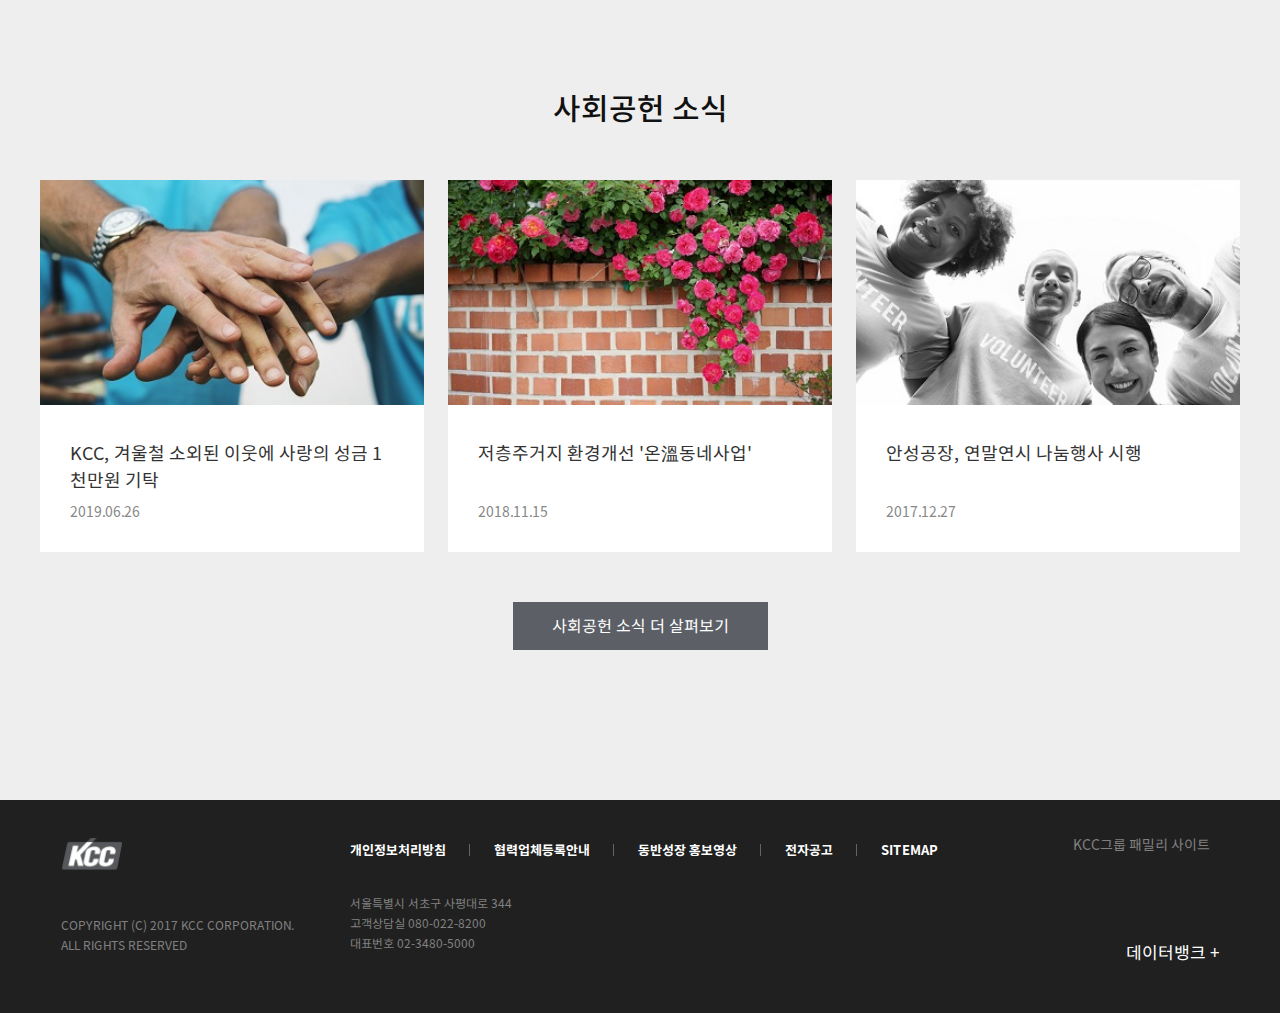
<file: kcc/contribution.html>
<!DOCTYPE html>
<html lang="en">
<head>
    <meta charset="UTF-8">
    <meta name="viewport" content="width=device-width, initial-scale=1.0">
    <meta http-equiv="X-UA-Compatible" content="ie=edge">
    <link rel="stylesheet" href="common/css/default.css">
    <link rel="stylesheet" href="common/css/style.css?v=201907301039">
    <link rel="stylesheet" href="common/css/swiper.css">
    <link rel="stylesheet" href="common/css/font.css">
    <link rel="stylesheet" href="common/css/sub.css">
    <!-- <link rel="stylesheet" href="common/css/fontawesome.min.css"> -->
    <link rel="stylesheet" type="text/css" href="https://maxcdn.bootstrapcdn.com/font-awesome/4.7.0/css/font-awesome.min.css">
    <script type="text/javascript" src="common/js/libs/swiper.min.js"></script>
    <script type="text/javascript" src="common/js/libs/jquery-3.4.1.min.js?v=1907241904"></script>
    <script type="text/javascript" src="common/js/libs/jquery-migrate-3.0.1.min.js"></script>
    <script type="text/javascript" src="common/js/main.js?v=1907291636"></script>
    <script type="text/javascript" src="common/js/common.js"></script>
    <title>Document</title>
</head>
<body>
    <!-- wrap 시작 -->
    <div id="wrap">
        <!-- header 시작 -->
        <header id="header" class="header">
            <div class="inner">
                <h1 class="logo"><a href="./index.html">kcc</a></h1>
                <div class="gnbWarp">
                    <ul id="nav">
                        <li class="depth1">
                            <a href="./company.html">KCC소개</a>
                            <ul class="depth2">
                                <li><a href="./company.html">기업정보</a></li>
                                <li><a href="./company.html">CEO인사말</a></li>
                                <li><a href="./company.html">투자정보</a></li>
                                <li><a href="./company.html">사회적책임</a></li>
                            </ul>
                        </li>
                        <li class="depth1">
                            <a href="./product.html">제품</a>
                            <ul class="depth2">
                                <li><a href="./product.html">도료</a></li>
                                <li><a href="./product.html">유리</a></li>
                                <li><a href="./product.html">창호</a></li>
                                <li><a href="./product.html">바닥재</a></li>
                                <li><a href="./product.html">홈씨씨인테리어</a></li>
                            </ul>
                        </li>  
                        <li class="depth1">
                            <a href="./rnd.html">R&D</a>
                            <ul class="depth2">
                                <li><a href="./rnd.html">연구소</a></li>
                                <li><a href="./rnd.html">연구업적</a></li>
                                <li><a href="./rnd.html">에너지제로하우스</a></li>
                            </ul>
                        </li>  
                        <li class="depth1">
                            <a href="./news.html">홍보</a>
                            <ul class="depth2">
                                <li><a href="./news.html">KCC뉴스</a></li>
                                <li><a href="./news.html">KCC광고</a></li>
                                <li><a href="./news.html">KCC사보</a></li>
                            </ul>
                        </li>  
                        <li class="depth1">
                            <a href="./contribution.html">사회공헌</a>
                            <ul class="depth2">
                                <li><a href="./contribution.html">사회공헌 소개</a></li>
                                <li><a href="./contribution.html">사회공헌 활동</a></li>
                                <li><a href="./contribution.html">사회공헌 발자취</a></li>
                            </ul>
                        </li>      
                    </ul>        
                </div>
                <a href="javascript:toggleAllMenu();" class="btn_allMenu">전체메뉴</a>
                <!-- allMenu_wrap 시작 -->
                <div class="allMenu_wrap">
                    <div class="allMenu_mask" onclick="toggleAllMenu()"></div>
                    <div id="allMenu">
                        <div class="allMenu_top">
                            <h2><a href="./index.html">kcc</a></h2>
                        </div>
                        <div class="allMenu_con">
                            <ul>
                                <li class="depth1">
                                    <a href="#">KCC소개</a>
                                    <ul class="depth2">
                                        <li><a href="./company.html">기업정보</a></li>
                                        <li><a href="./company.html">CEO인사말</a></li>
                                        <li><a href="./company.html">투자정보</a></li>
                                        <li><a href="./company.html">사회적책임</a></li>
                                    </ul>
                                </li>
                                <li class="depth1">
                                    <a href="#">제품</a>
                                    <ul class="depth2">
                                        <li><a href="./product.html">도료</a></li>
                                        <li><a href="./product.html">유리</a></li>
                                        <li><a href="./product.html">창호</a></li>
                                        <li><a href="./product.html">바닥재</a></li>
                                    </ul>
                                </li>
                                <li class="depth1">
                                    <a href="#">R&D</a>
                                    <ul class="depth2">
                                        <li><a href="./rnd.html">연구소</a></li>
                                        <li><a href="./rnd.html">연구업적</a></li>
                                        <li><a href="./rnd.html">에너지제로하우스</a></li>
                                    </ul>
                                </li>
                                <li class="depth1">
                                    <a href="#">홍보</a>
                                    <ul class="depth2">
                                        <li><a href="./news.html">KCC뉴스</a></li>
                                        <li><a href="./news.html">KCC광고</a></li>
                                        <li><a href="./news.html">KCC사보</a></li>
                                    </ul>
                                </li>
                                <li class="depth1">
                                    <a href="#">사회공헌</a>
                                    <ul class="depth2">
                                        <li><a href="./contribution.html">사회공헌 소개</a></li>
                                        <li><a href="./contribution.html">사회공헌 활동</a></li>
                                        <li><a href="./contribution.html">사회공헌 발자취</a></li>
                                    </ul>
                                </li>
                            </ul>
                        </div>
                        <button class="btn_close" onclick="toggleAllMenu()">닫기</button>
                    </div>
                </div>
            </div>
        </header>
        <!-- header 끝 -->
        <!-- sub-visual 시작 -->
        <div class="sub_visual contribution">
            <div class="page_tit">
                <h2>사회공헌</h2>
                <div class="breadcrumb">
                    <a href="#" >홈</a>
                    <a href="#">사회공헌</a>
                    <a href="#">사회공헌 소개</a>
                </div>
            </div>
        </div>  
        <!-- sub-visual 끝 -->
        <!-- contanier 시작 -->
        <div id="container" class="contribution">
            <div class="lnb_wrap">
                <div id="lnb" class="lnb col3">
                    <ul>
                        <li class="on"><a href="#">사회공헌 소개</a></li>
                        <li><a href="#">사회공헌 활동</a></li>
                        <li><a href="#">사회공헌 발자취</a></li>
                    </ul>
                </div>
            </div>   
            <div id="contents" class="contents">
                <div class="tit_sec">
                    <em>social contributions</em>
                    <strong>사회적 책임을 다하고  <br/> 긍정적인 이미지를 창출합니다.</strong>
                </div>
                <div class="sec_img_wrap">
                    <div class="sec_inner">
                        <span class="txt1">The Better World</span>&nbsp;&nbsp;
                        <span class="txt2"> with KCC</span>
                        <p class="txt3">함께 만드는 더 좋은 세상</p>
                        <p class="txt4">캐치프레이즈는 사회공헌 미션인 고객 및 지역사회와 함께 <br/>행복한 세상을 만들어가는 동반자가 되는 KCC라는 의미를 담고 있습니다.</p>
                    </div>
                </div>
                <div class="cont_area">
                    <div class="left">
                        <strong>비전과 미션</strong>
                        <dl>
                            <dt>KCC 비전</dt>
                            <dd>글로벌 Top 수준의 환경친화적 경영과<br/> 기술력을 확보한 초일류 기업</dd>
                            <dt>사회공헌미션</dt>
                            <dd>KCC는 고객 및 지역사회와 함께<br/> 더 좋은 세상을 만들어 가는 동반자가 된다.</dd>
                        </dl>
                    </div>
                    <div class="right">
                        <strong>사회공헌활동</strong>
                        <dl>
                           <dt>환경개선 리모델링</dt>
                           <dd>KCC는 전국의 사업장 소재지를 중심으로<br/> 주거환경 개선을 돕는<br/> 환경개선 리모델링 활동을 펼치고 있습니다.</dd>
                           <dt>저층주거지 환경개선 '온溫동네사업'</dt>
                           <dd>저층주거지 '관리형 주거환경개선사업'의 일환으로<br/> 서울시내 열악한 저층주거지를<br/> 안전하고 쾌적한 환경으로 개선하기 위한 사업입니다.</dd>

                        </dl>
                    </div>
                </div>
                <div class="contribution_news">
                    <div class="content_wrap">
                        <h3 class="t_tit2">사회공헌 소식</h3>  
                        <ul>
                            <li>
                                <a href="#">
                                    <div class="item_img"><img src="./common/images/sub/img_contribution1.jpg" alt="KCC, 겨울철 소외된 이웃에 사랑의 성금 1천만원 기탁"></div>
                                    <div class="txt">
                                        <p class="tit">KCC, 겨울철 소외된 이웃에 사랑의 성금 1천만원 기탁</p>
                                        <span class="date">2019.06.26</span>
                                    </div>
                                </a>
                            </li>
                            <li>
                                <a href="#">
                                    <div class="item_img"><img src="./common/images/sub/img_contribution2.jpg" alt="저층주거지 환경개선 '온溫동네사업'"></div>
                                    <div class="txt">
                                        <p class="tit">저층주거지 환경개선 '온溫동네사업'</p>
                                        <span class="date">2018.11.15</span>
                                    </div>
                                </a>
                            </li>
                            <li>
                                <a href="#">
                                    <div class="item_img"><img src="./common/images/sub/img_contribution3.jpg" alt="안성공장, 연말연시 나눔행사 시행"></div>
                                    <div class="txt">
                                        <p class="tit">안성공장, 연말연시 나눔행사 시행</p>
                                        <span class="date">2017.12.27</span>
                                    </div>
                                </a>
                            </li>
                        </ul>
                        <a href="#" class="btn_link">사회공헌 소식 더 살펴보기 </a>
                    </div> 
                </div>
            </div>
            <!-- contents 끝 -->
        </div>
        <!-- contanier 끝 -->
        <!-- footer 시작 -->
        <footer id="footer" class="footer">
            <div class="inner">
                <div class="fl_l">
                    <a href="#">kcc</a>
                    <p class="copy">COPYRIGHT (C) 2017 KCC CORPORATION.<br/> ALL RIGHTS RESERVED</p>
                </div>
                <div class="fl_c">
                    <ul>  
                        <li><a href="#">개인정보처리방침</a></li>
                        <li><a href="#">협력업체등록안내</a></li>
                        <li><a href="#">동반성장 홍보영상</a></li>
                        <li><a href="#">전자공고</a></li>
                        <li><a href="#">SITEMAP</a></li>
                    </ul>
                    <P>서울특별시 서초구 사평대로 344 </P>
                    <P>고객상담실 080-022-8200</P>
                    <p>대표번호 02-3480-5000</P>
                </div>
                <div class="fl_r">
                    <div class="btnWrap">
                        <div class="btn_link">
                            <a href="#none">KCC그룹 패밀리 사이트 </a>
                        </div>
                        <div class="linkArea">
                            <strong>KCC그룹 패밀리 사이트 </strong>
                            <p>KCC의 패밀리 사이트를 소개합니다. <br/> 아래 계열사를 선택하시면 해당 홈페이지로 이동 합니다. </p>      
                            <div>
                                <ul>
                                    <li><a href="https://www.facebook.com/kccstory/" target="_blank">KCC 공식 페이스북</a></li>
                                    <li><a href="http://blog.naver.com/kcc_world" target="_blank">KCC 공식 블로그</a></li>
                                    <li><a href="https://www.kccworld.co.kr/kccsilicone/main.do" target="_blank">KCC 실리콘</a></li>
                                    <li><a href="http://www.kccrefinish.co.kr/" target="_blank">KCC 자동차보수용도료</a></li>
                                    <li><a href="https://www.kccworld.co.kr/kccmarine/main.do" target="_blank">KCC 선박도료</a></li>
                                    <li><a href="http://www.kccegis.com" target="_blank">KCC 이지스 프로농구단</a></li>
                                </ul>
                            </div>
                            <div>
                                <ul>
                                    <li><a href="http://www.homecc.co.kr" target="_blank">홈씨씨인테리어</a></li>
                                    <li><a href="http://www.kccworld.net" target="_blank">KCC 건설</a></li>
                                    <li><a href="http://kac.kccworld.co.kr" target="_blank">KAC</a></li>
                                    <li><a href="http://www.kccgolf.co.kr" target="_blank">금강레저</a></li>
                                    <li><a href="http://www.baschem.co.uk" target="_blank">바실돈</a></li>
                                    <li><a href="http://www.kcccolorndesign.com" target="_blank">KCC 컬러&디자인센터</a></li>
                                </ul>
                            </div>
                        </div>
                    </div>
                    <strong class="f_info"><a href="#">데이터뱅크 +</a></strong>
                </div>
            </div>
        </footer>
        <!-- footer 끝 -->
   </div>
</body>
</html>
</file>
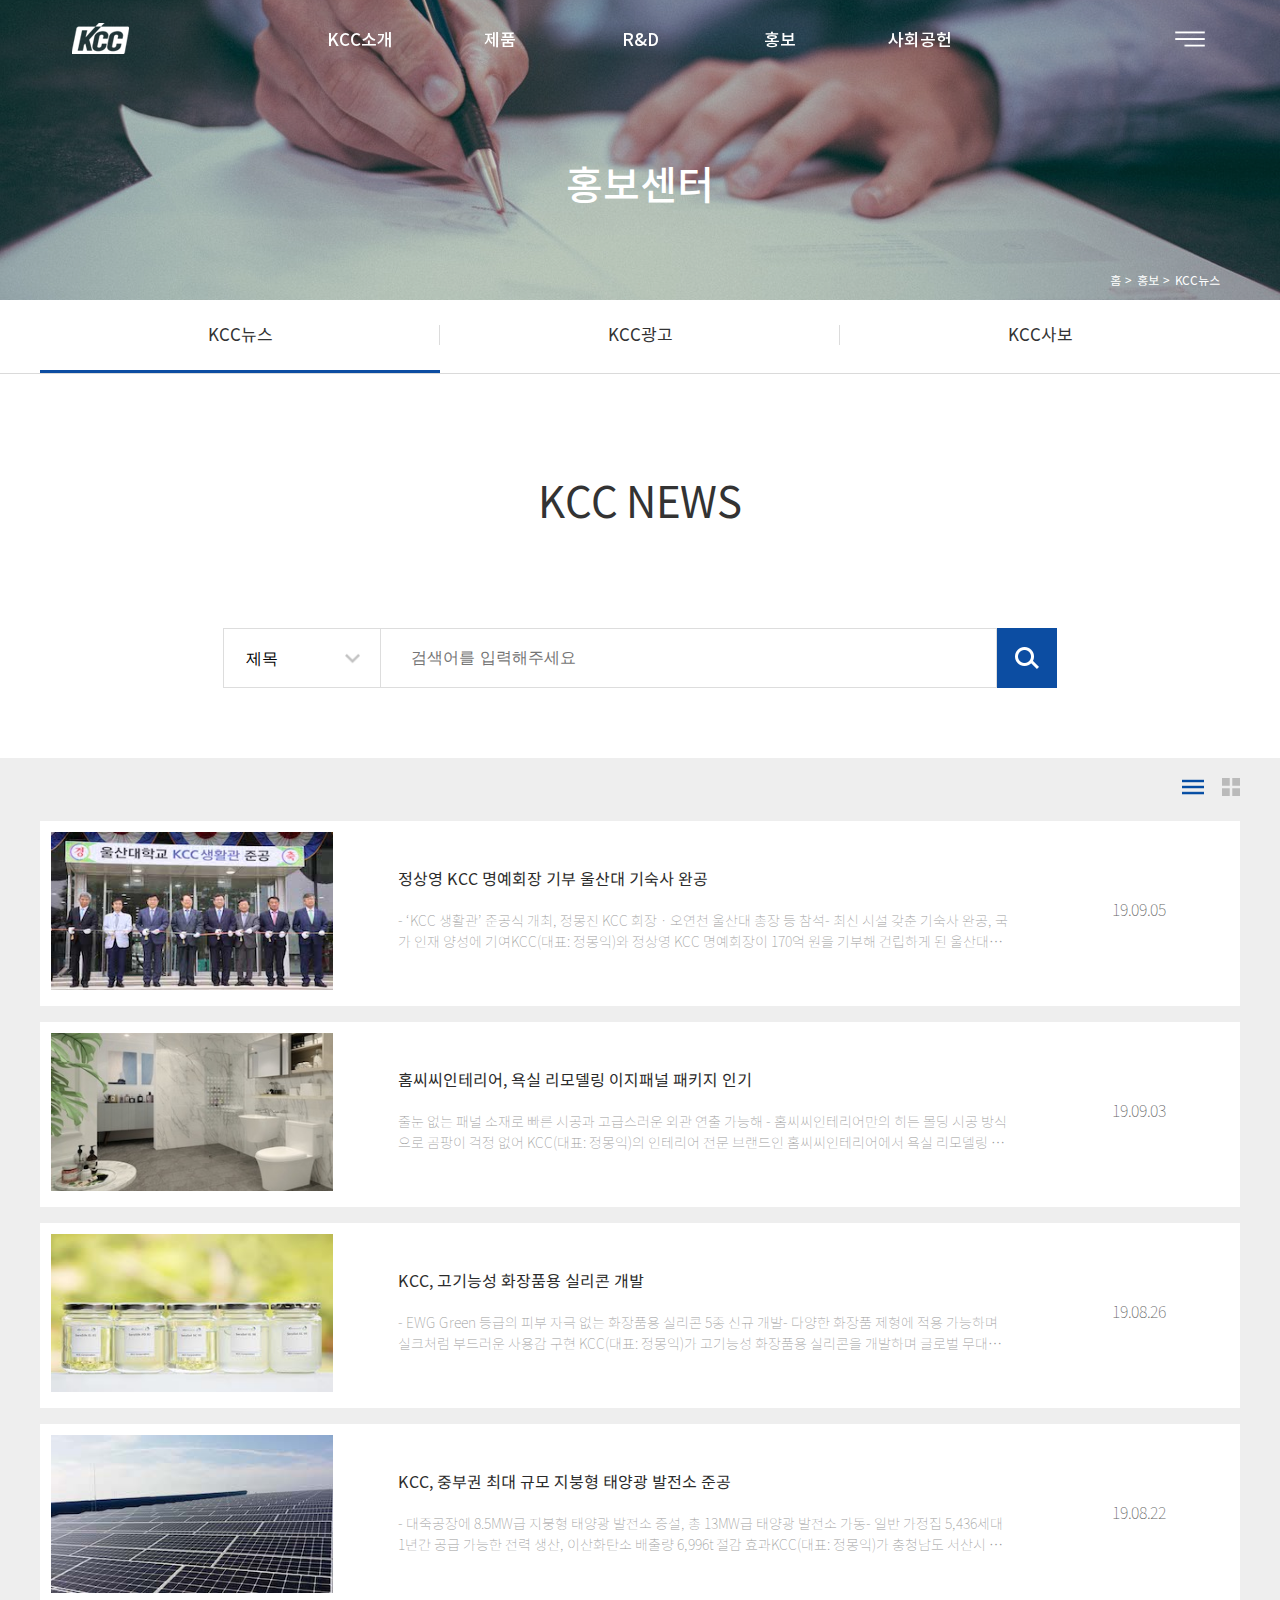
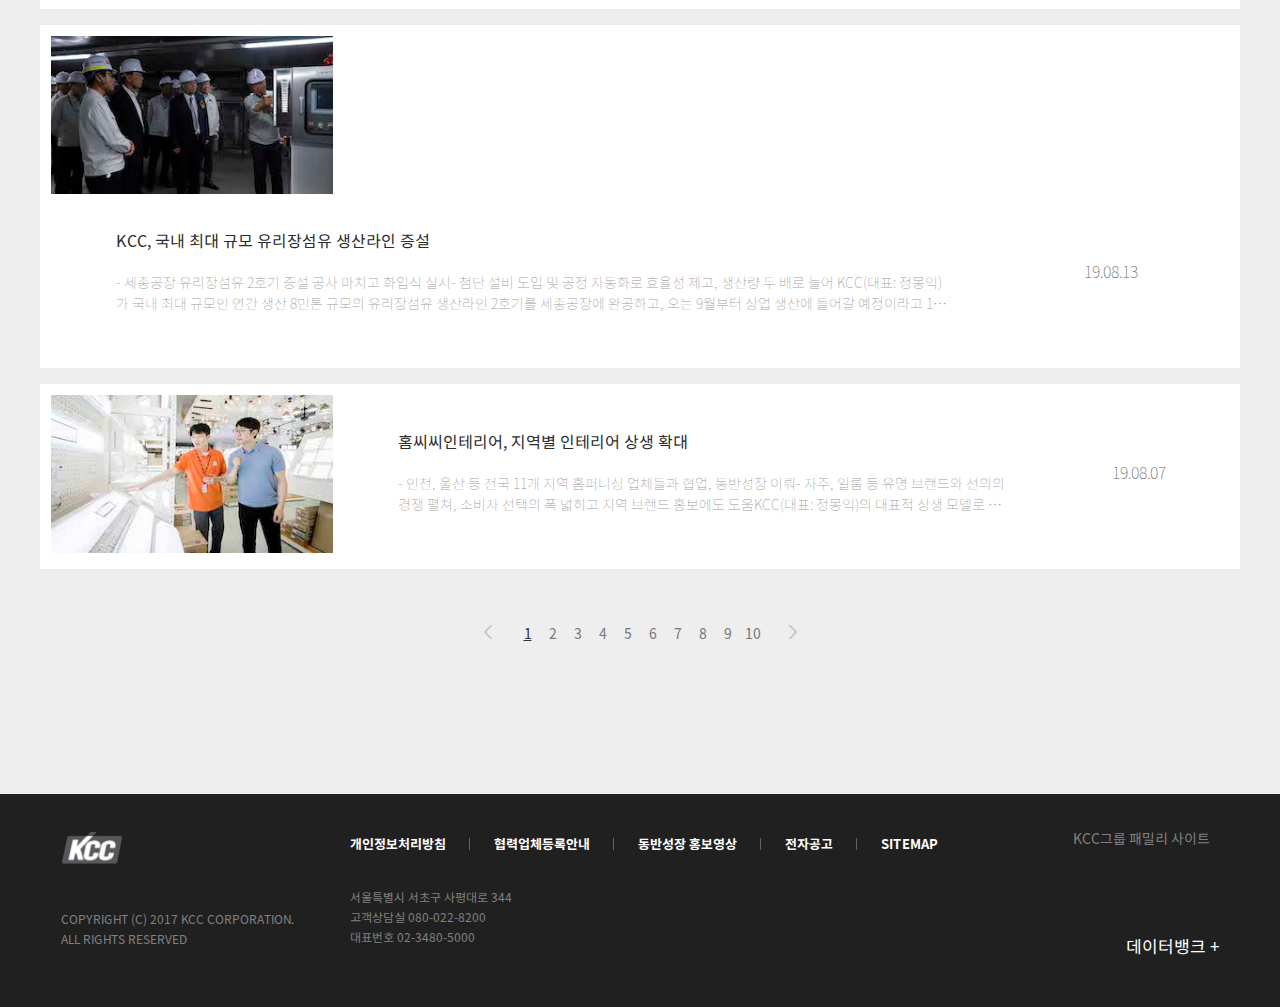
<file: kcc/news.html>
<!DOCTYPE html>
<html lang="en">
<head>
    <meta charset="UTF-8">
    <meta name="viewport" content="width=device-width, initial-scale=1.0">
    <meta http-equiv="X-UA-Compatible" content="ie=edge">
    <link rel="stylesheet" href="common/css/default.css?v=1909081250">
    <link rel="stylesheet" href="common/css/style.css?v=201907301039">
    <link rel="stylesheet" href="common/css/swiper.css">
    <link rel="stylesheet" href="common/css/font.css">
    <link rel="stylesheet" href="common/css/sub.css">
    <!-- <link rel="stylesheet" href="common/css/fontawesome.min.css"> -->
    <link rel="stylesheet" type="text/css" href="https://maxcdn.bootstrapcdn.com/font-awesome/4.7.0/css/font-awesome.min.css">
    <script type="text/javascript" src="common/js/libs/swiper.min.js"></script>
    <script type="text/javascript" src="common/js/libs/jquery-3.4.1.min.js?v=1907241904"></script>
    <script type="text/javascript" src="common/js/libs/jquery-migrate-3.0.1.min.js"></script>
    <script type="text/javascript" src="common/js/main.js?v=1907291636"></script>
    <script type="text/javascript" src="common/js/common.js?v=1907252210"></script>
    <script type="text/javascript" src="common/js/sub.js?v=190910"></script>
    <title>Document</title>
</head>
<body>
    <!-- wrap 시작 -->
    <div id="wrap">
        <!-- header 시작 -->
        <header id="header" class="header">
            <div class="inner">
                <h1 class="logo"><a href="./index.html">kcc</a></h1>
                <div class="gnbWarp">
                    <ul id="nav">
                        <li class="depth1">
                            <a href="./company.html">KCC소개</a>
                            <ul class="depth2">
                                <li><a href="./company.html">기업정보</a></li>
                                <li><a href="./company.html">CEO인사말</a></li>
                                <li><a href="./company.html">투자정보</a></li>
                                <li><a href="./company.html">사회적책임</a></li>
                            </ul>
                        </li>
                        <li class="depth1">
                            <a href="./product.html">제품</a>
                            <ul class="depth2">
                                <li><a href="./product.html">도료</a></li>
                                <li><a href="./product.html">유리</a></li>
                                <li><a href="./product.html">창호</a></li>
                                <li><a href="./product.html">바닥재</a></li>
                                <li><a href="./product.html">홈씨씨인테리어</a></li>
                            </ul>
                        </li>  
                        <li class="depth1">
                            <a href="./rnd.html">R&D</a>
                            <ul class="depth2">
                                <li><a href="./rnd.html">연구소</a></li>
                                <li><a href="./rnd.html">연구업적</a></li>
                                <li><a href="./rnd.html">에너지제로하우스</a></li>
                            </ul>
                        </li>  
                        <li class="depth1">
                            <a href="./news.html">홍보</a>
                            <ul class="depth2">
                                <li><a href="./news.html">KCC뉴스</a></li>
                                <li><a href="./news.html">KCC광고</a></li>
                                <li><a href="./news.html">KCC사보</a></li>
                            </ul>
                        </li>  
                        <li class="depth1">
                            <a href="./contribution.html">사회공헌</a>
                            <ul class="depth2">
                                <li><a href="./contribution.html">사회공헌 소개</a></li>
                                <li><a href="./contribution.html">사회공헌 활동</a></li>
                                <li><a href="./contribution.html">사회공헌 발자취</a></li>
                            </ul>
                        </li>      
                    </ul>        
                </div>
                <a href="javascript:toggleAllMenu();" class="btn_allMenu">전체메뉴</a>
                <!-- allMenu_wrap 시작 -->
                <div class="allMenu_wrap">
                    <div class="allMenu_mask" onclick="toggleAllMenu()"></div>
                    <div id="allMenu">
                        <div class="allMenu_top">
                            <h2><a href="./index.html">kcc</a></h2>
                        </div>
                        <div class="allMenu_con">
                            <ul>
                                <li class="depth1">
                                    <a href="#">KCC소개</a>
                                    <ul class="depth2">
                                        <li><a href="./company.html">기업정보</a></li>
                                        <li><a href="./company.html">CEO인사말</a></li>
                                        <li><a href="./company.html">투자정보</a></li>
                                        <li><a href="./company.html">사회적책임</a></li>
                                    </ul>
                                </li>
                                <li class="depth1">
                                    <a href="#">제품</a>
                                    <ul class="depth2">
                                        <li><a href="./product.html">도료</a></li>
                                        <li><a href="./product.html">유리</a></li>
                                        <li><a href="./product.html">창호</a></li>
                                        <li><a href="./product.html">바닥재</a></li>
                                    </ul>
                                </li>
                                <li class="depth1">
                                    <a href="#">R&D</a>
                                    <ul class="depth2">
                                        <li><a href="./rnd.html">연구소</a></li>
                                        <li><a href="./rnd.html">연구업적</a></li>
                                        <li><a href="./rnd.html">에너지제로하우스</a></li>
                                    </ul>
                                </li>
                                <li class="depth1">
                                    <a href="#">홍보</a>
                                    <ul class="depth2">
                                        <li><a href="./news.html">KCC뉴스</a></li>
                                        <li><a href="./news.html">KCC광고</a></li>
                                        <li><a href="./news.html">KCC사보</a></li>
                                    </ul>
                                </li>
                                <li class="depth1">
                                    <a href="#">사회공헌</a>
                                    <ul class="depth2">
                                        <li><a href="./contribution.html">사회공헌 소개</a></li>
                                        <li><a href="./contribution.html">사회공헌 활동</a></li>
                                        <li><a href="./contribution.html">사회공헌 발자취</a></li>
                                    </ul>
                                </li>
                            </ul>
                        </div>
                        <button class="btn_close" onclick="toggleAllMenu()">닫기</button>
                    </div>
                </div>
            </div>
        </header>
        <!-- header 끝 -->
        <!-- sub-visual 시작 -->
        <div class="sub_visual news">
            <div class="page_tit">
                <h2>홍보센터</h2>
                <div class="breadcrumb">
                    <a href="#" >홈</a>
                    <a href="#">홍보</a>
                    <a href="#">KCC뉴스</a>
                </div>
            </div>
        </div>  
        <!-- sub-visual 끝 -->
        <!-- contanier 시작 -->
        <div id="container" class="news">
            <div class="lnb_wrap">
                <div id="lnb" class="lnb col3">
                    <ul>
                        <li class="on"><a href="#">KCC뉴스</a></li>
                        <li><a href="#">KCC광고</a></li>
                        <li><a href="#">KCC사보</a></li>
                    </ul>
                </div>
            </div>   
            <div id="contents" class="contents">
                <div class="tit_sec">
                    <strong>KCC NEWS</strong>
                </div>
                <!-- search_wrap 시작 -->
                <div class="search_wrap">
                    <form>
                        <fieldset>
                            <legend>검색어 입력</legend>
                        </fieldset>
                        <select name="search_select" id="searchType">
                            <option value="0">제목</option>
                            <option value="1">제목+내용</option>
                        </select>
                        <span class="input_wrap">
                            <input type="text" name="keyword" placeholder="검색어를 입력해주세요">
                            <button class="btn_search" type="submit"></button>
                        </span>
                    </form>
                </div>   
                <!-- search_wrap 끝 -->
                <!-- board_wrap 시작 -->
                <div class="board_wrap">
                    <!-- content_wrap 시작 -->
                    <div class="content_wrap">
                        <div class="list-type">
                            <a href="#" data-type="board-type01" id="board-type01" class="btn-type01 on"></a>
                            <a href="#" data-type="board-type02" id="board-type02" class="btn-type02"></a>
                        </div>
                        <ul class="board-type board-type01">
                            <li>
                                <a href="#">
                                    <div class="item_img">
                                        <img src="./common/images/sub/img_news1.jpg" alt="뉴스리스트">
                                    </div>
                                    <div class="item_txt">
                                        <div class="txt">
                                            <strong class="tit">	
                                                정상영 KCC 명예회장 기부 울산대 기숙사 완공</strong>
                                            <p>- ‘KCC 생활관’ 준공식 개최, 정몽진 KCC 회장 · 오연천 울산대 총장 등 참석- 최신 시설 갖춘 기숙사 완공, 국가 인재 양성에 기여KCC(대표: 정몽익)와 정상영 KCC 명예회장이 170억 원을 기부해 건립하게 된 울산대학교 신축 기숙사가 완공됐다.</p>
                                        </div>
                                        <div class="date">19.09.05</div>
                                    </div>
                                </a>
                            </li>
                            <li>
                                <a href="#">
                                    <div class="item_img">
                                        <img src="./common/images/sub/img_news2.jpg" alt="뉴스리스트">
                                    </div>
                                    <div class="item_txt">
                                        <div class="txt">
                                            <strong class="tit">홈씨씨인테리어, 욕실 리모델링 이지패널 패키지 인기</strong>
                                            <p> 줄눈 없는 패널 소재로 빠른 시공과 고급스러운 외관 연출 가능해
                                                - 홈씨씨인테리어만의 히든 몰딩 시공 방식으로 곰팡이 걱정 없어
                                                
                                                KCC(대표: 정몽익)의 인테리어 전문 브랜드인 홈씨씨인테리어에서 욕실 리모델링 상품으로 내놓은 '이지패널 패키지'가 소비자들로부터 큰 인기를 얻고 있다.</p>
                                        </div>
                                        <div class="date">19.09.03</div>
                                    </div>
                                </a>
                            </li>
                            <li>
                                <a href="#">
                                    <div class="item_img">
                                        <img src="./common/images/sub/img_news3.jpg" alt="뉴스리스트">
                                    </div>
                                    <div class="item_txt">
                                        <div class="txt">
                                            <strong class="tit">	
                                                KCC, 고기능성 화장품용 실리콘 개발</strong>
                                            <p>- EWG Green 등급의 피부 자극 없는 화장품용 실리콘 5종 신규 개발- 다양한 화장품 제형에 적용 가능하며 실크처럼 부드러운 사용감 구현 KCC(대표: 정몽익)가 고기능성 화장품용 실리콘을 개발하며 글로벌 무대로 시장 공략을 가속화하고 있다.</p>
                                        </div>
                                        <div class="date">19.08.26</div>
                                    </div>
                                </a>
                            </li>
                            <li>
                                <a href="#">
                                    <div class="item_img">
                                        <img src="./common/images/sub/img_news4.jpg" alt="뉴스리스트">
                                    </div>
                                    <div class="item_txt">
                                        <div class="txt">
                                            <strong class="tit">	
                                                KCC, 중부권 최대 규모 지붕형 태양광 발전소 준공</strong>
                                            <p>- 대죽공장에 8.5MW급 지붕형 태양광 발전소 증설, 총 13MW급 태양광 발전소 가동- 일반 가정집 5,436세대 1년간 공급 가능한 전력 생산, 이산화탄소 배출량 6,996t 절감 효과KCC(대표: 정몽익)가 충청남도 서산시 대산읍에 위치한 대죽공장에 지붕형 태양광 발전소를 증설하고 중부권 단일 사업장 중 최대 규모 태양광 발전소를 보유하게 됐다.</p>
                                        </div>
                                        <div class="date">19.08.22</div>
                                    </div>
                                </a>
                            </li>
                            <li>
                                <a href="#">
                                    <div class="item_img">
                                        <img src="./common/images/sub/img_news5.jpg" alt="뉴스리스트">
                                    </div>
                                    <div>
                                        <div class="txt">
                                            <strong class="tit">	
                                                KCC, 국내 최대 규모 유리장섬유 생산라인 증설</strong>
                                            <p>- 세종공장 유리장섬유 2호기 증설 공사 마치고 화입식 실시- 첨단 설비 도입 및 공정 자동화로 효율성 제고, 생산량 두 배로 늘어 KCC(대표: 정몽익)가 국내 최대 규모인 연간 생산 8만톤 규모의 유리장섬유 생산라인 2호기를 세종공장에 완공하고, 오는 9월부터 상업 생산에 들어갈 예정이라고 14일 밝혔다.</p>
                                        </div>
                                        <div class="date">19.08.13</div>
                                    </div>
                                </a>
                            </li>
                            <li>
                                <a href="#">
                                    <div class="item_img">
                                        <img src="./common/images/sub/img_news6.jpg" alt="뉴스리스트">
                                    </div>
                                    <div class="item_txt">
                                        <div class="txt">
                                            <strong class="tit">	
                                                홈씨씨인테리어, 지역별 인테리어 상생 확대</strong>
                                            <p>- 인천, 울산 등 전국 11개 지역 홈퍼니싱 업체들과 협업, 동반성장 이뤄- 자주, 일룸 등 유명 브랜드와 선의의 경쟁 펼쳐, 소비자 선택의 폭 넓히고 지역 브랜드 홍보에도 도움KCC(대표: 정몽익)의 대표적 상생 모델로 주목받고 있는 인테리어 전문 브랜드 홈씨씨인테리어가 각 지역별 홈퍼니싱 전문 브랜드와 협업을 통해 동반성장을 이루며 인테리어 업계에 활력을 불어넣고 있다.</p>
                                        </div>
                                        <div class="date">19.08.07</div>
                                    </div>
                                </a>
                            </li>
                        </ul>
                        <ul class="paging">
                            <li><a href="#" class="prev"></a></li>
                            <li><a href="#" class="current">1</a></li>
                            <li><a href="#">2</a></li>
                            <li><a href="#">3</a></li>
                            <li><a href="#">4</a></li>
                            <li><a href="#">5</a></li>
                            <li><a href="#">6</a></li>
                            <li><a href="#">7</a></li>
                            <li><a href="#">8</a></li>
                            <li><a href="#">9</a></li>
                            <li><a href="#">10  </a></li>
                            <li><a href="#" class="next"></a></li>
                        </ul>
                    </div>
                    <!-- content_wrap 끝 -->
                </div> 
                <!-- board_wrap 끝 -->
            </div>
        </div>
        <!-- contanier 끝 -->
        <!-- footer 시작 -->
        <footer id="footer" class="footer">
            <div class="inner">
                <div class="fl_l">
                    <a href="#">kcc</a>
                    <p class="copy">COPYRIGHT (C) 2017 KCC CORPORATION.<br/> ALL RIGHTS RESERVED</p>
                </div>
                <div class="fl_c">
                    <ul>  
                        <li><a href="#">개인정보처리방침</a></li>
                        <li><a href="#">협력업체등록안내</a></li>
                        <li><a href="#">동반성장 홍보영상</a></li>
                        <li><a href="#">전자공고</a></li>
                        <li><a href="#">SITEMAP</a></li>
                    </ul>
                    <P>서울특별시 서초구 사평대로 344 </P>
                    <P>고객상담실 080-022-8200</P>
                    <p>대표번호 02-3480-5000</P>
                </div>
                <div class="fl_r">
                    <div class="btnWrap">
                        <div class="btn_link">
                            <a href="#none">KCC그룹 패밀리 사이트 </a>
                        </div>
                        <div class="linkArea">
                            <strong>KCC그룹 패밀리 사이트 </strong>
                            <p>KCC의 패밀리 사이트를 소개합니다. <br/> 아래 계열사를 선택하시면 해당 홈페이지로 이동 합니다. </p>      
                            <div>
                                <ul>
                                    <li><a href="https://www.facebook.com/kccstory/" target="_blank">KCC 공식 페이스북</a></li>
                                    <li><a href="http://blog.naver.com/kcc_world" target="_blank">KCC 공식 블로그</a></li>
                                    <li><a href="https://www.kccworld.co.kr/kccsilicone/main.do" target="_blank">KCC 실리콘</a></li>
                                    <li><a href="http://www.kccrefinish.co.kr/" target="_blank">KCC 자동차보수용도료</a></li>
                                    <li><a href="https://www.kccworld.co.kr/kccmarine/main.do" target="_blank">KCC 선박도료</a></li>
                                    <li><a href="http://www.kccegis.com" target="_blank">KCC 이지스 프로농구단</a></li>
                                </ul>
                            </div>
                            <div>
                                <ul>
                                    <li><a href="http://www.homecc.co.kr" target="_blank">홈씨씨인테리어</a></li>
                                    <li><a href="http://www.kccworld.net" target="_blank">KCC 건설</a></li>
                                    <li><a href="http://kac.kccworld.co.kr" target="_blank">KAC</a></li>
                                    <li><a href="http://www.kccgolf.co.kr" target="_blank">금강레저</a></li>
                                    <li><a href="http://www.baschem.co.uk" target="_blank">바실돈</a></li>
                                    <li><a href="http://www.kcccolorndesign.com" target="_blank">KCC 컬러&디자인센터</a></li>
                                </ul>
                            </div>
                        </div>
                    </div>
                    <strong class="f_info"><a href="#">데이터뱅크 +</a></strong>
                </div>
            </div>
        </footer>
        <!-- footer 끝 -->
   </div>
</body>
</html>
</file>
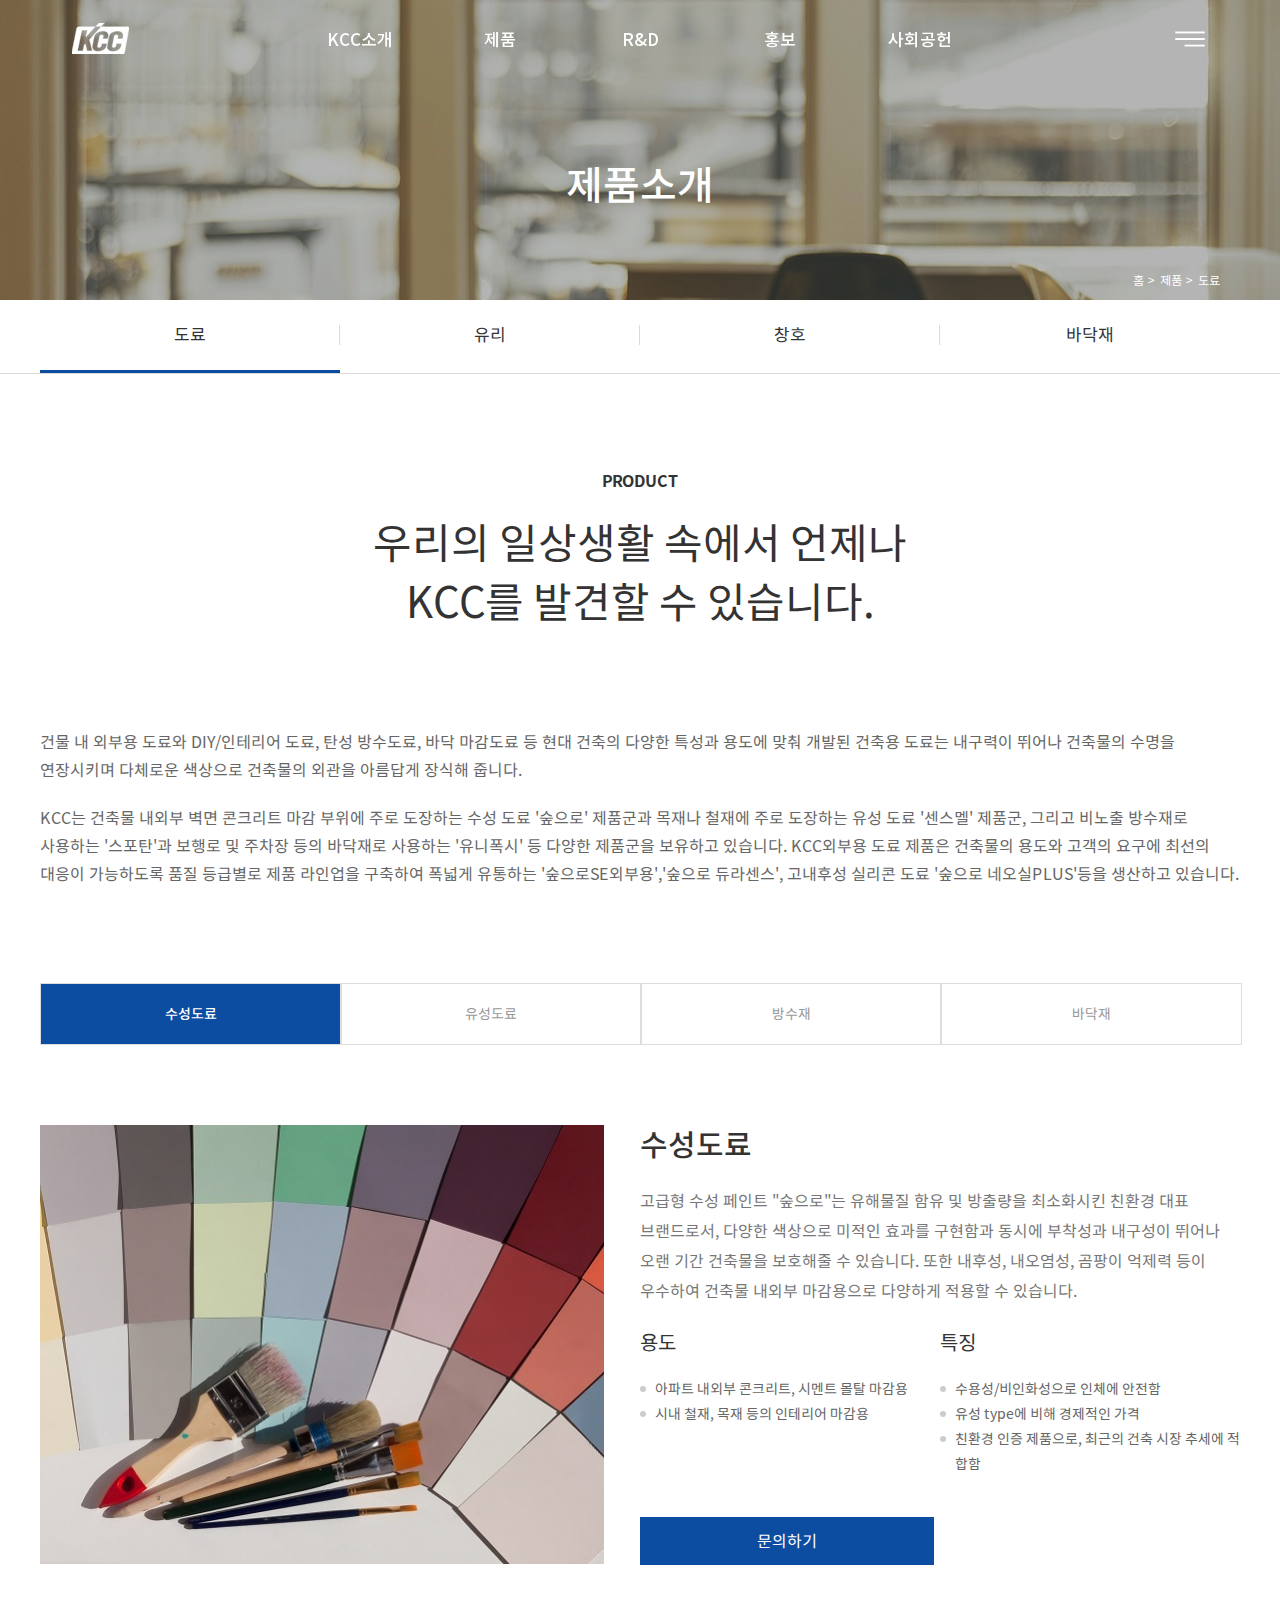
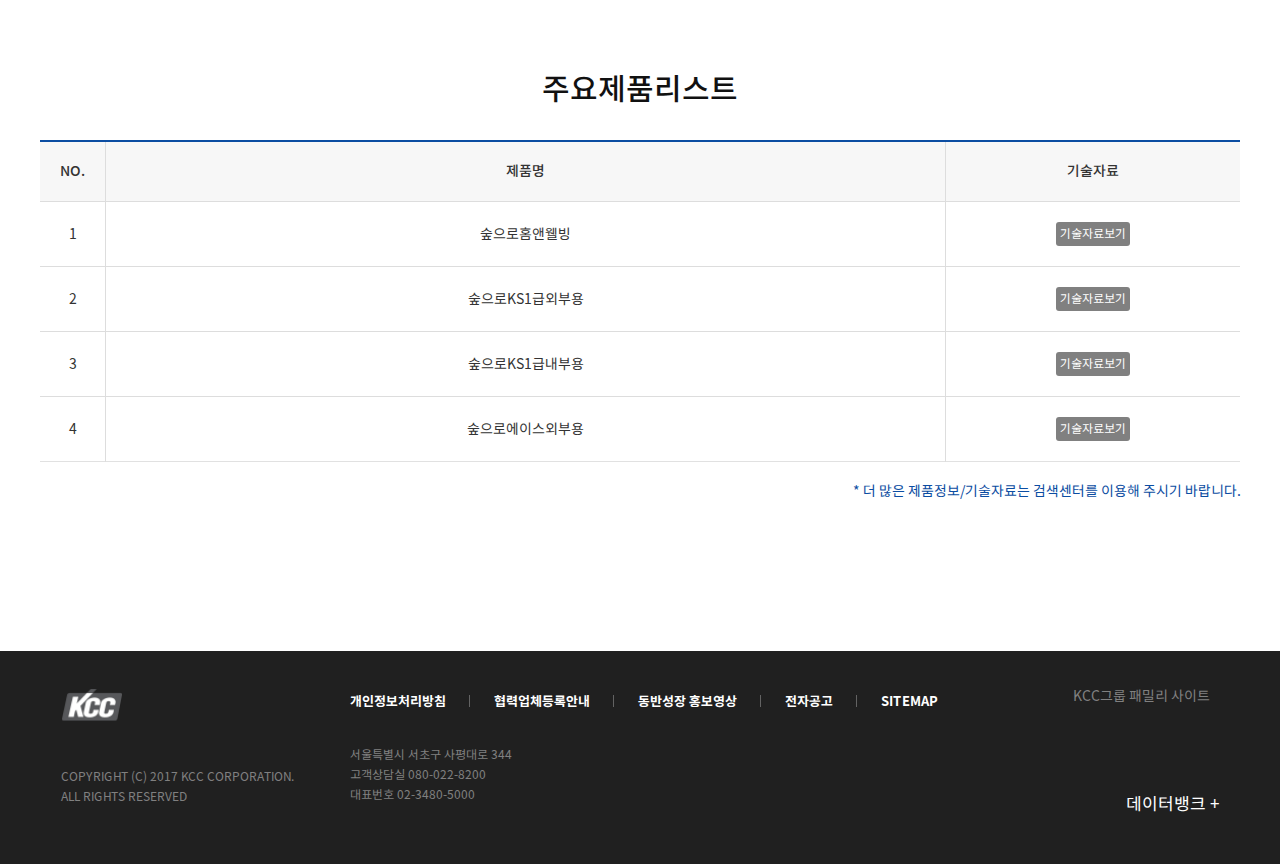
<file: kcc/product.html>
<!DOCTYPE html>
<html lang="en">
<head>
    <meta charset="UTF-8">
    <meta name="viewport" content="width=device-width, initial-scale=1.0">
    <meta http-equiv="X-UA-Compatible" content="ie=edge">
    <link rel="stylesheet" href="common/css/default.css">
    <link rel="stylesheet" href="common/css/style.css?v=201907301039">
    <link rel="stylesheet" href="common/css/swiper.css">
    <link rel="stylesheet" href="common/css/font.css">
    <link rel="stylesheet" href="common/css/sub.css?v=20190904">
    <!-- <link rel="stylesheet" href="common/css/fontawesome.min.css"> -->
    <link rel="stylesheet" type="text/css" href="https://maxcdn.bootstrapcdn.com/font-awesome/4.7.0/css/font-awesome.min.css">
    <script type="text/javascript" src="common/js/libs/swiper.min.js"></script>
    <script type="text/javascript" src="common/js/libs/jquery-3.4.1.min.js?v=1907241904"></script>
    <script type="text/javascript" src="common/js/libs/jquery-migrate-3.0.1.min.js"></script>
    <script type="text/javascript" src="common/js/main.js?v=1907291636"></script>
    <script type="text/javascript" src="common/js/common.js?v=1907252210"></script>
    <title>Document</title>
</head>
<body>
    <!-- wrap 시작 -->
    <div id="wrap">
        <!-- header 시작 -->
        <header id="header" class="header">
            <div class="inner">
                <h1 class="logo"><a href="./index.html">kcc</a></h1>
                <div class="gnbWarp">
                    <ul id="nav">
                        <li class="depth1">
                            <a href="./company.html">KCC소개</a>
                            <ul class="depth2">
                                <li><a href="./company.html">기업정보</a></li>
                                <li><a href="./company.html">CEO인사말</a></li>
                                <li><a href="./company.html">투자정보</a></li>
                                <li><a href="./company.html">사회적책임</a></li>
                            </ul>
                        </li>
                        <li class="depth1">
                            <a href="./product.html">제품</a>
                            <ul class="depth2">
                                <li><a href="./product.html">도료</a></li>
                                <li><a href="./product.html">유리</a></li>
                                <li><a href="./product.html">창호</a></li>
                                <li><a href="./product.html">바닥재</a></li>
                                <li><a href="./product.html">홈씨씨인테리어</a></li>
                            </ul>
                        </li>  
                        <li class="depth1">
                            <a href="./rnd.html">R&D</a>
                            <ul class="depth2">
                                <li><a href="./rnd.html">연구소</a></li>
                                <li><a href="./rnd.html">연구업적</a></li>
                                <li><a href="./rnd.html">에너지제로하우스</a></li>
                            </ul>
                        </li>  
                        <li class="depth1">
                            <a href="./news.html">홍보</a>
                            <ul class="depth2">
                                <li><a href="./news.html">KCC뉴스</a></li>
                                <li><a href="./news.html">KCC광고</a></li>
                                <li><a href="./news.html">KCC사보</a></li>
                            </ul>
                        </li>  
                        <li class="depth1">
                            <a href="./contribution.html">사회공헌</a>
                            <ul class="depth2">
                                <li><a href="./contribution.html">사회공헌 소개</a></li>
                                <li><a href="./contribution.html">사회공헌 활동</a></li>
                                <li><a href="./contribution.html">사회공헌 발자취</a></li>
                            </ul>
                        </li>      
                    </ul>        
                </div>
                <a href="javascript:toggleAllMenu();" class="btn_allMenu">전체메뉴</a>
                <!-- allMenu_wrap 시작 -->
                <div class="allMenu_wrap">
                    <div class="allMenu_mask" onclick="toggleAllMenu()"></div>
                    <div id="allMenu">
                        <div class="allMenu_top">
                            <h2><a href="./index.html">kcc</a></h2>
                        </div>
                        <div class="allMenu_con">
                            <ul>
                                <li class="depth1">
                                    <a href="#">KCC소개</a>
                                    <ul class="depth2">
                                        <li><a href="./company.html">기업정보</a></li>
                                        <li><a href="./company.html">CEO인사말</a></li>
                                        <li><a href="./company.html">투자정보</a></li>
                                        <li><a href="./company.html">사회적책임</a></li>
                                    </ul>
                                </li>
                                <li class="depth1">
                                    <a href="#">제품</a>
                                    <ul class="depth2">
                                        <li><a href="./product.html">도료</a></li>
                                        <li><a href="./product.html">유리</a></li>
                                        <li><a href="./product.html">창호</a></li>
                                        <li><a href="./product.html">바닥재</a></li>
                                    </ul>
                                </li>
                                <li class="depth1">
                                    <a href="#">R&D</a>
                                    <ul class="depth2">
                                        <li><a href="./rnd.html">연구소</a></li>
                                        <li><a href="./rnd.html">연구업적</a></li>
                                        <li><a href="./rnd.html">에너지제로하우스</a></li>
                                    </ul>
                                </li>
                                <li class="depth1">
                                    <a href="#">홍보</a>
                                    <ul class="depth2">
                                        <li><a href="./news.html">KCC뉴스</a></li>
                                        <li><a href="./news.html">KCC광고</a></li>
                                        <li><a href="./news.html">KCC사보</a></li>
                                    </ul>
                                </li>
                                <li class="depth1">
                                    <a href="#">사회공헌</a>
                                    <ul class="depth2">
                                        <li><a href="./contribution.html">사회공헌 소개</a></li>
                                        <li><a href="./contribution.html">사회공헌 활동</a></li>
                                        <li><a href="./contribution.html">사회공헌 발자취</a></li>
                                    </ul>
                                </li>
                            </ul>
                        </div>
                        <button class="btn_close" onclick="toggleAllMenu()">닫기</button>
                    </div>
                </div>
            </div>
        </header>
        <!-- header 끝 -->
        <!-- sub-visual 시작 -->
        <div class="sub_visual product">
            <div class="page_tit">
                <h2>제품소개</h2>
                <div class="breadcrumb">
                    <a href="#" >홈</a>
                    <a href="#">제품</a>
                    <a href="#">도료</a>
                </div>
            </div>
        </div>  
        <!-- sub-visual 끝 -->
        <!-- contanier 시작 -->
        <div id="container" class="product">
            <div class="lnb_wrap">
                <div id="lnb" class="lnb col4">
                    <ul>
                        <li class="on"><a href="#">도료</a></li>
                        <li><a href="#">유리</a></li>
                        <li><a href="#">창호</a></li>
                        <li><a href="#">바닥재</a></li>
                    </ul>
                </div>
            </div>   
            <!-- contents 시작 -->
            <div id="contents" class="contents">
                <div class="content_wrap">
                    <div class="tit_sec">
                        <em>PRODUCT</em>
                        <strong>우리의 일상생활 속에서 언제나<br/> KCC를 발견할 수 있습니다.</strong>
                    </div>
                    <div class="cont1">
                        <p class="desc">건물 내 외부용 도료와 DIY/인테리어 도료, 탄성 방수도료, 바닥 마감도료 등 현대 건축의 다양한 특성과 용도에 맞춰 개발된 건축용 도료는 내구력이 뛰어나 건축물의 수명을 연장시키며 다체로운 색상으로 건축물의 외관을 아름답게 장식해 줍니다. </p>
                        <p class="desc">KCC는 건축물 내외부 벽면 콘크리트 마감 부위에 주로 도장하는 수성 도료 '숲으로' 제품군과 목재나 철재에 주로 도장하는 유성 도료 '센스멜' 제품군, 그리고 비노출 방수재로 사용하는 '스포탄'과 보행로 및 주차장 등의 바닥재로 사용하는 '유니폭시' 등 다양한 제품군을 보유하고 있습니다. KCC외부용 도료 제품은 건축물의 용도와 고객의 요구에 최선의 대응이 가능하도록 품질 등급별로 제품 라인업을 구축하여 폭넓게 유통하는 '숲으로SE외부용','숲으로 듀라센스', 고내후성 실리콘 도료 '숲으로 네오실PLUS'등을 생산하고 있습니다.</p>
                        <div class="tab_area">
                            <ul id="tab" class="tab col4">
                                <li><a href="#" data-num="1">수성도료</a></li>
                                <li><a href="#" data-num="2">유성도료</a></li>
                                <li><a href="#" data-num="3">방수재</a></li>
                                <li><a href="#" data-num="4">바닥재</a></li>
                            </ul>
                            <div class="tab_container">
                                <div class="tab_content tab_content1">
                                    <section id="product_main" class="product_main">
                                        <div class="item_img">
                                            <img src="common/images/sub/img_product01.jpg" alt="수성도료">
                                        </div>
                                        <div class="item_desc">
                                            <h4>수성도료</h4>
                                            <p>고급형 수성 페인트 "숲으로"는 유해물질 함유 및 방출량을 최소화시킨 친환경 대표 브랜드로서, 다양한 색상으로 미적인 효과를 구현함과 동시에 부착성과 내구성이 뛰어나 오랜 기간 건축물을 보호해줄 수 있습니다. 또한 내후성, 내오염성, 곰팡이 억제력 등이 우수하여 건축물 내외부 마감용으로 다양하게 적용할 수 있습니다. </p>
                                            <dl>
                                                <dt>용도</dt>
                                                <dd>아파트 내외부 콘크리트, 시멘트 몰탈 마감용
                                                </dd>
                                                <dd>시내 철재, 목재 등의 인테리어 마감용</dd>
                                            </dl>
                                            <dl>
                                                <dt>특징</dt>
                                                <dd>수용성/비인화성으로 인체에 안전함</dd>
                                                <dd>유성 type에 비해 경제적인 가격</dd>
                                                <dd>친환경 인증 제품으로, 최근의 건축 시장 추세에 적합함</dd>
                                            </dl>
                                            <div class="item_btn">
                                                <a href="#" class="btn_inquire">문의하기</a>
                                            </div>
                                        </div>
                                    </section>
                                    <section id="product_data" class="product_data">
                                        <h3 class="t_tit2">주요제품리스트</h3>
                                        <table class="default_table">
                                            <colgroup>
                                                <col width="60px">
                                                <col width="70%">
                                                <col width="*">
                                            </colgroup>
                                            <thead>
                                                <tr>
                                                    <th>NO.</th>
                                                    <th>제품명</th>
                                                    <th>기술자료</th>
                                                </tr>
                                            </thead>
                                            <tbody>
                                                <tr>
                                                    <td>1</td>
                                                    <td>숲으로홈앤웰빙</td>
                                                    <td><a href="#" class="btn_file"></a></td>
                                                </tr>
                                                <tr>
                                                    <td>2</td>
                                                    <td>숲으로KS1급외부용</td>
                                                    <td><a href="#" class="btn_file"></a></td>
                                                </tr>
                                                <tr>
                                                    <td>3</td>
                                                    <td>숲으로KS1급내부용</td>
                                                    <td><a href="#" class="btn_file"></a></td>
                                                </tr>
                                                <tr>
                                                    <td>4</td>
                                                    <td>숲으로에이스외부용</td>
                                                    <td><a href="#" class="btn_file"></a></td>
                                                </tr>
                                            </tbody>
                                        </table>
                                        <div class="subtext">* 더 많은 제품정보/기술자료는 검색센터를 이용해 주시기 바랍니다.</div>
                                    </section>
                                </div>
                                <div class="tab_content tab_content2">
                                    <section id="product_main" class="product_main">
                                        <div class="item_img">
                                            <img src="common/images/sub/img_product02.jpg" alt="유성도료">
                                        </div>
                                        <div class="item_desc">
                                            <h4>유성도료</h4>
                                            <p>주로 철재, 목재에 도장되는 유성도료는, 뛰어난 색상 구현력과 광택으로 최고의 인테리어 효과를 구현할 수 있습니다. 또한 작업성과 은폐력이 우수하여 쉽고 빠르게 도장할 수 있으며, 오랜 기간 동안 소지의 부식과 부패를 방지할 수 있습니다. </p>
                                            <dl>
                                                <dt>용도</dt>
                                                <dd>철재, 목재 마감용
                                                </dd>
                                            </dl>
                                            <dl>
                                                <dt>특징</dt>
                                                <dd>내구성, 내수성 우수함</dd>
                                                <dd>도막의 유연성 우수함</dd>
                                                <dd>경제적인 가격</dd>
                                                <dd>작업성 우수 (빠른 건조)</dd>
                                            </dl>
                                            <div class="item_btn">
                                                <a href="#" class="btn_inquire">문의하기</a>
                                            </div>
                                        </div>
                                    </section>
                                    <section id="product_data" class="product_data">
                                        <h3 class="t_tit2">주요제품리스트</h3>
                                        <table class="default_table">
                                            <colgroup>
                                                <col width="60px">
                                                <col width="70%">
                                                <col width="*">
                                            </colgroup>    
                                            <thead>
                                                <tr>
                                                    <th>NO.</th>
                                                    <th>제품명</th>
                                                    <th>기술자료</th>
                                                </tr>
                                            </thead>
                                            <tbody>
                                                <tr>
                                                    <td>1</td>
                                                    <td>유크릴상도</td>
                                                    <td><a href="#" class="btn_file"></a></td>
                                                </tr>
                                                <tr>
                                                    <td>2</td>
                                                    <td>하이솔리드 락카-센스락상도</td>
                                                    <td><a href="#" class="btn_file"></a></td>
                                                </tr>
                                                <tr>
                                                    <td>3</td>
                                                    <td>센스멜조합</td>
                                                    <td><a href="#" class="btn_file"></a></td>
                                                </tr>
                                                <tr>
                                                    <td>4</td>
                                                    <td>센스멜골드</td>
                                                    <td><a href="#" class="btn_file"></a></td>
                                                </tr>
                                            </tbody>
                                        </table>
                                        <div class="subtext">* 더 많은 제품정보/기술자료는 검색센터를 이용해 주시기 바랍니다.</div>
                                    </section>
                                </div>
                                <div class="tab_content tab_content3">
                                    <section id="product_main" class="product_main">
                                        <div class="item_img">
                                            <img src="common/images/sub/img_product03.jpg" alt="방수재">
                                        </div>
                                        <div class="item_desc">
                                            <h4>방수재</h4>
                                            <p>초속 경화 타입으로서 촉매없이 저온 및 고습 조건에서도 도장이 가능하여 공사 기간 단축 및 빠른 보수 도장을 할 수 있는 고기능성 도료입니다. KCC 방수재는 신율과 도막강도가 뛰어나 소지의 크랙과 균열에 대한 견딤성이 우수하며, 소지와의 접착력이 좋아 도장 후 장기간 방수 성능을 유지할 수 있습니다. </p>
                                            <dl>
                                                <dt>용도</dt>
                                                <dd>옥상 노출방수 또는 옥외주차장,<br/> 외부 바닥 마감용</dd>
                                            </dl>
                                            <dl>
                                                <dt>특징</dt>
                                                <dd>탄성 및 신율 우수함
                                                </dd>
                                                <dd>내구성, 내후성 우수함</dd>
                                                <dd>내화학성 우수함</dd>
                                            </dl>
                                            <div class="item_btn">
                                                <a href="#" class="btn_inquire">문의하기</a>
                                            </div>
                                        </div>
                                    </section>
                                    <section id="product_data" class="product_data">
                                        <h3 class="t_tit2">주요제품리스트</h3>
                                        <table class="default_table">
                                            <colgroup>
                                                <col width="60px">
                                                <col width="70%">
                                                <col width="*">
                                            </colgroup>
                                            <thead>
                                                <tr>
                                                    <th>NO.</th>
                                                    <th>제품명</th>
                                                    <th>기술자료</th>
                                                </tr>
                                            </thead>
                                            <tbody>
                                                <tr>
                                                    <td>1</td>
                                                    <td>스포탄KS수직면방수재</td>
                                                    <td><a href="#" class="btn_file"></a></td>
                                                </tr>
                                                <tr>
                                                    <td>2</td>
                                                    <td>모노탄1액형노출방수재 </td>
                                                    <td><a href="#" class="btn_file"></a></td>
                                                </tr>
                                                <tr>
                                                    <td>3</td>
                                                    <td>스포탄KS비노출방수재(하절용)</td>
                                                    <td><a href="#" class="btn_file"></a></td>
                                                </tr>
                                                <tr>
                                                    <td>4</td>
                                                    <td>스포탄KS비노출방수재(동절용)</td>
                                                    <td><a href="#" class="btn_file"></a></td>
                                                </tr>
                                                <tr>
                                                    <td>5</td>
                                                    <td>스포탄KS1류방수재(프리미엄)</td>
                                                    <td><a href="#" class="btn_file"></a></td>
                                                </tr> 
                                                <tr>
                                                    <td>6</td>
                                                    <td>스포탄KS노출방수재</td>
                                                    <td><a href="#" class="btn_file"></a></td>
                                                </tr>
                                                <tr>
                                                    <td>7</td>
                                                    <td>숲으로탄성방수재</td>
                                                    <td><a href="#" class="btn_file"></a></td>
                                                </tr>
                                            </tbody>
                                        </table>
                                        <div class="subtext">* 더 많은 제품정보/기술자료는 검색센터를 이용해 주시기 바랍니다.</div>
                                    </section>
                                </div>
                                <div class="tab_content tab_content4">
                                    <section id="product_main" class="product_main">
                                        <div class="item_img">
                                            <img src="common/images/sub/img_product04.jpg" alt="바닥재">
                                        </div>
                                        <div class="item_desc">
                                            <h4>바닥재</h4>
                                            <p>주차장, 공장, 물류센터, 창고 등 물리적 충격이 심한 공간의 바닥에 도장되어, 소지(주로 콘크리트)를 장기간 보호해주고 내약품성, 내오염성 및 미끄럼방지, 소음 저감 등 다양한 성능을 보유하고 있어, 보다 안전하고 미려한 공간을 오랫 동안 조성해 줄 것입니다.</p>
                                            <dl>
                                                <dt>용도</dt>
                                                <dd>콘크리트, 시멘트 몰탈 바닥 마감용(주로 공장 또는 지하주차장</dd>
                                            </dl>
                                            <dl>
                                                <dt>특징</dt>
                                                <dd>내마모성, 내충격성 등의 기계적 물성이 우수함</dd>
                                                <dd>내약품성, 내오염성, 내용제성이 강함</dd>
                                                <dd>미관이 우수하고 색상 선택이 자유로움</dd>
                                            </dl>
                                            <div class="item_btn">
                                                <a href="#" class="btn_inquire">문의하기</a>
                                            </div>
                                        </div>
                                    </section>
                                    <section id="product_data" class="product_data">
                                        <h3 class="t_tit2">주요제품리스트</h3>
                                        <table class="default_table">
                                            <colgroup>
                                                <col width="60px">
                                                <col width="70%">
                                                <col width="*">
                                            </colgroup>
                                            <thead>
                                                <tr>
                                                    <th>NO.</th>
                                                    <th>제품명</th>
                                                    <th>기술자료</th>
                                                </tr>
                                            </thead>
                                            <tbody>
                                                <tr>
                                                    <td>1</td>
                                                    <td>유니폭시레진몰탈</td>
                                                    <td><a href="#" class="btn_file"></a></td>
                                                </tr>
                                                <tr>
                                                    <td>2</td>
                                                    <td>유니폭시라이닝</td>
                                                    <td><a href="#" class="btn_file"></a></td>
                                                </tr>
                                                <tr>
                                                    <td>3</td>
                                                    <td>유니폭시코팅</td>
                                                    <td><a href="#" class="btn_file"></a></td>
                                                </tr>
                                                <tr>
                                                    <td>4</td>
                                                    <td>하이퍼우레아 PU295A</td>
                                                    <td><a href="#" class="btn_file"></a></td>
                                                </tr>
                                                <tr>
                                                    <td>5</td>
                                                    <td>스포탄고경질중도</td>
                                                    <td><a href="#" class="btn_file"></a></td>
                                                </tr>
                                            </tbody>
                                        </table>
                                        <div class="subtext">* 더 많은 제품정보/기술자료는 검색센터를 이용해 주시기 바랍니다.</div>
                                    </section>
                                </div>
                            </div>
                        </div>
                    </div>
                </div>
            </div>
            <!-- contents 끝 -->
        </div>
        <!-- contanier 끝 -->
        <!-- footer 시작 -->
        <footer id="footer" class="footer">
            <div class="inner">
                <div class="fl_l">
                    <a href="#">kcc</a>
                    <p class="copy">COPYRIGHT (C) 2017 KCC CORPORATION.<br/> ALL RIGHTS RESERVED</p>
                </div>
                <div class="fl_c">
                    <ul>  
                        <li><a href="#">개인정보처리방침</a></li>
                        <li><a href="#">협력업체등록안내</a></li>
                        <li><a href="#">동반성장 홍보영상</a></li>
                        <li><a href="#">전자공고</a></li>
                        <li><a href="#">SITEMAP</a></li>
                    </ul>
                    <P>서울특별시 서초구 사평대로 344 </P>
                    <P>고객상담실 080-022-8200</P>
                    <p>대표번호 02-3480-5000</P>
                </div>
                <div class="fl_r">
                    <div class="btnWrap">
                        <div class="btn_link">
                            <a href="#none">KCC그룹 패밀리 사이트 </a>
                        </div>
                        <div class="linkArea">
                            <strong>KCC그룹 패밀리 사이트 </strong>
                            <p>KCC의 패밀리 사이트를 소개합니다. <br/> 아래 계열사를 선택하시면 해당 홈페이지로 이동 합니다. </p>      
                            <div>
                                <ul>
                                    <li><a href="https://www.facebook.com/kccstory/" target="_blank">KCC 공식 페이스북</a></li>
                                    <li><a href="http://blog.naver.com/kcc_world" target="_blank">KCC 공식 블로그</a></li>
                                    <li><a href="https://www.kccworld.co.kr/kccsilicone/main.do" target="_blank">KCC 실리콘</a></li>
                                    <li><a href="http://www.kccrefinish.co.kr/" target="_blank">KCC 자동차보수용도료</a></li>
                                    <li><a href="https://www.kccworld.co.kr/kccmarine/main.do" target="_blank">KCC 선박도료</a></li>
                                    <li><a href="http://www.kccegis.com" target="_blank">KCC 이지스 프로농구단</a></li>
                                </ul>
                            </div>
                            <div>
                                <ul>
                                    <li><a href="http://www.homecc.co.kr" target="_blank">홈씨씨인테리어</a></li>
                                    <li><a href="http://www.kccworld.net" target="_blank">KCC 건설</a></li>
                                    <li><a href="http://kac.kccworld.co.kr" target="_blank">KAC</a></li>
                                    <li><a href="http://www.kccgolf.co.kr" target="_blank">금강레저</a></li>
                                    <li><a href="http://www.baschem.co.uk" target="_blank">바실돈</a></li>
                                    <li><a href="http://www.kcccolorndesign.com" target="_blank">KCC 컬러&디자인센터</a></li>
                                </ul>
                            </div>
                        </div>
                    </div>
                    <strong class="f_info"><a href="#">데이터뱅크 +</a></strong>
                </div>
            </div>
        </footer>
        <!-- footer 끝 -->
   </div>
</body>
</html>
</file>
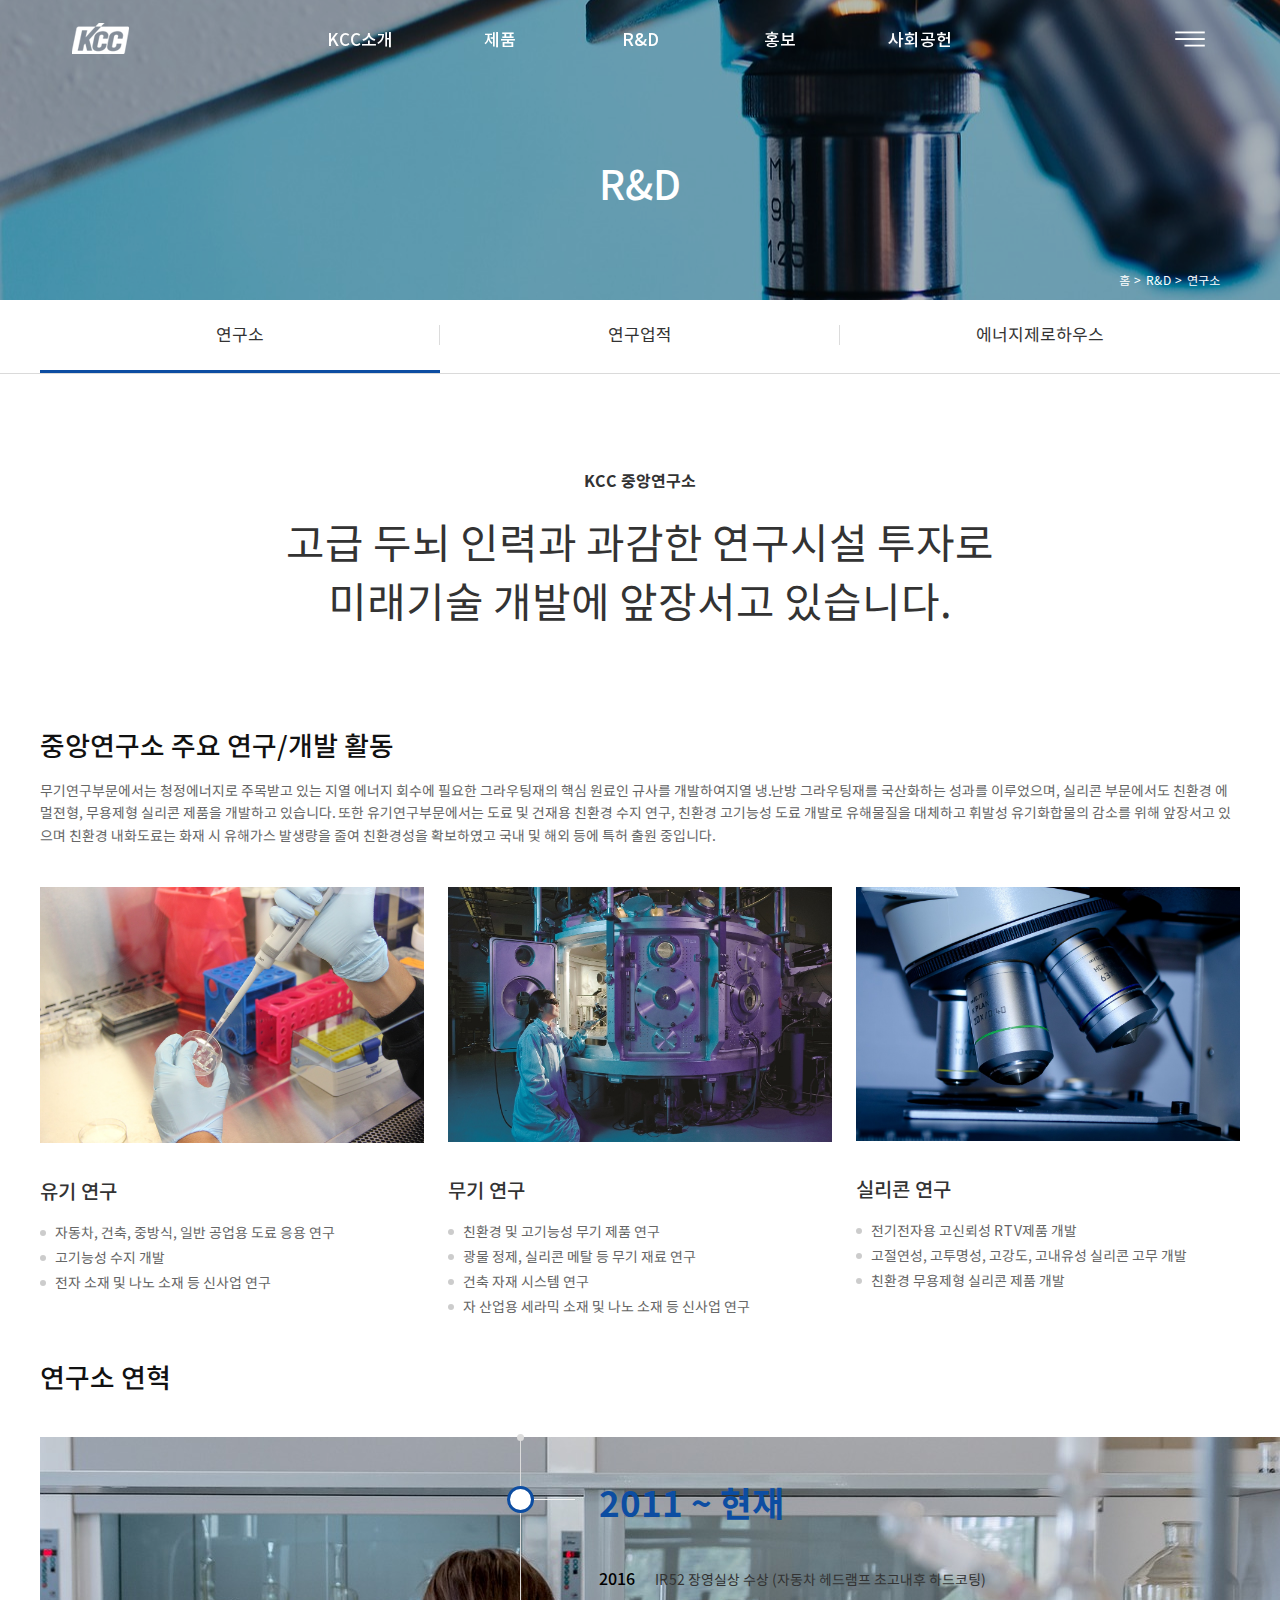
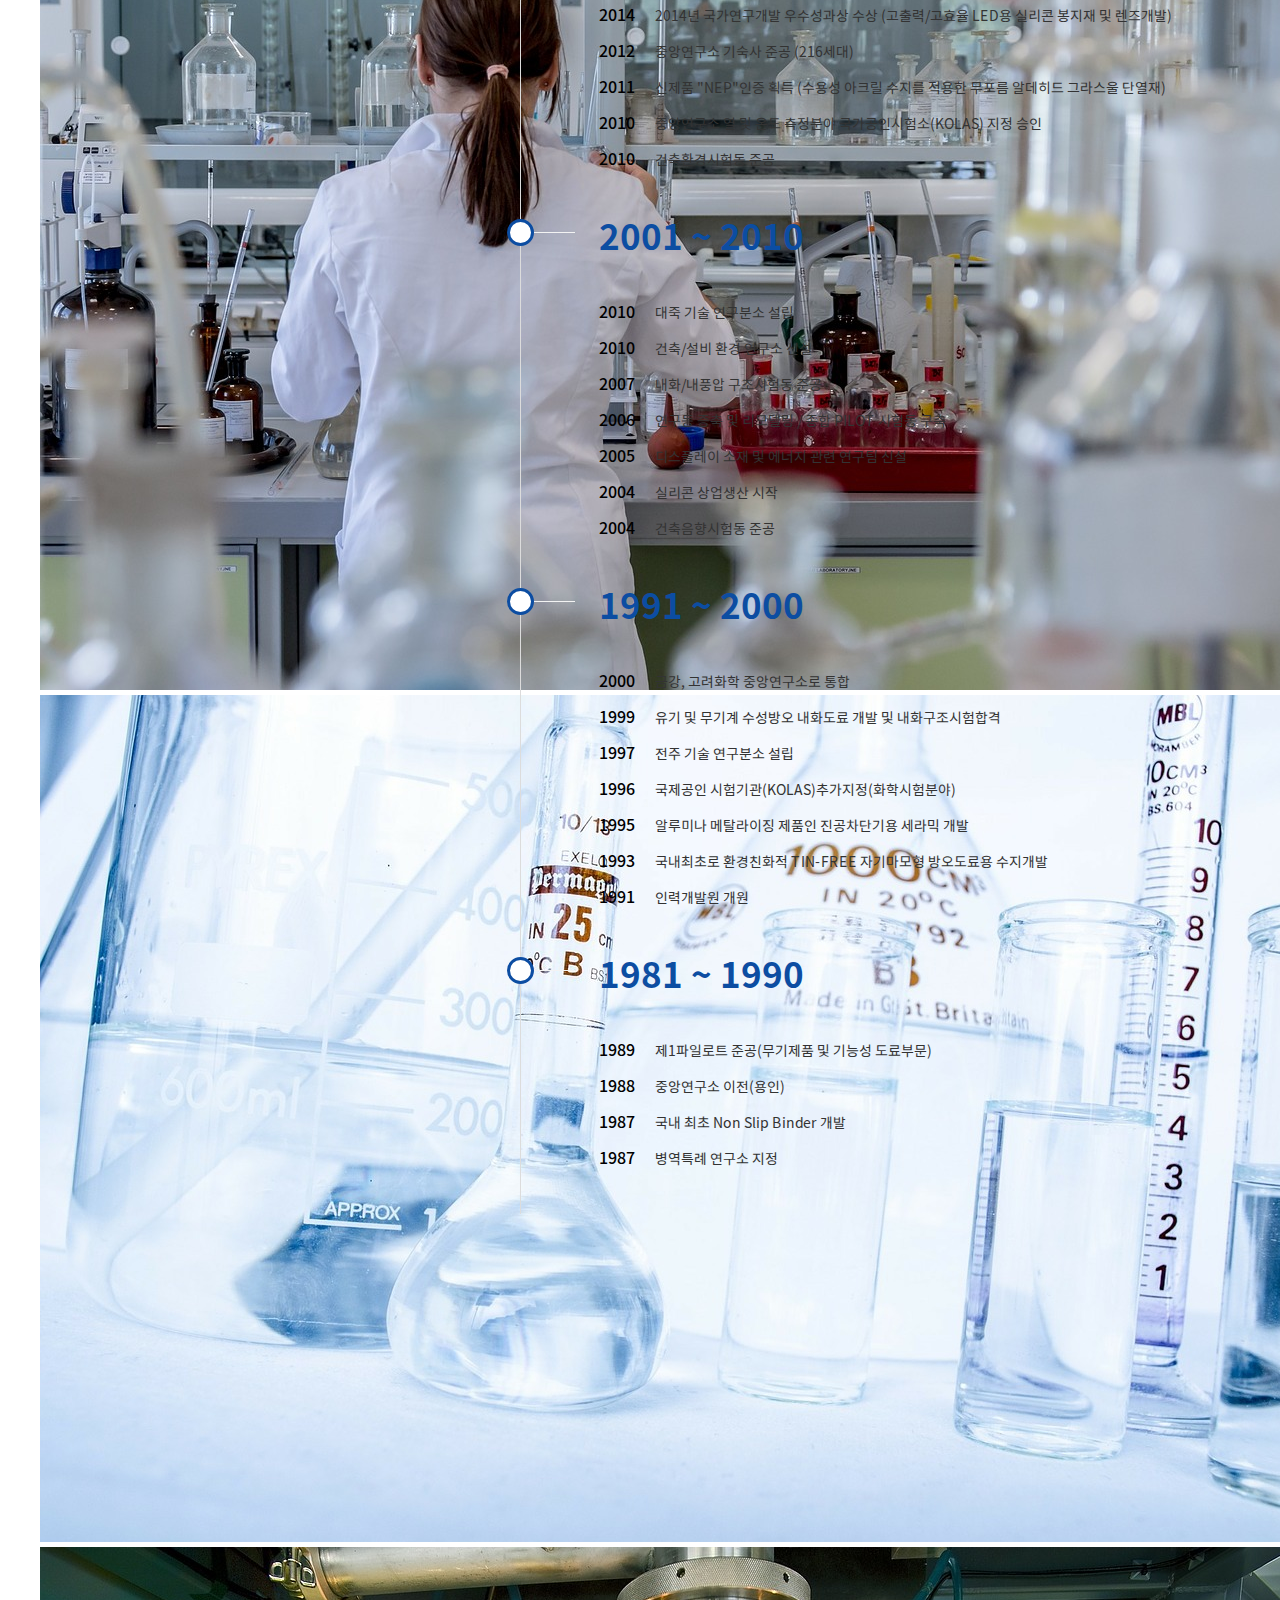
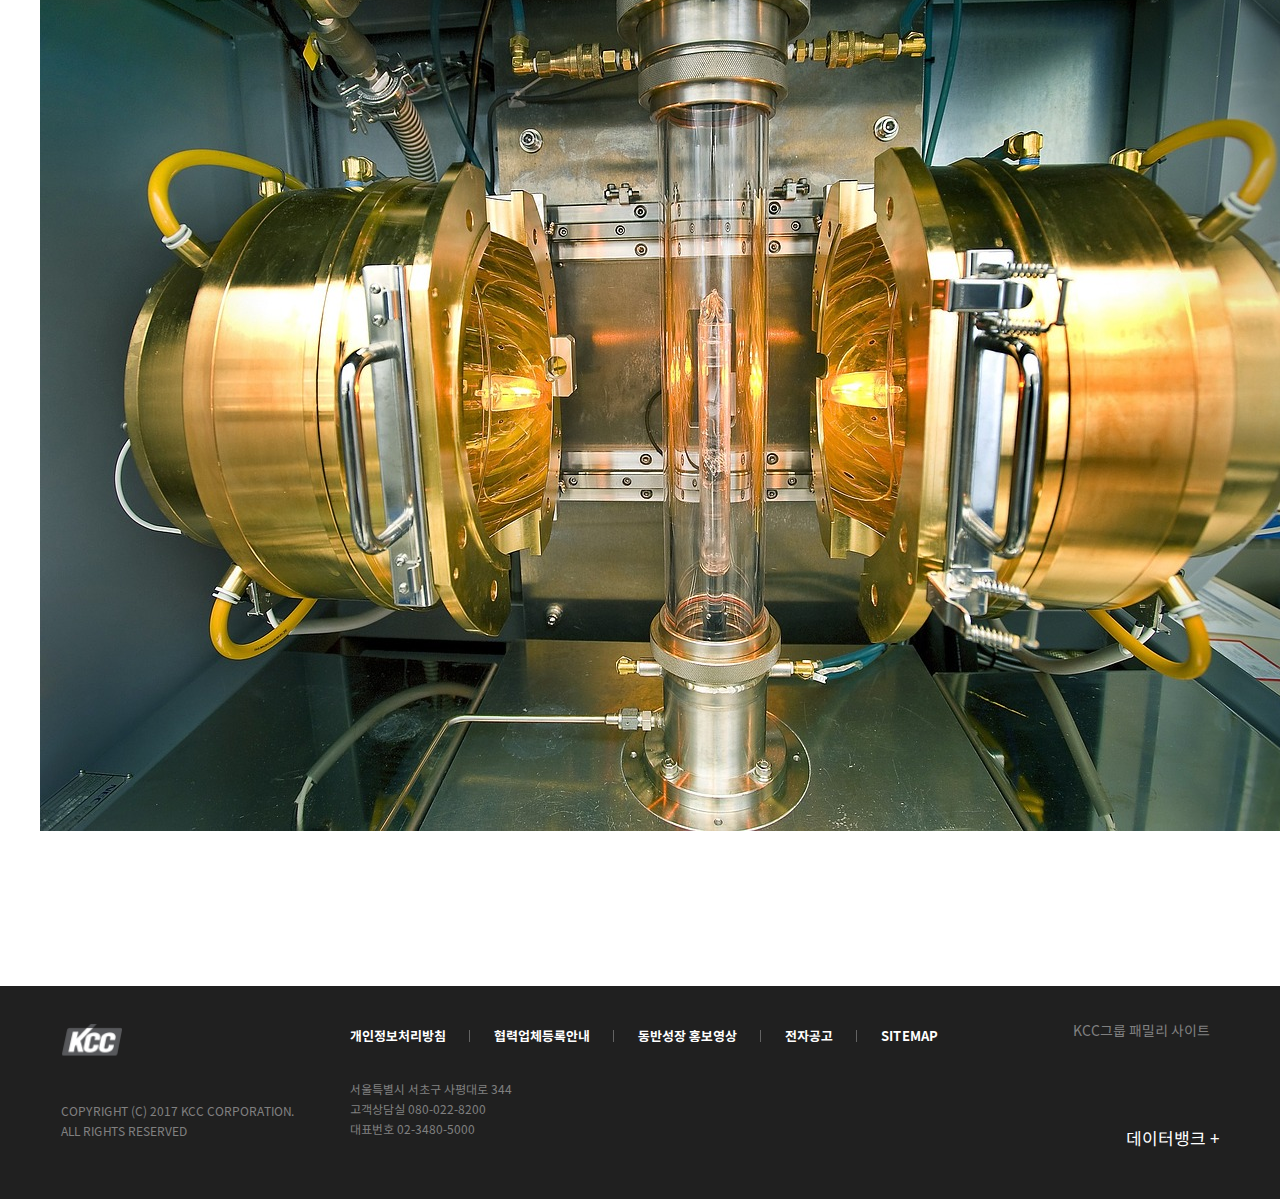
<file: kcc/rnd.html>
<!DOCTYPE html>
<html lang="en">
<head>
    <meta charset="UTF-8">
    <meta name="viewport" content="width=device-width, initial-scale=1.0">
    <meta http-equiv="X-UA-Compatible" content="ie=edge">
    <link rel="stylesheet" href="common/css/default.css">
    <link rel="stylesheet" href="common/css/style.css?v=201907301039">
    <link rel="stylesheet" href="common/css/swiper.css">
    <link rel="stylesheet" href="common/css/font.css">
    <link rel="stylesheet" href="common/css/sub.css?v=190904">
    <!-- <link rel="stylesheet" href="common/css/fontawesome.min.css"> -->
    <link rel="stylesheet" type="text/css" href="https://maxcdn.bootstrapcdn.com/font-awesome/4.7.0/css/font-awesome.min.css">
    <script type="text/javascript" src="common/js/libs/swiper.min.js"></script>
    <script type="text/javascript" src="common/js/libs/jquery-3.4.1.min.js?v=1907241904"></script>
    <script type="text/javascript" src="common/js/libs/jquery-migrate-3.0.1.min.js"></script>
    <script type="text/javascript" src="common/js/main.js?v=1907291636"></script>
    <script type="text/javascript" src="common/js/common.js?v=1907252210"></script>
    <title>Document</title>
</head>
<body>
    <!-- wrap 시작 -->
    <div id="wrap">
        <!-- header 시작 -->
        <header id="header" class="header">
            <div class="inner">
                <h1 class="logo"><a href="./index.html">kcc</a></h1>
                <div class="gnbWarp">
                    <ul id="nav">
                        <li class="depth1">
                            <a href="./company.html">KCC소개</a>
                            <ul class="depth2">
                                <li><a href="./company.html">기업정보</a></li>
                                <li><a href="./company.html">CEO인사말</a></li>
                                <li><a href="./company.html">투자정보</a></li>
                                <li><a href="./company.html">사회적책임</a></li>
                            </ul>
                        </li>
                        <li class="depth1">
                            <a href="./product.html">제품</a>
                            <ul class="depth2">
                                <li><a href="./product.html">도료</a></li>
                                <li><a href="./product.html">유리</a></li>
                                <li><a href="./product.html">창호</a></li>
                                <li><a href="./product.html">바닥재</a></li>
                                <li><a href="./product.html">홈씨씨인테리어</a></li>
                            </ul>
                        </li>  
                        <li class="depth1">
                            <a href="./rnd.html">R&D</a>
                            <ul class="depth2">
                                <li><a href="./rnd.html">연구소</a></li>
                                <li><a href="./rnd.html">연구업적</a></li>
                                <li><a href="./rnd.html">에너지제로하우스</a></li>
                            </ul>
                        </li>  
                        <li class="depth1">
                            <a href="./news.html">홍보</a>
                            <ul class="depth2">
                                <li><a href="./news.html">KCC뉴스</a></li>
                                <li><a href="./news.html">KCC광고</a></li>
                                <li><a href="./news.html">KCC사보</a></li>
                            </ul>
                        </li>  
                        <li class="depth1">
                            <a href="./contribution.html">사회공헌</a>
                            <ul class="depth2">
                                <li><a href="./contribution.html">사회공헌 소개</a></li>
                                <li><a href="./contribution.html">사회공헌 활동</a></li>
                                <li><a href="./contribution.html">사회공헌 발자취</a></li>
                            </ul>
                        </li>      
                    </ul>        
                </div>
                <a href="javascript:toggleAllMenu();" class="btn_allMenu">전체메뉴</a>
                <!-- allMenu_wrap 시작 -->
                <div class="allMenu_wrap">
                    <div class="allMenu_mask" onclick="toggleAllMenu()"></div>
                    <div id="allMenu">
                        <div class="allMenu_top">
                            <h2><a href="./index.html">kcc</a></h2>
                        </div>
                        <div class="allMenu_con">
                            <ul>
                                <li class="depth1">
                                    <a href="#">KCC소개</a>
                                    <ul class="depth2">
                                        <li><a href="./company.html">기업정보</a></li>
                                        <li><a href="./company.html">CEO인사말</a></li>
                                        <li><a href="./company.html">투자정보</a></li>
                                        <li><a href="./company.html">사회적책임</a></li>
                                    </ul>
                                </li>
                                <li class="depth1">
                                    <a href="#">제품</a>
                                    <ul class="depth2">
                                        <li><a href="./product.html">도료</a></li>
                                        <li><a href="./product.html">유리</a></li>
                                        <li><a href="./product.html">창호</a></li>
                                        <li><a href="./product.html">바닥재</a></li>
                                    </ul>
                                </li>
                                <li class="depth1">
                                    <a href="#">R&D</a>
                                    <ul class="depth2">
                                        <li><a href="./rnd.html">연구소</a></li>
                                        <li><a href="./rnd.html">연구업적</a></li>
                                        <li><a href="./rnd.html">에너지제로하우스</a></li>
                                    </ul>
                                </li>
                                <li class="depth1">
                                    <a href="#">홍보</a>
                                    <ul class="depth2">
                                        <li><a href="./news.html">KCC뉴스</a></li>
                                        <li><a href="./news.html">KCC광고</a></li>
                                        <li><a href="./news.html">KCC사보</a></li>
                                    </ul>
                                </li>
                                <li class="depth1">
                                    <a href="#">사회공헌</a>
                                    <ul class="depth2">
                                        <li><a href="./contribution.html">사회공헌 소개</a></li>
                                        <li><a href="./contribution.html">사회공헌 활동</a></li>
                                        <li><a href="./contribution.html">사회공헌 발자취</a></li>
                                    </ul>
                                </li>
                            </ul>
                        </div>
                        <button class="btn_close" onclick="toggleAllMenu()">닫기</button>
                    </div>
                </div>
            </div>
        </header>
        <!-- header 끝 -->
        <!-- sub-visual 시작 -->
        <div class="sub_visual rnd">
            <div class="page_tit">
                <h2>R&D</h2>
                <div class="breadcrumb">
                    <a href="#" >홈</a>
                    <a href="#">R&D</a>
                    <a href="#">연구소</a>
                </div>
            </div>
        </div>  
        <!-- sub-visual 끝 -->
        <!-- contanier 시작 -->
        <div id="container" class="rnd">
            <div class="lnb_wrap">
                <div id="lnb" class="lnb col3">
                    <ul>
                        <li class="on"><a href="#">연구소</a></li>
                        <li><a href="#">연구업적</a></li>
                        <li><a href="#">에너지제로하우스</a></li>
                    </ul>
                </div>
            </div>   
            <!-- contents 시작 -->
            <div id="contents" class="contents">
                <div class="content_wrap">
                    <div class="tit_sec">
                        <em>KCC 중앙연구소</em>
                        <strong>고급 두뇌 인력과 과감한 연구시설 투자로 <br/>미래기술 개발에 앞장서고 있습니다.</strong>
                    </div>
                   <h4 class="t_tit3">중앙연구소 주요 연구/개발 활동</h4>
                   <p>무기연구부문에서는 청정에너지로 주목받고 있는 지열 에너지 회수에 필요한 그라우팅재의 핵심 원료인 규사를 개발하여지열 냉.난방 그라우팅재를 국산화하는 성과를 이루었으며, 실리콘 부문에서도 친환경 에멀젼형, 무용제형 실리콘 제품을 개발하고 있습니다. 또한 유기연구부문에서는 도료 및 건재용 친환경 수지 연구, 친환경 고기능성 도료 개발로 유해물질을 대체하고 휘발성 유기화합물의 감소를 위해 앞장서고 있으며 친환경 내화도료는 화재 시 유해가스 발생량을 줄여 친환경성을 확보하였고 국내 및 해외 등에 특허 출원 중입니다.</p>
                   <ul class="rnd_info">
                       <li>
                           <div class="item_img">
                               <img src="./common/images/sub/img_rnd1.jpg" alt="유기연구">
                            </div>
                            <dl>
                                <dt>유기 연구</dt>
                                <dd>자동차, 건축, 중방식, 일반 공업용 도료 응용 연구</dd>
                                <dd>고기능성 수지 개발</dd>
                                <dd>전자 소재 및 나노 소재 등 신사업 연구</dd>
                            </dl>
                       </li>
                       <li>
                            <div class="item_img">
                                <img src="./common/images/sub/img_rnd2.jpg" alt="무기연구">
                             </div>
                             <dl>
                                 <dt>무기 연구</dt>
                                 <dd>친환경 및 고기능성 무기 제품 연구</dd>
                                 <dd>광물 정제, 실리콘 메탈 등 무기 재료 연구</dd>
                                 <dd>건축 자재 시스템 연구</dd>
                                 <dd>자 산업용 세라믹 소재 및 나노 소재 등 신사업 연구</dd>
                             </dl>
                        </li>   
                        <li>
                            <div class="item_img">
                                <img src="./common/images/sub/img_rnd3.jpg" alt="실리콘 연구">
                            </div>
                            <dl>
                                <dt>실리콘 연구</dt>
                                <dd>전기전자용 고신뢰성 RTV제품 개발</dd>
                                <dd>고절연성, 고투명성, 고강도, 고내유성 실리콘 고무 개발</dd>
                                <dd>친환경 무용제형 실리콘 제품 개발</dd>
                            </dl>
                        </li>      
                   </ul>
                   <div class="history">
                       <h4 class="t_tit3">연구소 연혁</h4>
                       <div class="img_container">
                           <img src="./common/images/sub/img_rnd4.jpg" alt="연구소 연혁 이미지1">
                           <img src="./common/images/sub/img_rnd5.jpg" alt="연구소 연혁 이미지2">
                           <img src="./common/images/sub/img_rnd6.jpg" alt="연구소 연혁 이미지3">
                       </div>
                       <div class="txt_container">
                           <strong class="tit">2011 ~ 현재</strong>
                           <ul class="history_list">
                               <li><span class="year">2016</span><span>IR52 장영실상 수상 (자동차 헤드램프 초고내후 하드코팅)</span></li>
                               <li><span class="year">2014</span><span>2014년 국가연구개발 우수성과상 수상 (고출력/고효율 LED용 실리콘 봉지재 및 렌즈개발)</span></li>
                               <li><span class="year">2012</span><span>중앙연구소 기숙사 준공 (216세대)</span></li>
                               <li><span class="year">2011</span><span>신제품 "NEP"인증 획득 (수용성 아크릴 수지를 적용한 무포름 알데히드 그라스울 단열재)</span></li>
                               <li><span class="year">2010</span><span>중앙연구소 열 및 온도 측정분야 국가공인시험소(KOLAS) 지정 승인</span></li>
                               <li><span class="year">2010</span><span>건축환경시험동 준공</span></li>
                           </ul>
                           <strong class="tit">2001 ~ 2010</strong>
                           <ul class="history_list">
                               <li><span class="year">2010</span><span>대죽 기술 연구분소 설립</span></li>
                               <li><span class="year">2010</span><span>건축/설비 환경 연구소 신설</span></li>
                               <li><span class="year">2007</span><span>내화/내풍압 구조시험동 준공</span></li>
                               <li><span class="year">2006</span><span>연구동 증축 및 리모델링 / 종합 PILOT 시험동 구축</span></li>
                               <li><span class="year">2005</span><span>디스플레이 소재 및 에너지 관련 연구팀 신설</span></li>
                               <li><span class="year">2004</span><span>실리콘 상업생산 시작</span></li>
                               <li><span class="year">2004</span><span>건축음향시험동 준공</span></li>
                           </ul>
                           <strong class="tit">1991 ~ 2000</strong>
                           <ul class="history_list">
                               <li><span class="year">2000</span><span>금강, 고려화학 중앙연구소로 통합</span></li>
                               <li><span class="year">1999</span><span>유기 및 무기계 수성방오 내화도료 개발 및 내화구조시험합격</span></li>
                               <li><span class="year">1997</span><span>전주 기술 연구분소 설립</span></li>
                               <li><span class="year">1996</span><span>국제공인 시험기관(KOLAS)추가지정(화학시험분야)</span></li>
                               <li><span class="year">1995</span><span>알루미나 메탈라이징 제품인 진공차단기용 세라믹 개발</span></li>
                               <li><span class="year">1993</span><span>국내최초로 환경친화적 TIN-FREE 자기마모형 방오도료용 수지개발</span></li>
                               <li><span class="year">1991</span><span>인력개발원 개원</span></li>
                           </ul>
                           <strong class="tit">1981 ~ 1990</strong>
                           <ul class="history_list">
                               <li><span class="year">1989</span><span>제1파일로트 준공(무기제품 및 기능성 도료부문)</span></li>
                               <li><span class="year">1988</span><span>중앙연구소 이전(용인)</span></li>
                               <li><span class="year">1987</span><span>국내 최초 Non Slip Binder 개발</span></li>
                               <li><span class="year">1987</span><span>병역특례 연구소 지정</span></li>
                           </ul>
                       </div>
                   </div>    
                </div>
            </div>
            <!-- contents 끝 -->
        </div>
        <!-- contanier 끝 -->
        <!-- footer 시작 -->
        <footer id="footer" class="footer">
            <div class="inner">
                <div class="fl_l">
                    <a href="#">kcc</a>
                    <p class="copy">COPYRIGHT (C) 2017 KCC CORPORATION.<br/> ALL RIGHTS RESERVED</p>
                </div>
                <div class="fl_c">
                    <ul>  
                        <li><a href="#">개인정보처리방침</a></li>
                        <li><a href="#">협력업체등록안내</a></li>
                        <li><a href="#">동반성장 홍보영상</a></li>
                        <li><a href="#">전자공고</a></li>
                        <li><a href="#">SITEMAP</a></li>
                    </ul>
                    <P>서울특별시 서초구 사평대로 344 </P>
                    <P>고객상담실 080-022-8200</P>
                    <p>대표번호 02-3480-5000</P>
                </div>
                <div class="fl_r">
                    <div class="btnWrap">
                        <div class="btn_link">
                            <a href="#none">KCC그룹 패밀리 사이트 </a>
                        </div>
                        <div class="linkArea">
                            <strong>KCC그룹 패밀리 사이트 </strong>
                            <p>KCC의 패밀리 사이트를 소개합니다. <br/> 아래 계열사를 선택하시면 해당 홈페이지로 이동 합니다. </p>      
                            <div>
                                <ul>
                                    <li><a href="https://www.facebook.com/kccstory/" target="_blank">KCC 공식 페이스북</a></li>
                                    <li><a href="http://blog.naver.com/kcc_world" target="_blank">KCC 공식 블로그</a></li>
                                    <li><a href="https://www.kccworld.co.kr/kccsilicone/main.do" target="_blank">KCC 실리콘</a></li>
                                    <li><a href="http://www.kccrefinish.co.kr/" target="_blank">KCC 자동차보수용도료</a></li>
                                    <li><a href="https://www.kccworld.co.kr/kccmarine/main.do" target="_blank">KCC 선박도료</a></li>
                                    <li><a href="http://www.kccegis.com" target="_blank">KCC 이지스 프로농구단</a></li>
                                </ul>
                            </div>
                            <div>
                                <ul>
                                    <li><a href="http://www.homecc.co.kr" target="_blank">홈씨씨인테리어</a></li>
                                    <li><a href="http://www.kccworld.net" target="_blank">KCC 건설</a></li>
                                    <li><a href="http://kac.kccworld.co.kr" target="_blank">KAC</a></li>
                                    <li><a href="http://www.kccgolf.co.kr" target="_blank">금강레저</a></li>
                                    <li><a href="http://www.baschem.co.uk" target="_blank">바실돈</a></li>
                                    <li><a href="http://www.kcccolorndesign.com" target="_blank">KCC 컬러&디자인센터</a></li>
                                </ul>
                            </div>
                        </div>
                    </div>
                    <strong class="f_info"><a href="#">데이터뱅크 +</a></strong>
                </div>
            </div>
        </footer>
        <!-- footer 끝 -->
   </div>
</body>
</html>
</file>
<file: jinair/css/default.css>
@charset "UTF-8";
html, body, div, span, applet, object, iframe, h1, h2, h3, h4, h5, h6, p, blockquote, pre, a, abbr, acronym, address, big, cite, code, del, dfn, em, img, ins, kbd, q, s, samp, small, strike, strong, sub, sup, tt, var, b, u, i, center, dl, dt, dd, ol, ul, li, fieldset, form, label, legend, table, caption, tbody, tfoot, thead, tr, th, td, article, aside, canvas, details, embed, figure, figcaption, footer, header, hgroup, menu, nav, output, ruby, section, summary, time, mark, audio, video {margin: 0; padding: 0; border: 0;vertical-align: baseline;}
article, aside, details, figcaption, figure, footer, header, hgroup, menu, nav, section { display: block;
}
body {color: #333; font-size: 14px;font-family: 'Noto Sans KR';font-weight: 400;}
ol, ul {list-style: none;}
blockquote, q {quotes: none;}
blockquote:before, blockquote:after, q:before, q:after { content: ''; content: none; }
table { border-collapse: collapse; border-spacing: 0; width: 100%;}
textarea { resize:none; } 
blockquote:before, blockquote:after, q:before, q:after {content: ''; content: none;}

a, a:link, a:visited, a:active { color:#333; text-decoration:none;  } 
a, button { margin: 0;padding: 0; -webkit-tap-highlight-color : rgba(0, 0, 0, 0); -webkit-touch-callout : none; -webkit-user-select : none; cursor: pointer;} 
button {background: none;border: none;}

address, em {font-style: normal;}
input, textarea, button, select {-webkit-appearance:none; -moz-appearance:none; appearance:none;-webkit-border-radius:0; -moz-border-radius:0; -o-border-radius:0; border-radius:0;}
select::-ms-expand{ display: none; }
caption, legend, label.hidden, .invisible {overflow: hidden; position: absolute; left: -9999px; font-size: 0; line-height: 0%;}
html, body { margin: 0; height: 100%;}
</file>
<file: jinair/css/common.css>
/* input */
input[type="text"], input[type="email"], input[type="password"], input[type="number"] { height: 46px;margin: 0; padding: 0 15px;  border: 1px solid #f3f3f3; border-bottom: 1px solid #ddd;background-color: #f3f3f3; color: #222;    font-family: 'Noto Sans KR'; font-size: 16px; line-height: 40px;box-sizing: border-box;}

/* radio button */
.checks {position: relative;}
.checks input[type="radio"] { position: absolute; width: 1px; height: 1px; padding: 0; margin: -1px; overflow: hidden; clip:rect(0,0,0,0); border: 0; }
.checks input[type="radio"] + label { display: inline-block; position: relative; padding-left: 22px; cursor: pointer; -webkit-user-select: none; -moz-user-select: none; -ms-user-select: none; }
.checks input[type="radio"] + label:before { content: ''; position: absolute; left: 0; top: 2px; width: 15px; height: 15px; text-align: center; background: #fafafa; border: 1px solid #cacece; border-radius: 100%; box-shadow: 0px 1px 2px rgba(0,0,0,0.05), inset 0px -15px 10px -12px rgba(0,0,0,0.05); }
.checks input[type="radio"] + label:active:before, .checks input[type="radio"]:checked + label:active:before { box-shadow: 0 1px 2px rgba(0,0,0,0.05), inset 0px 1px 3px rgba(0,0,0,0.1); }
.checks input[type="radio"]:checked + label:before { background: #E9ECEE; border-color: #adb8c0; }
.checks input[type="radio"]:checked + label:after { content: ''; position: absolute; top: 6px; left: 4px; width: 9px; height: 9px; background: #661e43; border-radius: 100%; }

/* button */
button{height: 46px;border-radius: 3px;outline: none; color: #ffffff;font-size: 15px;text-align: center;vertical-align: middle;}
button.gray{background: #6d6e71;}
button.purple{background: #661e43;}
.btn-popup { padding: 0 15px; height: 34px; line-height: 15px; border: 1px solid #ccc; border-radius: 3px; font-size: 13px; color: #000; background: #fff; }

/* select */
select{height: 46px;min-width: 160px; padding: 0 45px 0 15px; border: 1px solid #f3f3f3;  background: #f3f3f3 url(../images/common/bg_select_arrow.png) no-repeat right 13px top 50%; background-size: 12px 8px; color: #222; vertical-align: middle;}

/* layer-pop */
.layer-pop{display: none; position: absolute; padding: 20px 25px; border: 1px solid #ccc;background: #ffffff; box-shadow: rgba(0,0,0,.1) 5px 5px 5px;box-sizing: border-box;z-index: 50;}
.layer-pop .pop-tit{font-size: 23px; margin-bottom: 20px;}
.layer-pop .btn-close{position: absolute;top: 29px;right: 25px;width: 22px;height: 22px;background: url(../images/common/btn_close_gray.png) center no-repeat;}

/* tooltipbox */
.tooltipbox{display: none;}
.tooltipbox:before{content: '';display: block;position: absolute;top: -13px; left: 50%;margin-left: -10px; border-bottom: 13px solid #fff;border-right: 10px solid transparent; border-left: 10px solid  transparent;z-index: 2;}
.tooltipbox:after{content: '';display: block;position: absolute;top: -15px;left: 50%;margin-left: -11px; border-bottom: 15px solid #ccc;border-right: 11px solid transparent; border-left: 11px solid transparent;z-index: 1;}

/* hd-element */
.hd-element { position: absolute; width: 0; height: 0; overflow: hidden; font-size: 0; line-height: 0; }

/* layer-bgBlack */
.layer-bgBlack{display: none;position: fixed;left: 0;top: 0;width: 100%;height: 100%;    background-color: rgba(0,0,0,0.3); z-index: 20;}

/* header */
#header{position: fixed;left: 0;top: 0;width: 100%; background: #ffffff; z-index: 100;}
#header::after{content: ""; position: absolute; left: 20px; bottom: 0; right: 20px; height: 8px; box-shadow: 0 5px 8px rgba(150,150,150,.3); }
#header .inner{position: relative; width: 1180px;margin: auto;font-size: 13px;}
#header .top-area{position: relative;height: 40px;background: #f7f7f7;line-height: 40px;}
#header .top-area .left-element{float: left;}
#header .top-area .left-element li{position: relative;float: left; padding:0 15px;}
#header .top-area .left-element li:after{content: ''; display: block; position: absolute;top: 50%;left: 0;width: 1px;height: 12px;margin-top: -6px;background: #cccccc;}
#header .top-area .left-element li:first-child{padding-left: 0;}
#header .top-area .left-element li:first-child:after{display: none;}
#header .top-area .right-element{float: right;}
#header .top-area .right-element > li{position: relative; float: left;padding:0 8px;}
#header .top-area .right-element li .btn-language{padding-left: 20px;background: url(../images/common/ico_earth.png) 0 center no-repeat;}
#header .top-area .right-element li .btn-language span{padding-right: 19px;background: url(../images/common/btn_lang_more.png) right 0 center no-repeat;}
#header .top-area .right-element .tooltipbox{position: absolute;  left: -23px; top: 44px; padding: 15px; border: 1px solid #cccccc; background-color: white;word-break: keep-all; line-height: 25px; box-sizing: border-box; z-index: 500; }
#header .top-area .layer-pop{right: 0; width: 522px; }
#header .top-area .layer-pop select{margin-right: 10px;}
#header .top-area .layer-pop option{background: #ffffff;line-height: 1.6;}
#header .top-area .layer-pop button{width: 124px;background: #661e43;}

#header .body-area{position: relative;height: 90px;}
#header .body-area .logo{position: absolute;top: 0; }
#header .body-area .gnb-area{position: absolute;top: 0;left: 50%;transform: translateX(-50%);}
#header .body-area .gnb-area .gnb_line{display: none; position: absolute;left: 0;bottom: 0;width: 120px; height: 3px;background: #bdd600;transition: all .4s;}
#header .body-area .gnb-area li{float: left;width: 120px;text-align: center;}
#header .body-area .gnb-area li a{display: inline-block;width: 100%;height: 90px;line-height: 90px;font-weight: 600;font-size: 18px;transition: all .1s;}
#header .body-area .gnb-area li:hover a{color: #00abef;}
#header .body-area .nav_right{position: absolute;top: 32px;right: 0;}
#header .body-area .nav_right .btn-mypage{display: inline-block;width: 40px;height: 27px;background: url(../images/common/gnb_ico_mypage.png) center no-repeat;background-size: 22px;vertical-align: middle;}
#header .body-area .nav_right .btn-search{display: inline-block;width: 35px;height: 27px;background: url(../images/common/gnb_ico_search.png) center no-repeat;background-size: 20px;vertical-align: middle;margin-left: 10px;}
#header .body-area .layer-pop{top: 40px; right: 0;width: 510px;}
#header .body-area .layer-pop input[type="text"]{margin-right: 15px; width: 257px;}
#header .body-area .layer-pop button{width: 120px;}

/* footer */
footer{width: 100%;background: #f0f0f0;}
footer .inner{width: 1180px;margin:0 auto;}

footer .quick-nav{background: #e3e4e6;height: 60px;line-height: 60px;}
footer .quick-nav::after{content: '';display: block;clear: both;}
footer .quick-nav .quick-icon{float: left;}
footer .quick-nav .quick-icon::after{content: '';display: block;clear: both;}
footer .quick-nav .quick-icon li{float: left;width: 140px;font-size: 16px;}
footer .quick-nav .quick-icon li a{display: inline-block; position: relative;}
footer .quick-nav .quick-icon li a::before{content: ''; display: inline-block; width: 36px;height: 36px;margin-right: 12px;vertical-align: middle;background: #c1d72e url(../images/common/footer-quick-01.png) center center / 24px no-repeat;border-radius: 50%;}
footer .quick-nav .quick-icon li:nth-child(2) a::before{background-image: url(../images/common/footer-quick-02.png);}
footer .quick-nav .quick-icon li:nth-child(3) a::before{background-image: url(../images/common/footer-quick-03.png);background-size: 19px;}
footer .quick-nav p{float: left;}

footer .menu-wrap::after{content: '';display: block;clear: both;}
footer .menu-wrap dl{float: left;width: 33.3%;padding-left: 20px;margin: 30px 0;border-left: 1px solid #ddd;box-sizing: border-box;}
footer .menu-wrap dl:first-child{padding-left: 0px;border-left: none;}
footer .menu-wrap dt{margin-bottom: 10px;font-size: 16px;font-weight: 600;}
footer .menu-wrap dd::after{content: '';display: block;clear: both;}
footer .menu-wrap dd ul{float: left;width: 50%;}
footer .menu-wrap dd ul li{line-height: 1.7;}

footer .sns-wrap{text-align: right;}
footer .sns-wrap .sns{display: inline-block;}
footer .sns-wrap .sns::after{content: '';display: block;clear: both;}
footer .sns-wrap .sns li{float: left;margin-left: 7px;}
footer .sns-wrap .sns li a{display: inline-block; width: 30px; height: 30px; overflow: hidden; background:#fff url(../images/common/footer-sns-01.png) center center / 16px no-repeat; border-radius: 50%; text-indent: 100%;white-space: nowrap;}
footer .sns-wrap .sns li.facebook a{background-image: url(../images/common/footer-sns-02.png);}
footer .sns-wrap .sns li.youtube a{background-image: url(../images/common/footer-sns-03.png);}
footer .sns-wrap .sns li.insta a{background-image: url(../images/common/footer-sns-04.png);}
footer .sns-wrap .sns li.blog a{background-image: url(../images/common/footer-sns-05.png);}

footer .info-wrap .inner{padding: 30px 0 60px;margin-top: 20px;border-top: 1px solid #ccc;}
footer .info-wrap .inner::after{content: '';display: block;clear: both;}
footer .info-wrap .info{float: left;}
footer .info-wrap address > ul > li ul::after{content: '';display: block;clear: both;}
footer .info-wrap address > ul > li ul li{position: relative;float: left;padding-left: 14px;color: #555555;font-size: 13px;line-height: 1.9;}
footer .info-wrap address > ul > li ul li:first-child{padding-left: 0;}
footer .info-wrap address > ul > li ul li:first-child::before{display: none;}
footer .info-wrap address > ul > li ul li::before{content: '';display: inline-block;position: absolute;left: 0;top: 7px; width: 1px;height: 12px;margin:0 7px;background: #acacac;}
footer .info-wrap .copy{margin-top: 10px;color: #555555;}
footer .info-wrap .newsletter{float: right;width: 370px;}
footer .info-wrap .newsletter h3{margin-bottom: 10px;font-size: 16px;font-weight: 400;}
footer .info-wrap .newsletter input{width: calc(100% - 46px);height: 46px;border: 1px solid #ddd;background: #ffffff;}
footer .info-wrap .newsletter a{display:inline-block; overflow: hidden; width: 46px;height: 46px;margin-left: -4px;background: url(../images/common/btn_srch.gif) center center / cover no-repeat; text-indent: 100%;white-space: nowrap;vertical-align: bottom;}

/* list */
.list-type1 li{position: relative;padding-left: 13px;text-indent: -13px;margin-bottom: 10px;color: #444444;font-size: 15px;line-height: 24px;}
.list-type1 li:last-child{margin-bottom: 0;}
.list-type1 li::before{content: '';display: inline-block;width: 3px;height: 3px;margin: -4px 10px 0 0;background: #555555;vertical-align: middle;}

/* table */
.table-type1 thead tr th{padding: 10px 0; background: #6d6e70; border-left: 1px solid #ddd; border-top: 1px solid #999ba1; color: #fff; font-size: 15px;}
.table-type1 thead tr th:first-of-type,.table-type1 tbody tr th:first-of-type{border-left: none;}
.table-type1 tbody tr th,.table-type1 tbody tr td{padding: 15px 20px;    border-left: 1px solid #ddd; border-bottom: 1px solid #ddd; font-size: 16px;vertical-align: middle;}
.table-type1 tbody tr th{background: #f7f7f7;font-weight: normal; text-align: center;}

/* text color */
.purple:not(button){color: #661e43;}

/* tab */
.tab-area .tab::after{content: '';display: block;clear: both;}
.tab-area .tab li{float: left;}
.tab-area .tab li a{display: inline-block;width: 100%;height: 63px;background: #6d6e70;border-left: 1px solid #fff; color: #ffffff;font-size: 18px;text-align: center; line-height: 63px;}
.tab-area .tab li.on a{background: #ffffff;border: 1px solid #6d6e70;border-bottom: none; color: #000000;font-weight: 600;}
.tab-area .tab li.on a + .tab-area .tab li a{border-left: none;}
</file>
<file: jinair/css/main.css>
/* main-top-area */
.main-top-area{position: relative;padding-top: 130px;    background-color: #ebebeb;}

/* mainSlide */
#mainSlide{height: 453px;}
.main-top-area .slide-area{position: relative;}
#mainSlide .swiper-slide img{width: 100%;height: 100%;}
#mainSlide .swiper-slide .txt-wrap{position: absolute;left: 50%;top: 100px;width: 1180px;margin-left: -590px;color: #ffffff;}
#mainSlide .swiper-slide .txt-wrap p{font-size: 16px;}
#mainSlide .swiper-slide .txt-wrap h2{margin-top: 23px; font-size: 36px;line-height: 1.4;}
.main-top-area .mp-wrap{position: absolute;left: 50%;bottom: 80px;padding:3px 10px 3px 5px; transform:translateX(-50%);z-index: 10;background-color: rgba(0,0,0,0.5);}
.main-top-area .mp-wrap .swiper-pagination{position: static;display: inline-block;}
.main-top-area .mp-wrap .swiper-button-pause{display: inline-block;width: 9px;height: 12px; background-image: url(../images/main/main-ico-pause.png);background-position: center;background-repeat: no-repeat;background-size: cover;cursor: pointer;}
.main-top-area .mp-wrap .swiper-pagination-bullet{margin:0 5px;background: #ffffff;border: 3px solid #fff;outline: none; opacity: 1;}
.main-top-area .mp-wrap .swiper-pagination-bullet-active{background: none;border-color: #661e43;}

.booking-area{position: absolute;top: 0;left: 50%; width: 1180px;margin: 530px 0 0 -590px;padding: 30px 40px;background: #fff;z-index: 90;box-sizing: border-box;}

/* booking-wrap */
.booking-wrap{position: relative;}
.booking-wrap .btn-revsearch{width: 147px;}

.tab-triptype{margin-bottom: 20px;}
.tab-triptype:after{content: '';display: block;clear: both;}
.tab-triptype li{float: left;}
.tab-triptype li a{display: inline-block;width: 107px;height: 46px;background: #f3f3f3;font-size: 15px;line-height: 46px;text-align: center;}
.tab-triptype li:first-child a{border-radius: 4px 0 0 4px;}
.tab-triptype li:last-child a{border-radius: 0 4px 4px 0;}
.tab-triptype li.on a{background: #661e43;color: #ffffff;}

.selectValue{position: relative; float: left; width: 215px;margin-right: 20px;}
.selectValue:last-child{margin-right: 0px;}
.selectValue:before { content: ''; display: inline-block; position: absolute;top:14px; right: 15px; width: 20px; height: 21px;background-position: 0 0;background-repeat: no-repeat; background-size: 100%; z-index: 1; }
.selectValue label{position: absolute;top: 11px;left: 15px;color: #555555;font-size: 15px;}
.selectValue input{width: 100%;border: none; border-bottom: 2px solid #5c5f67;background: #ffffff;outline: none;}
.selectValue input::placeholder{color: #555555;font-size: 15px;}
.selectValue .psg-nums{display: none;   position: absolute; overflow: hidden; text-overflow: ellipsis; white-space: nowrap; top: 12px; left: 15px; color: #222;font-size: 16px;}

.loct::before{background-image: url(../images/common/ico_location.png);}
.calr::before{background-image: url(../images/common/ico_calendar.png);}
.psng::before{background-image: url(../images/common/ico_user.png);}

/* shadow-layer */
.booking-wrap .shadow-layer{display: none;    position: absolute; top: 115px; left: 0; width: 100%; height: auto; border: 1px solid #ccc; background: #fff; box-shadow: rgba(0,0,0,.05) 5px 5px 3px;}
.booking-wrap .shadow-layer .inner{padding: 60px 40px 40px;}
.booking-wrap .shadow-layer .layer-tit{ margin-bottom: 10px; font-size: 28px; color: #000; line-height: 1; }
.booking-wrap .shadow-layer h5 { font-size: 23px; font-weight: normal; color: #000; }
.booking-wrap .shadow-layer h5 span{ font-size: 18px; color: #666; }
.booking-wrap .shadow-layer .flights-list{height: 323px;}
.booking-wrap .shadow-layer .flights-list{height: 323px;}
.booking-wrap .shadow-layer .list-nation{float: left;width: 35%;height: 100%; background: #f3f3f3; border: 1px solid #ddd; border-right: none;box-sizing: border-box;}
.booking-wrap .shadow-layer .list-nation a{display: block; position: relative; padding: 3px 50px 3px 15px; border: 1px solid #f3f3f3; color: #555; font-size: 16px;}
.booking-wrap .shadow-layer .list-nation li.active a{border: 1px solid #661e43;background: #661e43;color: #ffffff;}
.booking-wrap .shadow-layer .list-nation a:hover,.booking-wrap .shadow-layer .list-airport a:hover{border: 1px solid #000;background: #fff;}
.booking-wrap .shadow-layer .list-nation li.on a{border-color: #7c6972; color: #fff; background: #7c6972 url(../images/common/ico_check.png) right 10px center no-repeat;}
.booking-wrap .shadow-layer .list-airport{display: none; float: left;width: 65%;height: 100%;overflow-y: auto; padding: 20px; background: #fff; box-sizing: border-box; border: 1px solid #ddd;box-sizing: border-box;}
.booking-wrap .shadow-layer .list-airport.active{display: block;}
.booking-wrap .shadow-layer .list-airport h6 { margin-bottom: 10px; font-size: 18px; font-weight: normal; }
.booking-wrap .shadow-layer .list-airport li{margin-bottom: 2px;}
.booking-wrap .shadow-layer .list-airport li:last-child{margin-bottom: 0;}
.booking-wrap .shadow-layer .list-airport li a{display: block; padding: 8px 50px 8px 15px;border: 1px solid #f3f3f3; background: #f3f3f3;}
.booking-wrap .shadow-layer .btn-area{margin-top: 20px;text-align: right; }
.booking-wrap .shadow-layer .btn-area button{width: 140px;}
.booking-wrap .shadow-layer .layer-close{display: inline-block;position: absolute;top: 18px;right: 15px;width: 22px;height: 22px;background: url(../images/common/btn_close_gray.png) 0 0 / 100% no-repeat;}

/* datepicker */
.ui-datepicker{width: 540px;padding: 40px;}
.ui-datepicker th,.ui-datepicker td{width: 100px;height: 50px;}
.ui-widget-header{border: none;background: none;}
.ui-state-default, .ui-widget-content .ui-state-default, .ui-widget-header .ui-state-default, .ui-button, html .ui-button.ui-state-disabled:hover, html .ui-button.ui-state-disabled:active{border: none;background: none;}
.ui-datepicker .ui-datepicker-prev span, .ui-datepicker .ui-datepicker-next span{background: #000;}


/* layer-passenger */
.layer-passenger .passengers { display: block; position: relative; }
.layer-passenger .passengers::after{content: '';display: block;clear: both;}
.layer-passenger .passengers .area { display: block; float: left; width: 320px; margin-left: 30px; }
.layer-passenger .passengers .area:first-child { margin-left: 0; }
.layer-passenger .passengers-info{margin-top: 20px;}
.layer-passenger .passengers-info::after{content: '';display: block;clear: both;}
.layer-passenger .passengers-info ul{float: left;}
.layer-passenger .passengers-info ul li{position: relative; margin-bottom: 15px;padding-left: 10px;font-size: 16px;}
.layer-passenger .passengers-info ul li::before{content: '';display: block;position: absolute;left: 0;top: 10px; width: 2px;height: 2px;background: #555;border-radius: 50%;}
.layer-passenger .passengers-info ul li:last-child{margin-bottom: 0;}
.layer-passenger .passengers-info .btn-popup{float: right;   }
.btn-number-box { position: relative;  margin-top: 20px; padding: 5px; min-height: 46px; background-color: #f3f3f3; }
.btn-number-box input{width: 100%;border: none;font-size: 22px; text-align: center;outline: none;}
.btn-number-box .btn-number { display: inline-block; position: absolute; top: 5px; width: 46px; height: 46px; background: #fff url(../images/common/btn-plus.png) 0 0  / 100% no-repeat; }
.btn-number-box .btn-number.minus { left: 5px;background-image: url(../images/common/btn-minus.png); }
.btn-number-box .btn-number.plus { right: 5px;}

/* special-slide-area */
.special-slide-area{width: 1180px;padding: 180px 0 80px;margin: auto;    }
#specialSlide .swiper-slide{position: relative;width: 280px; height: 180px;box-shadow: 0 10px 10px 0 rgba(0,0,0,.15);}
#specialSlide .swiper-slide img{width: 100%;height: 180px;}
#specialSlide .swiper-slide .desc-wrap{position: absolute;left: 0;bottom: 0;width: 100%;padding:15px 20px;background: linear-gradient(360deg, rgba(0,0,0,0.7), transparent); color: #ffffff;box-sizing: border-box;}
#specialSlide .swiper-slide .desc-wrap .arrow{display: inline-block; width: 20px;height: 20px;background: url(../images/main/special-ico-switch.png) center / 100% no-repeat;vertical-align: bottom;}
#specialSlide .swiper-slide .desc-wrap .price{font-size: 15px;}
#specialSlide .swiper-slide .desc-wrap .price .num{font-size: 22px;color: #c1d72e;font-weight: 600;}
#specialSlide .swiper-button-prev, #specialSlide .swiper-button-next{width: 50px; height: 50px;margin-top: -29px; background-color: rgba(0,0,0,0.5);background-size: 28px 31px;}
#specialSlide .swiper-button-next{right: 0; background-image: url(../images/main/special-ico-next.png);}
#specialSlide .swiper-button-prev{left: 0; background-image: url(../images/main/special-ico-prev.png);}


/* container section */
.section .inner{position: relative;width: 1180px;padding: 180px 0;margin: auto; }
.section .main-tit{text-align: center;}
.section .main-tit h2{margin-bottom: 20px;font-size: 50px;font-weight: 400;text-align: center;}
.section .main-tit h3{margin-bottom: 15px;font-size: 40px;}
.section .main-tit p{margin-bottom: 30px;color: #222222;font-size: 20px;}

/* section01 */
.section01{background: url(../images/main/main-section01.jpg) center center / cover no-repeat;}
.section01 .white-step-box{padding: 40px;background: #ffffff;}
.section01 .white-step-box .selectValue input{border-color: #999999;}
.section01 .white-step-box .option-wrap{position: relative;float: left;margin-right: 20px;}
.section01 .white-step-box .option-wrap p{color: #737373;}
.section01 .white-step-box select{width: 215px;font-size: 15px;}
.section01 .white-step-box div.num{display: none;width: 333px;}
.section01 .white-step-box button{width: 156px;}

/* section02 */
.section02 .event-card-wrap:after{content: '';display: block;clear: both;}
.section02 .event-card{position: relative;float: left;width: 380px;height: 240px;margin-right: 20px;}
.section02 .event-card:last-child{margin-right: 0;}
.section02 .evt-img img{width: 100%;height: 240px;}
.section02 .evt-info{position: absolute;left: 0;bottom: 0;width: 100%;height: 60px;background: rgba(0,0,0,0.6);color: #ffffff;}
.section02 .evt-info dt{padding:0 20px;overflow: hidden;text-overflow: ellipsis;white-space: nowrap;font-size: 18px;line-height: 60px;box-sizing: border-box;}
.section02 .evt-info .sub-txt{display: none;margin-bottom: 20px;padding:0 10px;height: 28px;line-height: 25px;font-size: 14px;border: 1px solid #ffff;box-sizing: border-box;}
.section02 .evt-info .date{display: none;}
.section02 .event-card.open .evt-info{display: table;width: 380px;}
.section02 .event-card.open .sub-txt,.section02 .event-card.open .date{display: inline-block;}
.section02 .event-card.open .evt-info dl{display: table-cell;width: 380px;text-align: center;  vertical-align: middle;}
.section02 .event-card.open .evt-info dt{margin-bottom: 20px;font-size: 23px;line-height: 1;text-align: center;}

/* ext-service-wrap */
.ext-service-wrap{margin-top: 80px;}
.ext-service-wrap .service-box:after{content: '';display: block;clear: both;}
.ext-service-wrap .service-box > a{display: inline-block;position: relative;overflow: hidden; float: left; width: 20%;height: 295px;background-position: center;background-repeat: no-repeat;background-size: cover;}
.ext-service-wrap .service-box > a.mileage{background-image: url(../images/main/main-service-01.jpg);}
.ext-service-wrap .service-box > a.hotel{background-image: url(../images/main/main-service-02.jpg);}
.ext-service-wrap .service-box > a.rental{background-image: url(../images/main/main-service-03.jpg);}
.ext-service-wrap .service-box > a.insurance{background-image: url(../images/main/main-service-04.jpg);}
.ext-service-wrap .service-box > a.ticket{background-image: url(../images/main/main-service-05.jpg);}
.ext-service-wrap .service-box > a dl{display: block;position: relative;float: left;width: 100%;height: 100%;}
.ext-service-wrap .service-box > a dl dt{position: relative; z-index: 2;padding: 20px;color: #ffffff;font-size: 18px;}
.ext-service-wrap .service-box > a dl dd{position: absolute;left: 0;bottom: -100%;width: 100%;height: 100%; background: rgba(0,0,0,0.6);}
.ext-service-wrap .service-box > a dl dd div{display: flex; justify-content: center; align-items: center;flex-direction: column; height: 100%; padding: 0 30px; color: #fff; text-align: center; box-sizing: border-box;}
.ext-service-wrap .service-box > a dl dd .desc{margin-top: 30px;font-size: 16px;line-height: 1.5;}
.ext-service-wrap .service-box > a dl dd .btn-link{display: inline-block;height: 40px;margin-top: 20px;padding:0 20px;border: 1px solid #fff;font-size: 15px;line-height: 40px;box-sizing: border-box;border-radius: 3px;}
</file>
<file: jinair/css/font.css>
@charset "UTF-8";

@font-face {
    font-family: 'Noto Sans KR';
    font-style: normal;
    font-weight: 100;
    src: url(../font/Noto_kr/NotoSansKR-Thin.woff2) format('woff2'),
         url(../font/Noto_kr/NotoSansKR-Thin.woff) format('woff'),
         url(../font/Noto_kr/NotoSansKR-Thin.otf) format('opentype');
  }
  @font-face {
    font-family: 'Noto Sans KR';
    font-style: normal;
    font-weight: 300;
    src: url(../font/Noto_kr/NotoSansKR-Light.woff2) format('woff2'),
         url(../font/Noto_kr/NotoSansKR-Light.woff) format('woff'),
         url(../font/Noto_kr/NotoSansKR-Light.otf) format('opentype');
  }
  @font-face {
     font-family: 'Noto Sans KR';
     font-style: normal;
     font-weight: 350;
     src: url(../font/Noto_kr/NotoSansKR-DemiLight.woff2) format('woff2'),
          url(../font/Noto_kr/NotoSansKR-DemiLight.woff) format('woff'),
          url(../font/Noto_kr/NotoSansKR-DemiLight.otf) format('opentype');
   }
  @font-face {
     font-family: 'Noto Sans KR';
     font-style: normal;
     font-weight: 400;
     src: url(../font/Noto_kr/NotoSansKR-Regular.woff2) format('woff2'),
          url(../font/Noto_kr/NotoSansKR-Regular.woff) format('woff'),
          url(../font/Noto_kr/NotoSansKR-Regular.otf) format('opentype');
   }
  @font-face {
     font-family: 'Noto Sans KR';
     font-style: normal;
     font-weight: 500;
     src: url(../font/Noto_kr/NotoSansKR-Medium.woff2) format('woff2'),
          url(../font/Noto_kr/NotoSansKR-Medium.woff) format('woff'),
          url(../font/Noto_kr/NotoSansKR-Medium.otf) format('opentype');
   }
  @font-face {
     font-family: 'Noto Sans KR';
     font-style: normal;
     font-weight: 700;
     src: url(../font/Noto_kr/NotoSansKR-Bold.woff2) format('woff2'),
          url(../font/Noto_kr/NotoSansKR-Bold.woff) format('woff'),
          url(../font/Noto_kr/NotoSansKR-Bold.otf) format('opentype');
   }
  @font-face {
     font-family: 'Noto Sans KR';
     font-style: normal;
     font-weight: 900;
     src: url(../font/Noto_kr/NotoSansKR-Black.woff2) format('woff2'),
          url(../font/Noto_kr/NotoSansKR-Black.woff) format('woff'),
          url(../font/Noto_kr/NotoSansKR-Black.otf) format('opentype');
   }
</file>
<file: kcc/common/css/default.css>
@charset "UTF-8";
html, body, div, span, applet, object, iframe, h1, h2, h3, h4, h5, h6, p, blockquote, pre, a, abbr, acronym, address, big, cite, code, del, dfn, em, img, ins, kbd, q, s, samp, small, strike, strong, sub, sup, tt, var, b, u, i, center, dl, dt, dd, ol, ul, li, fieldset, form, label, legend, table, caption, tbody, tfoot, thead, tr, th, td, article, aside, canvas, details, embed, figure, figcaption, footer, header, hgroup, menu, nav, output, ruby, section, summary, time, mark, audio, video {margin: 0; padding: 0; border: 0; font-size: 14px;vertical-align: baseline;font-weight: 400;color: #333;}
article, aside, details, figcaption, figure, footer, header, hgroup, menu, nav, section { display: block;
}
body {font-family: 'Noto Sans KR';}
ol, ul {list-style: none;}
blockquote, q {quotes: none;}
blockquote:before, blockquote:after, q:before, q:after { content: ''; content: none; }
table { border-collapse: collapse; border-spacing: 0; width: 100%;}
textarea { resize:none; } 
blockquote:before, blockquote:after, q:before, q:after {content: ''; content: none;}

a, a:link, a:visited, a:active { color:#333; text-decoration:none; /* word-break: keep-all; */ } 
a, button { margin: 0;padding: 0; -webkit-tap-highlight-color : rgba(0, 0, 0, 0); -webkit-touch-callout : none; -webkit-user-select : none; cursor: pointer;} 
button {background: none;border: none;}

address, em {font-style: normal;}
input, textarea, button, select {-webkit-appearance:none; -moz-appearance:none; appearance:none;-webkit-border-radius:0; -moz-border-radius:0; -o-border-radius:0; border-radius:0;}
select::-ms-expand{ display: none; }
caption, legend, label.hidden, .invisible {overflow: hidden; position: absolute; left: -9999px; font-size: 0; line-height: 0%;}
html, body { margin: 0; height: 100%;}
</file>
<file: kcc/common/css/style.css>
html.scroll_lock, body.scroll_lock {height:100%; overflow:hidden;}

	
#wrap{position: relative;width: 100%;min-height: 100%;box-sizing: border-box;}

/* header */
#header{overflow: hidden;position: fixed;left: 0;top: 0;z-index: 99;width: 100%;height: 80px;transition: .5s height, .2s background;box-sizing: border-box;}
#header .inner{position: relative;max-width: 1200px;margin:auto;}

#header .logo{position: absolute;left: 0;top: 22px;text-indent: 100%; white-space: nowrap; overflow: hidden;}
#header .logo a{display: block;width: 58px;height: 32px;background-image: url(../images/common/kcc_logo_white.png);background-repeat: no-repeat;background-position: 0 0;background-size: cover;}

#header .gnbWarp{max-width: 700px;height: 80px;margin: auto; text-align: center;}
#header .gnbWarp #nav li{width: 140px;}
#header .gnbWarp #nav li a:hover{color: #0c4da2;}
#header .gnbWarp #nav .depth1{position: relative;float: left;width: 20%;height: 80px;line-height: 80px;}
#header .gnbWarp #nav .depth1:before{content: ''; display: block; position:absolute; bottom:0px; left:0; width:100%; height:3px; background-color:#0c4da2; opacity:0; transform:scaleX(0); transition:all 0.2s linear;}
#header .gnbWarp #nav .depth1:hover:before{opacity:1; transform:scaleX(1);}
#header .gnbWarp #nav .depth1 > a{display: block;color: #ffffff;font-weight: 500;  font-size: 17px;}
#header .gnbWarp #nav .depth2{display:none;position: absolute;left: 0;padding-top: 20px;}
#header .gnbWarp #nav .depth2 li a{display: block;padding: 10px 0;line-height: 1;}

#header .btn_allMenu{position: absolute; top: 21px; right: 0; width: 36px; height: 36px;background-repeat: no-repeat;background-position: center; background-image: url(../images/common/btn_allmenu_white.png); background-size: 30px; text-indent: -999px; overflow: hidden;}
.allMenu_mask { position: fixed; top: 0; right: 0; bottom: 0; background: rgba(0,0,0,0.76); z-index: 99; opacity: 0;  -webkit-transition: opacity .3s; transition: opacity .3s; }
#allMenu {position: fixed; top: 0; right: 0; width: 448px; height: 100%; background: #fff; z-index: 100; -webkit-transform: translateX(102%); transform: translateX(102%);  -webkit-transition: all .3s; transition: all .3s; }
#allMenu .allMenu_top{height: 60px;background: #0c4da2;}
#allMenu .allMenu_top h2{margin-left: 11px;}
#allMenu .allMenu_top h2 a{display: inline-block; width: 58px; height: 32px;margin-top: 11px; background-image: url(../images/common/kcc_logo_white.png); background-size: cover;text-indent: 100%; white-space: nowrap; overflow: hidden;}
#allMenu .btn_close { position: absolute; top: 16px; right: 5px; width: 25px; height: 25px; border: none; background: url(../images/common/btn_close.png) no-repeat center center; background-size: 17px; text-indent: -999px; overflow: hidden; outline: none; z-index: 10; }

#allMenu .allMenu_con { height: 100%; padding-top: 28px; overflow: auto; -webkit-overflow-scrolling: touch;box-sizing: border-box; }
#allMenu .allMenu_con .depth1 a {display: block; position: relative; height: 56px;padding: 0 24px 0 20px; color: #000; line-height: 56px;  font-size: 21px; }
#allMenu .allMenu_con .depth1 > a:after{content: ''; position: absolute; right: 20px; top: 50%;width: 20px; height: 20px; margin-top: -8px; background: url(../images/common/ico_arrow_lnb_black.png) no-repeat 0 0 / contain;  opacity: 1; -webkit-transition: all 0.3s; -moz-transition: all 0.3s; -ms-transition: all 0.3s; -o-transition: all 0.3s; transition: all 0.3s; }
#allMenu .allMenu_con .depth1 > a.active:after { background: url(../images/common/ico_arrow_lnb_blue.png) no-repeat 0 0 / contain;-webkit-transform: rotate(180deg); -moz-transform: rotate(180deg); -ms-transform: rotate(180deg); -o-transform: rotate(180deg); transform: rotate(180deg); }
#allMenu .allMenu_con .depth2{display: none; margin: 6px auto 12px; padding: 16px 0 17px; background: #f7f7f7;}
#allMenu .allMenu_con .depth2 a{height: 36px;margin-left: 17px;font-size: 14px;line-height: 36px;}

.open .allMenu_mask{left:0; opacity:1;}
.open #allMenu{-webkit-transform: translateX(0); transform: translateX(0);}

/* #header .util{position: absolute;right: 0;top: 33px;}
#header .util ul li{position: relative; float: left;margin-left: 20px;}
#header .util ul li:after{position: absolute;top: 2px;right: -10px;width: 1px;height: 10px;background: #ccc;content: '';}
#header .util ul li:last-child:after{display: none;}
#header .util a{display: block;color: #ffffff;font-size: 13px;}    */

#header.all{z-index: 100;height: 300px;background: #ffffff;border-bottom: 1px solid #ececec;}
#header.all:before{content: '';display: block;position: absolute;left: 0;top: 80px;width: 100%;height: 220px;background: #f5f5f5;}
#header.on{background: #ffffff;border-bottom: 1px solid #ececec;z-index: 100;}
#header.on .gnbWarp #nav .depth1 > a,#header.all .gnbWarp #nav .depth1 > a{color: #444;}
#header.on .logo a,#header.all .logo a{background-image: url(../images/common/kcc_logo.png);}
#header.on .btn_allMenu,#header.all .btn_allMenu{background-image: url(../images/common/btn_allmenu_black.png);}
/* #header.on .util a,#header.all .util a{color: #444444;} */

/* footer */
#footer{position: relative;min-height: 213px;background-color: #202020;color: #ffffff;}
#footer .inner{position: relative;max-width: 1160px;margin: auto;}
#footer .inner:after{content: '';display: block;clear: both;}
#footer .inner > div{float: left;padding-top: 36px;}

#footer .fl_l{width: 25%;}
#footer .fl_l a{display: inline-block;width: 63px;height: 35px;background: url(../images/common/kcc_logo_gray.png) 0 0 no-repeat;background-size: cover;text-indent: -999px;}
#footer .fl_l .copy {padding: 45px 0 0 1px; color: #808080; font-size: 12px; line-height: 20px;}

#footer .fl_c{width: 55%;}
#footer .fl_c ul{margin-bottom: 30px;font-size: 0;}
#footer .fl_c ul:after{content: '';display: block;clear: both;}
#footer .fl_c ul li{position: relative; display: inline-block;}
#footer .fl_c ul li:after{content: '';  position: absolute;right: 0;top: 50%;width: 1px;height: 12px;margin-top: -6px;background-color: rgba(255,255,255,0.3);}
#footer .fl_c ul li:last-of-type:after{display: none;}
#footer .fl_c ul li a{display: inline-block;padding:0 24px;color: #ffffff;font-weight: 700;font-size: 13px;}
#footer .fl_c ul li:first-of-type a{padding-left: 0;}
#footer .fl_c ul li:last-of-type a{padding-right: 0;}
#footer .fl_c p{color: #808080;font-size: 12px;line-height: 20px;}

#footer .inner .fl_r{width: 20%;padding-top: 0;text-align: right;}
#footer .fl_r .btnWrap{position: relative;}
#footer .fl_r .btnWrap .btn_link{position: relative;   padding-right: 10px;}
#footer .fl_r .btnWrap .btn_link a{display: inline-block; padding: 36px 0;color: #808080;}
#footer .fl_r .btnWrap .linkArea{display: none; position: absolute;bottom: 70px;right: 0;width: 360px;padding: 30px 20px; background: #f3f3f3;box-shadow: 3px 7px 9px 0 rgba(0,0,0,.2);text-align: left;z-index: 10;box-sizing: border-box;}
#footer .fl_r .btnWrap .linkArea:after{content: '';display: block;clear: both;}
#footer .fl_r .btnWrap .linkArea strong{color: #0c4da2; font-size: 18px; }
#footer .fl_r .btnWrap .linkArea p{padding-top: 20px;padding-bottom: 20px; color: #333;line-height: 1.3;}
#footer .fl_r .btnWrap .linkArea > div{float: left;width: 50%;box-sizing: border-box;}
#footer .fl_r .btnWrap .linkArea > div:last-of-type{padding-left: 20px;border-left: 1px solid #ccc;}
#footer .fl_r .btnWrap .linkArea > div a{color: #666666;line-height: 1.4;}
#footer .fl_r .f_info a{display: inline-block;padding-top: 50px; color: #fff; font-size: 17px; line-height: 24px;}

/* tab */
.tab.col3 li{width: calc(100% / 3);}
.tab.col4 li{width: calc(100% / 4);}
.tab.col5 li{width: calc(100% / 5);}
.tab:after{content: '';display: block;clear: both;}
.tab li{float: left;}
.tab li a{display: inline-block;width: 100%;height: 60px;border: 1px solid #ddd;border-right: none;color: #999999;text-align: center;line-height: 60px;}
.tab li a:last-child{border-right: 1px solid #ddd;}
.tab li.on{background-color: #0c4da2;}
.tab li.on a{color: #ffffff;font-weight: 500;}
.tab_content{display: none;}

/* table */
.default_table{border-top: 2px solid #0c4da2; border-bottom: 1px solid #e1e1e1;}
.default_table th,.default_table td{border-left: 1px solid #ddd; min-height: 50px;padding: 20px;vertical-align: middle;}
.default_table th{background: #f7f7f7;font-weight: 500;}
.default_table td{text-align: center;border-top: 1px solid #ddd;}
.default_table thead th:first-child {border-left: 0;}
.default_table tbody tr td:first-child{border-left: 0;}

@media all and (max-width: 1280px) {
    #header .logo{left: 32px;}
    #header .btn_allMenu{right: 32px;}
    #footer .inner{padding:0 32px;}
    #footer .fl_c ul li{line-height: 2;}
}

/* Tablet css */
@media all and (max-width: 1080px) {
    #header{padding:0 32px;}
    #header .gnbWarp{display: none;}
    #footer .inner > div{width: 100% !important;text-align: center;}
    #footer .fl_l .copy{padding: 10px 0 0 1px;}
    #footer .inner .fl_r{text-align: center;}
    #footer .fl_c{padding-top: 10px !important;}
    #footer .fl_c ul{margin-bottom: 10px;}
    #footer .fl_c ul li{line-height: 1; }
    #footer .fl_r .btnWrap .btn_link{padding: 0;}
    #footer .fl_r .btnWrap .btn_link a{padding: 20px 0;color: #fff;font-size: 17px;}
    #footer .fl_r .btnWrap .linkArea{bottom: 50px; right: 50%;width: 220px;margin-right: -110px;}
    #footer .fl_r .btnWrap .linkArea strong{display: inline-block;margin-bottom: 15px;}
    #footer .fl_r .btnWrap .linkArea p{display: none;}
    #footer .fl_r .btnWrap .linkArea > div{float: none;width: 100%;}
    #footer .fl_r .btnWrap .linkArea > div:last-of-type{padding-left: 0;border: none;}
    #footer .fl_r .btnWrap .linkArea > div a{line-height: 1.7;}
    #footer .fl_r .f_info a{padding-top: 0;padding-bottom: 30px;}
    
}

/* Mobile css */
@media all and (max-width: 766px) {
    #header{height: 64px;padding: 0 16px;}
    #header .logo { left: 0; top: 16px; }
    #header .btn_allMenu { right: 0; top: 15px; }
    #allMenu{width: 274px;}


    #footer .inner{padding: 0 16px;}
    #footer .fl_c ul li a{padding:0 5px;font-weight: 400;line-height: 1.5;}
    #footer .fl_r .btnWrap .btn_link a{font-size: 15px;}
    #footer .fl_r .f_info a{font-size: 15px;}
}
</file>
<file: kcc/common/css/font.css>
@charset "UTF-8";

@font-face {
    font-family: 'Noto Sans KR';
    font-style: normal;
    font-weight: 100;
    src: url(../font/NotoSansKR-Thin.woff2) format('woff2'),
         url(../font/NotoSansKR-Thin.woff) format('woff'),
         url(../font/NotoSansKR-Thin.otf) format('opentype');
  }
  @font-face {
    font-family: 'Noto Sans KR';
    font-style: normal;
    font-weight: 300;
    src: url(../font/NotoSansKR-Light.woff2) format('woff2'),
         url(../font/NotoSansKR-Light.woff) format('woff'),
         url(../font/NotoSansKR-Light.otf) format('opentype');
  }
  @font-face {
     font-family: 'Noto Sans KR';
     font-style: normal;
     font-weight: 350;
     src: url(../font/NotoSansKR-DemiLight.woff2) format('woff2'),
          url(../font/NotoSansKR-DemiLight.woff) format('woff'),
          url(../font/NotoSansKR-DemiLight.otf) format('opentype');
   }
  @font-face {
     font-family: 'Noto Sans KR';
     font-style: normal;
     font-weight: 400;
     src: url(../font/NotoSansKR-Regular.woff2) format('woff2'),
          url(../font/NotoSansKR-Regular.woff) format('woff'),
          url(../font/NotoSansKR-Regular.otf) format('opentype');
   }
  @font-face {
     font-family: 'Noto Sans KR';
     font-style: normal;
     font-weight: 500;
     src: url(../font/NotoSansKR-Medium.woff2) format('woff2'),
          url(../font/NotoSansKR-Medium.woff) format('woff'),
          url(../font/NotoSansKR-Medium.otf) format('opentype');
   }
  @font-face {
     font-family: 'Noto Sans KR';
     font-style: normal;
     font-weight: 700;
     src: url(../font/NotoSansKR-Bold.woff2) format('woff2'),
          url(../font/NotoSansKR-Bold.woff) format('woff'),
          url(../font/NotoSansKR-Bold.otf) format('opentype');
   }
  @font-face {
     font-family: 'Noto Sans KR';
     font-style: normal;
     font-weight: 900;
     src: url(../font/NotoSansKR-Black.woff2) format('woff2'),
          url(../font/NotoSansKR-Black.woff) format('woff'),
          url(../font/NotoSansKR-Black.otf) format('opentype');
   }
</file>
<file: jinair/css/sub.css>
/* container */
#container .inner{position: relative;width: 1180px;margin: auto;padding: 50px 0;}
#container h3{margin: 60px 0 50px 0; font-size: 40px; color: #000; text-align: center; font-weight: normal; line-height: 1;}
#container h4{margin: 50px 0 30px; font-size: 28px; color: #000; line-height: 1;}
#container h4 + .txt-sub{font-size: 16px;margin-bottom: 30px;}
.visual-banner{display: table; width: 100%;height: 310px;margin-bottom: 30px;padding: 40px 440px 40px 50px; box-sizing: border-box; background-color: #e6e2df; background-repeat: no-repeat; background-position: right bottom;}
.visual-banner .banner-cont{display: table-cell; font-size: 18px;vertical-align: middle;}

/* gray-box */
.gray-box {position: relative; margin-top: 80px; padding: 40px; background-color: #f7f7f7; }
.gray-box h5{margin-bottom: 15px; font-size: 23px; font-weight: normal; color: #000;}

/* location-box */
.location-box{ height: 48px; margin-top: 130px; background: #6d6e70; z-index: 50;}
.location-box .inner{width: 1180px;margin: auto;}
.location-box .location::after{content: '';display: block;clear: both;}

.location .home{width: 50px;background: #5f6062 url(../images/common/ico_loca_home.png) center no-repeat;}
.location > li{position: relative; float: left;width: 280px;height: 48px;z-index: 10;}
.location > li a{display: inline-block;position: relative;width: 100%;padding-left: 20px;box-sizing: border-box;}
.location > li > a{height: 48px;line-height: 48px;border-right: 1px solid #8a8b8d;color: #ffffff;}
.location > li > a::after{content: '';display: block;position: absolute;top: 50%;right: 20px;margin-top: -4px;width: 12px;height: 8px;background-image: url(../images/common/ico_loca_arrow.png);}
.location > li > a:hover{background: #4a4c4d; border-right: 1px solid #4a4c4d; }
.location > li > a.open{background: #ffffff;border: 1px solid #661e43;color: #000000;}
.location > li > a.open::after{background-position: 0 8px;}
.location > li ul{display: none; padding: 10px 0; background: #fff; border: 1px solid #ccc; border-top: none;}
.location > li ul li{line-height: 1.8;}
.location > li ul li a:hover{background: #f7f7f7;color: #661e43;}

/* cont */
.cont .inner{position: relative;width: 1180px;margin: auto;}

/* booking-cont */
.booking-cont .tab-head::after{content: '';display: block;clear: both; }
.booking-cont .tab-head .tab-triptype{float: left; margin-bottom: 20px;}
.booking-cont .tab-head .tab-triptype:after{content: '';display: block;clear: both;}
.booking-cont .tab-head .tab-triptype li{float: left;}
.booking-cont .tab-head .tab-triptype li a{display: inline-block;width: 132px;height: 46px;border: 1px solid #ddd;border-left: none; font-size: 18px;line-height: 46px;text-align: center;}
.booking-cont .tab-head .tab-triptype li:first-child a{border-radius: 4px 0 0 4px;}
.booking-cont .tab-head .tab-triptype li:last-child a{border-radius: 0 4px 4px 0;}
.booking-cont .tab-head .tab-triptype li.on a{background: #661e43;color: #ffffff;}
.booking-cont .tab-head .multi-guide{float: left;margin-left: 20px;line-height: 46px;}
.booking-cont .tab-head .multi-guide .btn-info{display: inline-block;width: 20px;height: 20px;background: url(../images/common/icon_info.png) 0 0 no-repeat;vertical-align: middle; text-indent: -9999px;}

.booking-cont .itinerary::after{content: '';display: block;clear: both;}
.booking-cont .itinerary div[class^='itinerary_']{position: relative; float: left;width: calc(33.3% - 2px);margin-right: 2px;}
.booking-cont .itinerary div[class^='itinerary_']:last-child{margin-right: 0;}
.booking-cont .itinerary div[class^='itinerary_'] input{width: 100%;height: 100px;border-bottom: none;outline: none;}
.booking-cont .itinerary div[class^='itinerary_'] input::placeholder{font-size: 28px;}
.booking-cont .itinerary div[class^='itinerary_'] a[class^='btn']{display: inline-block;position: absolute; right: 15px;bottom: 15px;  width: 40px;height: 40px;background: url(../images/common/ico_location.png) center center / 30px no-repeat;z-index: 10;}
.booking-cont .itinerary div[class^='itinerary_'] a.btn-calendar{background-image: url(../images/common/ico_calendar.png);}

.booking-cont .passengers { display: block; position: relative; }
.booking-cont .passengers::after{content: '';display: block;clear: both;}
.booking-cont .passengers .area { display: block; float: left; width: 366px; margin-left: 40px; }
.booking-cont .passengers .area:first-of-type{ margin-left: 0; }
.booking-cont .passengers .area h5{font-size: 23px;font-weight: 400;}
.booking-cont .passengers .area span{color: #666666;}
.booking-cont .passengers-info{margin-top: 20px;}
.booking-cont .passengers-info::after{content: '';display: block;clear: both;}
.booking-cont .passengers-info P{float: left;line-height: 46px;}
.booking-cont .passengers-info .btn-popup{float: right;}
.booking-cont .btn-number-box { position: relative;margin-top: 20px; padding: 5px; min-height: 46px; background-color: #f3f3f3; }
.booking-cont .btn-number-box input{width: 100%;border: none;font-size: 22px; text-align: center;outline: none;}
.booking-cont .btn-number-box .btn-number { display: inline-block; position: absolute; top: 5px; width: 46px; height: 46px; background: #fff url(../images/common/btn-plus.png) 0 0  / 100% no-repeat; }
.booking-cont .btn-number-box .btn-number.minus { left: 5px;background-image: url(../images/common/btn-minus.png); }
.booking-cont .btn-number-box .btn-number.plus { right: 5px;}

.booking-cont .btn-area::after{content: '';display: block;clear: both;}
.booking-cont .btn-area button{float: right; width: 150px;height: 56px;margin-top: 20px; line-height: 56px;font-size: 18px;}

/* checkin-cont */
.checkin-cont .tab-area .tab li{width: 50%;}

.checkin-cont .tab-cont{padding-top: 45px;}
.checkin-cont .visual-banner{background-image: url(../images/sub/checkin-visual.png);}
.checkin-cont .visual-banner .banner-cont .tit{margin-bottom: 20px;font-size: 32px;line-height: 1;}

.checkin-cont .gray-box{position: relative; height: 110px;line-height: 110px;padding: 0 45px;box-sizing: border-box;}
.checkin-cont .gray-box .txt{display: inline-block; position: relative;padding-left: 70px;font-size: 25px;}
.checkin-cont .gray-box .txt::before{content: '';display: inline-block;position: absolute; left: 0;top: 50%;width: 55px;height: 55px;margin-top: -27.5px; background: url(../images/sub/ico-grayBox.png) center / 100% no-repeat;}
.checkin-cont .gray-box .purple{position: absolute;right: 45px;top: 50%; width: 175px;height: 46px; margin-top: -23px;}

.checkin-cont .list-type1{margin-top: 10px;}

.checkin-cont .icon-row ul{border-top: 1px solid #666;}
.checkin-cont .icon-row ul > li{position: relative;width: 100%;padding: 40px 30px;border: 1px solid #ddd;box-sizing: border-box;}
.checkin-cont .icon-row .num{display: inline-block;width: 47px;height: 47px;border-radius: 50%;background: #f0f0f0; color: #555555; font-size: 18px; font-weight: 600; text-align: center;line-height: 47px;vertical-align: top;}
.checkin-cont .icon-row .ico{display: inline-block;width: 84px;height: 76px;margin: 0 50px;background-image: url(../images/sub/ico-check01.png);background-position: center;background-repeat: no-repeat;vertical-align: top;}
.checkin-cont .icon-row .ico02{background-image: url(../images/sub/ico-check02.png);}
.checkin-cont .icon-row .ico03{background-image: url(../images/sub/ico-check03.png);}
.checkin-cont .icon-row .ico04{background-image: url(../images/sub/ico-check04.png);}
.checkin-cont .icon-row .txt-wrap{display: inline-block;}
.checkin-cont .icon-row .txt-wrap dt{margin-bottom: 10px;font-size: 23px;}
.checkin-cont .icon-row .txt-wrap dd{font-size: 16px;}
.checkin-cont .icon-row .txt-wrap p{margin-top: 20px; font-size: 18px;}

.checkin-cont .faq-wrap{border-top: 1px solid #666;border-bottom: 1px solid #ddd;}
.checkin-cont .ques-wrap:first-child{border-top: none;}
.checkin-cont .ques-wrap{position: relative; height: 55px; padding:15px; border-top: 1px solid #ddd;font-size: 16px; box-sizing: border-box;cursor: pointer;}
.checkin-cont .ques-wrap .btn-faq-toggle{position: absolute;right: 15px;top: 50%;width: 20px;height: 20px;margin-top: -10px;background: url(../images/common/btn_faq_toggle.png) 0 -20px / 100% no-repeat;text-indent: -9999px;}
.checkin-cont .ques-wrap.on{font-weight: 600;}
.checkin-cont .ques-wrap.on .btn-faq-toggle{background-position: 0 0;}
.checkin-cont .answ-wrap{display: none; overflow: hidden; background: #f7f7f7; padding: 27px 15px; border-top: 1px solid #ddd;}
.checkin-cont .answ-cont{display: inline-block;font-size: 15px;}
.checkin-cont span[class^='txt-']{color: #661e43; font-size: 23px; font-weight: bold; margin-right: 20px;line-height: 1; vertical-align: top;}

/* travel */
.travel-cont .visual-banner{background-image: url(../images/sub/travel-visual.png);}

.travel-cont .scrh-wrap{padding: 40px 0; background-color: #f0f0f0;text-align: center;}
.travel-cont .scrh-wrap input{width: 614px; height: 44px;line-height: 44px; background: #ffffff;border: 1px solid #ccc; text-align: left;}
.travel-cont .scrh-wrap .btn-inquiry{width: 90px;height: 44px;margin-left: -3px; vertical-align: bottom;border-radius: 0;}

.travel-cont .txt-scrh{margin: 50px 0;font-size: 23px; text-align: center;}

.travel-cont .tab-area .tab li{width: 25%;}
.travel-cont .tab-cont{display: none;margin-top: 10px;}
.travel-cont .tab-cont.on{display: block;}
.travel-cont dl{position: relative;display: flex;justify-content: center;align-items: center; padding: 50px 30px;border-bottom: 1px solid #ddd; box-sizing: border-box;}
.travel-cont dl:after{content: '';display: block;clear: both; }
.travel-cont dl dt{float: left;width: 25%;font-size: 23px;}
.travel-cont dl dd{float: left;width: 75%;font-size: 16px;}
.travel-cont dl .btn-popup{position: relative;padding: 4px 25px 4px 10px;}
.travel-cont dl .btn-popup::after{content: '';display: inline-block;position: absolute;right: 6px;top: 50%;width: 14px;height: 14px;margin-top: -7px; background: url(../images/common/ico-popup.png) center center / 100% no-repeat;}

/* mileage-cont */
.mileage-cont .tab li{width: 25%;}

.mileage-cont .product-list:after{content: '';display: block;clear: both;}
.mileage-cont .product-list li{float: left;width: 380px;margin-right: 20px;border: 1px solid #ddd;box-sizing: border-box;}
.mileage-cont .product-list li:last-child{margin-right: 0;}
.mileage-cont .product-list .img-wrap{overflow: hidden;width: 100%;height: 244px;}
.mileage-cont .product-list .img-wrap img{width: 100%;height: 100%;}
.mileage-cont .product-list dl{height: 157px;padding: 20px;box-sizing: border-box;}
.mileage-cont .product-list dt .sub-txt{color: #333;font-size: 15px;}
.mileage-cont .product-list dt .tit{overflow: hidden;text-overflow: ellipsis;white-space: nowrap;margin-bottom: 5px;color: #000000;font-size: 20px;}
.mileage-cont .product-list dd .price .num{display: inline-block; color: #661e43;font-size: 22px;font-weight: 600;margin-right: 3px;}
.mileage-cont .product-list dd .date{color: #555555;text-align: right;}

.mileage-cont .notice-list li{padding: 13px 0;border-bottom: 1px solid #ccc;}
.mileage-cont .notice-list .category,.mileage-cont .notice-list .date{display: inline-block;color: #999;}
.mileage-cont .notice-list .category{width: 200px;}
.mileage-cont .notice-list .date{float: right;}

.mileage-info .tit{margin: 50px 0 40px;font-size: 35px;text-align: center;}
.mileage-info .info-icon-wrap{padding: 20px 0;border: 1px solid #ddd;box-sizing: border-box;}
.mileage-info .info-icon-wrap::after{content: '';display: block;clear: both;}
.mileage-info .info-icon-wrap li{float: left;width: 33.3%;border-right: 1px solid #ddd; text-align: center;box-sizing: border-box;}
.mileage-info .info-icon-wrap li:nth-of-type(3){border-right: none;}
.mileage-info .info-icon-wrap li a{position: relative;}
.mileage-info .info-icon-wrap li a::before{content: '';display: inline-block;width: 84px;height: 76px;margin: 30px 0 25px;background-image: url(../images/sub/icon-mileageinfo01.png); background-position: 0 0;background-repeat: no-repeat;background-size: 100% 100%;}
.mileage-info .info-icon-wrap li:nth-of-type(2) a::before{background-image: url(../images/sub/icon-mileageinfo02.png);}
.mileage-info .info-icon-wrap li:nth-of-type(3) a::before{background-image: url(../images/sub/icon-mileageinfo03.png);}
.mileage-info .gray-box{line-height: 34px;}
.mileage-info .gray-box p{font-size: 18px;}
.mileage-info .gray-box em{font-size: 15px;}
</file>
<file: kcc/common/css/sub.css>
.sub_visual{position: relative; width: 100%;height: 300px;background-position: center;background-repeat: no-repeat;background-size: cover;}
.sub_visual:after{display: block;content: '';position: absolute;left: 0;top: 0;width: 100%;height: 100%;background: rgba(0,0,0,0.2);}

.sub_visual.company{background-image: url(../images/sub/subVisual1.jpg);}
.sub_visual.product{background-image: url(../images/sub/subVisual2.jpg);}
.sub_visual.rnd{background-image: url(../images/sub/subVisual3.jpg);}
.sub_visual.news{background-image: url(../images/sub/subVisual4.jpg);}
.sub_visual.contribution{background-image: url(../images/sub/subVisual5.jpg);}

.sub_visual .page_tit{position: relative;max-width: 1200px;height: 300px;margin: auto; padding-top: 158px; box-sizing: border-box;z-index: 1;}
.sub_visual .page_tit h2{color: #ffffff; font-size: 40px;font-weight: 500;text-align: center;}
.sub_visual .breadcrumb{position: absolute;bottom: 10px;right: 0;}
.sub_visual .breadcrumb a{display: inline-block; position: relative;padding-left: 13px;color: #fff;font-size: 12px;}
.sub_visual .breadcrumb a:before{content: '>';display: block;position: absolute;left: 1px;top: 0;}
.sub_visual .breadcrumb a:first-of-type::before{display: none;padding-left: 0;}

.lnb_wrap{width: 100%;margin-bottom: 100px;border-bottom: 1px solid #dadada;}
.lnb{max-width: 1200px;margin: auto;}
.lnb.col3 ul li{width: calc(100% / 3);}
.lnb.col4 ul li{width: calc(100% / 4);}
.lnb.col5 ul li{width: calc(100% / 5);}
.lnb ul{display: flex;justify-content: center;}
.lnb ul li.on{border-bottom: 3px solid #0c4da2;}
.lnb ul li a{display: inline-block;position: relative;  width: 100%; height: 70px;font-size: 17px;font-weight: 400;line-height: 70px;text-align: center;}
.lnb ul li a:after{content: '';display: block;position: absolute;right: 0;top: 50%; width: 1px; height: 20px; margin-top: -10px; background: #dcdcdc;}
.lnb ul li:last-child a:after{display: none;}

.content_wrap{position: relative;max-width: 1200px;margin: auto;padding-bottom: 150px;}
.contents .tit_sec{text-align: center;}
.contents .tit_sec em{ display: block;margin-bottom: 25px; font-size: 16px; font-weight: 600; line-height: 1; }
.contents .tit_sec strong{display: block;margin-bottom: 95px; font-size: 42px; line-height: 59px; word-break: keep-all;}

.t_tit2 {padding-top: 100px;padding-bottom: 30px;color: #111; font-size: 30px; font-weight: 500;}
.t_tit3 {padding-top: 50px;padding-bottom: 15px;color: #111; font-size: 27px; font-weight: 500;}

/* company */
.company .contents .cont1 p { color: #666; font-size: 20px; line-height: 34px;  text-align: left;}
.company .contents .cont1 p + p{margin-top: 40px;}
.company .signiture{margin-top: 80px;text-align: right;}
.company .signiture em {display: inline-block; margin-right: 10px;padding-top: 14px; font-size: 16px;  }
.company .signiture strong{font-size: 30px;}

/* product */
.product .desc{color: #666; font-size: 16px; line-height: 28px; text-align: left;word-break: keep-all;}
.product .desc + p{margin-top: 20px;}
.product .desc:last-of-type{margin-bottom: 95px;}
.product .tab_content{margin-top: 80px;}
.product_main:after{content: '';display: block;clear: both;}
.product_main .item_img{overflow: hidden;float: left;width: 47%;}
.product_main .item_img img{width: 100%;}
.product_main .item_desc{position: relative; float: right;width: 50%;height: 440px;}
.product_main .item_desc h4{font-size: 30px;font-weight: 500;}
.product_main .item_desc p{padding-top: 20px;color: #777777;font-size: 16px; line-height: 30px; word-break: keep-all; }
.product_main .item_desc dl{position: absolute;bottom: 80px;left: 0;height: 156px;width: 50%;}
.product_main .item_desc dl:last-of-type{left: auto;right: 0;}
.product_main .item_desc dt{margin-bottom: 20px; font-size: 20px;}
.product_main .item_desc dd{position: relative;padding-left: 15px;color: #666666;line-height: 25px;}
.product_main .item_desc dd:before{content: '';display: inline-block;position: absolute;left: 0;top: 9px;width: 6px;height: 6px;background: rgba(0,0,0,0.2);border-radius: 50%;}
.product_main .item_btn{display: flex; position: absolute;bottom: 0;width: 100%;}
.product_main .item_btn a{display: inline-block; width: 49%;height: 48px;border: 1px solid #ddd;color: #666666;font-size: 16px;text-align: center;line-height: 48px;}
.product_main .item_btn .btn_inquire{/* margin-left: 1%; */background: #0c4da2;border: none;color: #ffffff;}
.product .t_tit2 {  text-align: center; }
.product .btn_file{display: inline-block;padding: 4px;background: #808080;color: #ffffff;font-size: 12px;border-radius: 3px;}
.product .btn_file:after{display: block; content: '기술자료보기';}
.product .subtext{margin-top: 20px;color: #0c4da2;text-align: right;}

/* rnd */
.rnd .t_tit3{padding-top: 0;}
.rnd .t_tit3 + p{color: #666666;line-height: 1.6;}
.rnd .rnd_info{width: 100%;padding-top: 40px;}
.rnd .rnd_info:after{display: block;clear: both;content: '';}
.rnd .rnd_info li{float: left;width: 32%;}
.rnd .rnd_info li .item_img img{width: 100%;height: 100%;}
.rnd .rnd_info li dl dt{padding: 30px 0 15px 0;font-size: 20px;font-weight: 500;}
.rnd .rnd_info li dl dd{position: relative;padding-left: 15px;color: #666666;line-height: 25px;}
.rnd .rnd_info li dl dd:after{     display: inline-block;content: ''; position: absolute; left: 0; top: 9px; width: 6px; height: 6px; background: rgba(0,0,0,0.2); border-radius: 50%;}
.rnd .rnd_info li:nth-child(2){margin:0 2%;}
.rnd .history .t_tit3{padding: 40px 0;}
.rnd .history:after{display: block;clear: both;content: '';}
.rnd .history .img_container,.rnd .history .txt_container{float: left;box-sizing: border-box;}
.rnd .history .img_container{width: 40%;}
.rnd .history .txt_container{position: relative;width: 60%;padding:0 0 45px 78px;border-left: 1px solid #dcdcdc;box-sizing: border-box;}
.rnd .history .txt_container:before{display: block;position: absolute;left: -4px;top: -3.5px;width: 7px;height: 7px;border-radius: 50%;background: #dcdcdc;content: '';}
.rnd .history .txt_container .tit{display: block;position: relative;  margin-top: 44px;color: #0c4da2;font-weight: 600;font-size: 35px;}
.rnd .history .txt_container .tit:before{display: block;position: absolute;left: -92px;top: 5px;width: 21px;height: 21px;border: 3px solid #0c4da2;border-radius: 50%;background: #ffffff;content: ''; }
.rnd .history .txt_container .tit:after{display: block;position: absolute;left: -65px;top: 18px;width: 41px;height: 1px;background: #f3f3f3;content: ''; }
.rnd .history .history_list{margin-top: 40px;}
.rnd .history .history_list li{position: relative; margin-top: 15px;}
.rnd .history .history_list li .year{display: inline-block;margin-right: 20px; color: #000;font-weight: 500;font-size: 16px;}
.rnd .history .history_list li:first-child{margin-top: 0px;}


/* news */
.news .search_wrap{width: 75%;max-width: 835px;margin:0 auto 70px;box-sizing: border-box;}
.news .search_wrap:after{content: '';display: block;clear: both;}
.news .search_wrap select{float: left;width: 19%;height: 60px;padding: 0 50px 0 22px;border: 1px solid #ddd;background:#fff url(../images/common/sel_arrow1.png) right 20px center no-repeat ;background-size: 15px;font-size: 16px;}
.news .input_wrap{float: left;width: 81%;}
.news .input_wrap input{float: left;width: calc(100% - 60px);height: 60px;padding:0 30px;border: 1px solid #ddd;border-left: none; font-size: 16px;box-sizing: border-box;}
.news .input_wrap button{float: left;width: 60px;height: 60px;background: #0c4da2 url(../images/common/ic_search1.png) center no-repeat;}
.news .board_wrap{background: #eee;}
.news .list-type{text-align: right;padding: 20px 0;}
.news .list-type a{display: inline-block;width: 18px;height: 18px;margin-left: 15px;background-position: center;background-repeat: no-repeat;background-size: 100%;}
.news .list-type .btn-type01{width: 22px;background-image: url(../images/sub/ico_menu_type1.png);}
.news .list-type .btn-type01.on{background-image: url(../images/sub/ico_menu_type1_on.png);}
.news .list-type .btn-type02{background-image: url(../images/sub/ico_menu_type2.png);}
.news .list-type .btn-type02.on{background-image: url(../images/sub/ico_menu_type2_on.png);}
.board-type:after{content: '';display: block;clear: both;}
.board-type li{overflow: hidden;background: #ffffff;border: 1px solid #fff;box-sizing: border-box;}
.board-type li:hover{border: 1px solid #0c4da2;}
.board-type li a{display: inline-block;width: 100%;}
.board-type img{width: 100%;height: 100%;}
.board-type .txt .tit, .board-type .txt p{display: block; display: -webkit-box;overflow: hidden;height: 1.5em;    color: #2B2B2B;font-size: 16px;line-height: 1.5;word-wrap: break-word;text-overflow: ellipsis; -webkit-line-clamp: 1; -webkit-box-orient: vertical;}
.board-type .txt p{height: 3em;margin-top: 20px; -webkit-line-clamp: 2; color: #999999;font-size: 14px;font-weight: 200;}
.board-type01 li{margin-bottom: 16px;padding: 10px;}
.board-type01 .item_img{float: left; width: 282px; height: 158px;}
.board-type01 .item_txt{float: left; width: calc(100% - 282px);}
.board-type01 .txt{float: left; width: 80%; height: 158px;padding: 35px 40px 40px 65px; -webkit-box-sizing: border-box; box-sizing: border-box; }
.board-type01 .date{float: left; width: 20%; height: 158px; text-align: center; line-height: 158px; color: #666; font-size: 16px; font-weight: 200;}
.board-type02 li{float: left;width: 32%;margin: 0 0 3em 2%;padding: 0;}
.board-type02 li:nth-child(3n+1) { margin-left: 0; }
.board-type02 .item_img{width: 100%;}
.board-type02 .txt{width: 100%; height: 120px; padding: 16px;box-sizing: border-box;}
.board-type02 .date{display: block;width: 100%; height: 40px; padding-left: 14px;color: #999999; font-size: 12px; font-weight: 200; line-height: 40px;}
.news .paging{padding-top: 40px;text-align: center;}
.news .paging li{display: inline-block;text-align: center;}
.news .paging li a{display: block;width: 22px;height: 14px;color: #777777;}
.news .paging li .prev,.news .paging li .next{width: 40px;background-position: center;background-repeat: no-repeat;background-size: 20px;}
.news .paging li .prev{background-image: url(../images/sub/ico_lft_arr.png);}
.news .paging li .next{background-image: url(../images/sub/ico_rgt_arr.png);}
.news .paging li .current{text-decoration: underline;color: #333333;}

/* contribution */
.contribution .sec_img_wrap{position: relative; width: 100%;height: 400px;background: url(../images/sub/bg_contibution.jpg) center / cover;}
.contribution .sec_inner{position: absolute;top: 50%;left: 50%;width: 706px;height: 170px;transform: translate(-50%,-50%); text-align: center;}
.contribution .sec_inner span{display: inline-block; margin-bottom: 20px; font-size: 60px; font-weight: bold; letter-spacing: -3px;}
.contribution .sec_inner .txt1{color: #1b4a74;}
.contribution .sec_inner .txt2{color: #6bb1e2;}
.contribution .sec_inner .txt3{margin-bottom: 20px; font-size: 20px; font-weight: 500; color: #fff;}
.contribution .sec_inner .txt4{color: #fff;line-height: 1.6;}
.contribution .cont_area{overflow: hidden; position: relative; max-width: 1200px;margin: auto;}
.contribution .cont_area div{width: 50%;margin-top: 60px;margin-bottom: 60px;box-sizing: border-box;}
.contribution .cont_area .left{float: left;padding-right: 100px;text-align: right;}
.contribution .cont_area .right{float: right;padding-left: 100px;border-left: 1px solid #d8d8d8;}
.contribution .cont_area strong{display: inline-block;    margin-bottom: 30px; font-size: 42px; font-weight: 400; letter-spacing: -3px;}
.contribution .cont_area dt{padding-bottom: 20px;font-size: 18px;
    font-weight: 400;}
.contribution .cont_area dd{margin-bottom: 30px;color: #666;line-height: 1.6;}
.contribution .cont_area dd:last-child{margin-bottom: 0;}
.contribution_news{width: 100%;background: #eeeeee;}
.contribution_news .t_tit2{padding-bottom: 50px;text-align: center;}
.contribution_news ul{overflow: hidden;}
.contribution_news li{float: left;width: 32%;background: #ffffff;}
.contribution_news li:nth-child(3n+2){margin:0 2%;}
.contribution_news .item_img img{width: 100%;height: 100%;}
.contribution_news .txt{padding: 30px;}
.contribution_news .tit{overflow: hidden;height: 53px;margin-bottom: 10px;font-size: 18px;line-height: 1.5;}
.contribution_news .date{color: #888888;}
.contribution_news .btn_link{display: block;width: 255px; margin:50px auto 0 ;  background: #5c5f66;color: #fff;font-size: 16px;text-align: center;    line-height: 48px;}

@media all and (max-width: 1280px) {
    .sub_visual .breadcrumb{right: 20px;}
    .content_wrap{padding:0 32px 150px;}
}

/* Tablet css */
@media all and (max-width: 1080px) {
    /* product */
    .product_main .item_img{float: none;width: 100%;}
    .product_main .item_desc{float: none;width: 100%;height: unset;}
    .product_main .item_desc h4{font-size: 18px;margin-top: 20px;}
    .product_main .item_desc p{padding: 15px 0 20px; font-size: 14px;line-height: 1.6;}
    .product_main .item_desc dl{display: inline-block;position: static;width: 49%; height: unset;vertical-align: top;}
    .product_main .item_desc dt { margin-bottom: 10px; font-size: 16px; }
    .product_main .item_desc dd{padding:0 10px 0 8px; }
    .product_main .item_desc dd:before{top: 11px;width: 4px;height: 4px;}
    .product_main .item_btn{position: static;}
    .product_main .item_btn a{width: 100%;margin-top: 30px;}

    /* rnd */
    .rnd .history .img_container img{width: 100%;}

    /* contribution */
    .contribution .sec_inner{width: 514px;}
    .contribution .sec_inner span{font-size: 45px;}
    .contribution_news .txt{padding: 20px;}
    
}

/* Mobile css */
@media all and (max-width: 766px) {
    .sub_visual .page_tit{padding-top: 138px;}
    .sub_visual .page_tit h2{font-size: 32px;}
    .sub_visual .breadcrumb{display: none;}

    .lnb_wrap{margin-bottom: 64px;}
    .lnb ul li a{height: 60px;font-size: 14px;line-height: 60px;}

    .content_wrap{    padding: 0 16px 100px;}
    .contents .tit_sec em{ margin-bottom: 13px;    font-size: 14px; }
    .contents .tit_sec strong{margin-bottom: 35px;font-size: 25px; line-height: 35px; }

    .tab li a{height: 50px;line-height: 50px;}

    .t_tit2{padding-top: 50px; padding-bottom: 25px; font-size: 24px;}
    .t_tit3{font-size: 21px;}

    /* company */
    .company .contents .cont1 p{font-size: 15px;line-height: 1.6;}
    .company .contents .cont1 p + p{margin-top: 20px;}
    .company .signiture{margin-top: 40px;}
    .company .signiture em{font-size: 14px;}
    .company .signiture strong{font-size: 24px;}

    /* product */
    .product .desc{font-size: 14px;line-height: 1.6;}
    .product .desc:last-of-type{margin-bottom: 40px;}
    .product .tab_content{margin-top: 30px;}
    .product .btn_file:after{content: '';width: 16px;height: 16px;background: url(../images/sub/ico_file.png) center no-repeat;background-size: 10px;}
    .product tr th:last-child,.product tr td:last-child{display: none;}
    .product .subtext{text-align: left;}

    /* rnd */
    .rnd .rnd_info li{float: none;width: 100%;margin-bottom: 25px;}
    .rnd .rnd_info li:nth-child(2){margin: 0 0 25px;}
    .rnd .rnd_info li dl dt{padding: 12px 0 8px 0;font-size: 18px;}
    .rnd .rnd_info li dl dd{padding-left: 10px;}
    .rnd .rnd_info li dl dd:after{top: 10px;width: 4px;height: 4px;}
    .rnd .history .img_container{width: 40%;padding-right: 15px;}
    .rnd .history .txt_container{width: 60%;padding: 0 0 45px 15px;}
    .rnd .history .txt_container .tit{margin-top: 24px;font-size: 25px;}
    .rnd .history .txt_container .tit:before{top: 12px;left: -23px;width: 10px;height: 10px;}
    .rnd .history .txt_container .tit:after{display: none;}
    .rnd .history .history_list{margin-top: 17px;}
    .rnd .history .history_list li{padding-left: 50px;}
    .rnd .history .history_list li .year{position: absolute;top: -1px;left: 0;}

    /* news */
    .news .search_wrap{width: 100%;padding:0 16px;}
    .news .search_wrap select{width: 80px;height: 40px;padding: 0 30px 0 15px;background-position: right 10px center;background-size: 10px; font-size: 13px;} 
    .news .input_wrap{width: calc(100% - 80px);}  
    .news .input_wrap input{width: calc(100% - 40px); height: 40px;padding:0 15px;font-size: 13px;}
    .news .input_wrap button{width: 40px;height: 40px;background-size: 17px;}

    .board-type .txt .tit{height: 3em;font-size: 14px;-webkit-line-clamp: 2;}
    .board-type .txt p{display: none;}
    .board-type01 li{height: 85px;padding: 0;}
    .board-type01 .item_img{width: 42%;height: 85px;}   
    .board-type01 .item_txt{width: 58%;}
    .board-type01 .txt{float: none; height: auto;padding: 10px 10px 7px;}
    .board-type01 .date{float: none; height: auto;padding-left: 10px;font-size: 12px; line-height: 1.5;}
    .board-type02 li{width: 49%;margin: 0 0 1em 2%;}
    .board-type02 li:nth-child(3n+1){margin: 0 0 1em 2%;}
    .board-type02 li:nth-child(2n+1){margin-left: 0;}
    .board-type02 .txt{height: auto;padding: 6px;}
    .board-type02 .date{height: 24px;padding-left: 6px;line-height: 20px;}

    .news .paging li .prev, .news .paging li .next{width: 22px;}
    .news .paging li a{width: 20px;}

    /* contribution */
    .contribution .tit_sec{padding:0 16px;}
    .contribution .sec_img_wrap{height: 212px;}
    .contribution .sec_inner{width: 100%;height: auto;}
    .contribution .sec_inner span{font-size: 38px;margin-bottom: 0;line-height: 1.2;}
    .contribution .sec_inner .txt3{margin-top: 15px;font-size: 16px;}
    .contribution .sec_inner .txt4{display: none;}
    .contribution .cont_area{padding:0 16px;}
    .contribution .cont_area .left,.contribution .cont_area .right{float: none;width: 100%;text-align: center;padding: 0;margin: 0;}
    .contribution .cont_area .right{margin: 30px 0 50px;border-left: none;border-top: 1px solid #d8d8d8;}
    .contribution .cont_area strong{margin: 20px 0 15px;font-size: 22px;}
    .contribution .cont_area dt{padding-bottom: 5px;font-size: 16px;}
    .contribution_news .t_tit2{padding-bottom: 25px;}
    .contribution_news li{float: none;width: 100%;margin-bottom: 10px;}
    .contribution_news li:nth-child(3n+2){margin: 0 0 10px;}
    .contribution_news li .item_img{display: none;}
    .contribution_news .btn_link{margin: 30px auto 0;}
}
</file>
<file: kcc/common/css/main.css>
/* container */
/* mainVisual */
.mainVisual{width: 100%;height: 768px;}
.mainVisual .swiper-container{height: 100%;}
.mainVisual .swiper-slide{position: relative; background-size: cover;background-repeat: no-repeat;background-position: 0 0;}
.mainVisual .swiper-slide:after{content: '';display: block;position: absolute;left: 0;top: 0;width: 100%;height: 100%;background-color: rgba(0,0,0,0.3);z-index: -1;}
.mainVisual .visual1{background-image: url(../images/main/bg_cnt_01.jpg);}
.mainVisual .visual2{background-image: url(../images/main/bg_cnt_02.jpg);}
.mainVisual .visual3{background-image: url(../images/main/bg_cnt_03.jpg);}
.mainVisual .visual4{background-image: url(../images/main/bg_cnt_04.jpg);}
.mainVisual .txtWrap {position: absolute;top: 270px;left:50%;max-width: 1100px;width: 100%;transform: translateX(-50%);box-sizing: border-box;}
.mainVisual .txtWrap .visualTit {display: block;color: #f7f7f7;font-size: 20px;word-break: keep-all;}
.mainVisual .txtWrap .visualTxt {display: block;margin:16px 0 0 -6px;color: #fff;font-size: 64px;line-height: 1.23;letter-spacing: -1px;word-break: keep-all}
.mainVisual .swiper-button-next{left: auto;right: 3%;}
.mainVisual .swiper-button-prev{left: 3%;right: auto;}

/* contents */
.contents .inner{position: relative;max-width: 1160px;margin:auto;padding: 90px 0;box-sizing: border-box;}
.contents h2{margin-bottom: 60px;font-size: 32px;font-weight: 600;text-align: center;word-break: keep-all;}
.contents h2 .subTitle{display: block;margin-bottom: 10px;color: #666;font-size: 18px;font-weight: 300;word-break: keep-all;}

/* mainProduct  */
.mainProduct {position: relative;background: #eeeeee;}
.mainProduct .swiper-MainProduct{padding: 20px 0 0;}
.mainProduct .swiper-MainProduct .swiper-slide{/* width: 370px; *//* height: 496px; */}
.mainProduct .swiper-MainProduct .swiper-slide:nth-child(2n){margin-top: 60px;}
.mainProduct .swiper-MainProduct .swiper-slide .imgWrap{overflow: hidden;width: 370px;height: 380px;position: relative; width: 100%; height: 0; overflow: hidden; padding-bottom: 102%;}
.mainProduct .swiper-MainProduct .swiper-slide .imgWrap img{position: absolute; top: 0; left: 0; width: 100%; height: 100%;}
.mainProduct .swiper-MainProduct .swiper-slide .productNum{display: inline-block;position: absolute;left: 25px;bottom: 120px;width: 35px;height: 35px;background-color: #0c4da2;color: #ffffff;font-size: 16px;text-align: center;line-height: 35px;z-index: 1;}   
.mainProduct .swiper-MainProduct .swiper-slide .txtWrap{overflow: hidden;/* position: absolute;bottom: 0;left: 5px; */width: 100%;height: 136px;padding: 20px;background: #ffffff;box-sizing: border-box;}
.mainProduct .swiper-MainProduct .swiper-slide .txtWrap h3{overflow: hidden;font-size: 20px;line-height: 45px;text-overflow: ellipsis;white-space: nowrap;}
.mainProduct .swiper-MainProduct .swiper-slide .txtWrap p{display: -webkit-box;overflow: hidden;height: 2.8em;text-overflow: ellipsis;white-space: normal;font-size: 14px;line-height: 1.4;  -webkit-line-clamp: 2; -webkit-box-orient: vertical;}
.mainProduct .swiper-button-next{right: -60px;}
.mainProduct .swiper-button-prev{left: -60px;}
.mainProduct .swiper-button-white{width: 48px;height: 48px;background-color: rgba(0,0,0,.4);background-size: 15px;border-radius: 50%;outline: none;}

/* mainNews */
.mainNews ul{font-size: 0;}
.mainNews ul:after{content: '';display: block;clear: both;}
.mainNews ul li{display: inline-block; position: relative; width: calc(33.3% - 28px);margin-right: 42px;margin-bottom: 42px;}
.mainNews ul li:nth-of-type(3n){margin-right: 0;}
.mainNews ul li .imgWrap{overflow: hidden; width: 100%;height: 193px;}
.mainNews ul li .imgWrap img{width: 100%;}
.mainNews ul li div:nth-child(2){padding: 20px;background: #ffffff;border: 1px solid #d9d9d9;}
.mainNews ul li div > span{color: #666666;font-size: 12px;}
.mainNews ul li div dt{overflow: hidden;font-size: 20px;line-height: 45px;text-overflow: ellipsis;white-space: nowrap;}
.mainNews ul li div dd{display: -webkit-box;overflow: hidden;height: 2.8em;  text-overflow: ellipsis;white-space: normal;font-size: 14px;line-height: 1.4;-webkit-line-clamp: 2; -webkit-box-orient: vertical;}
.mainNews ul li .txt{display: block;  position: absolute;top: -5px;left: 5px;width: 80px;height: 27px;background: #fdb833;color: #252525;font-size: 13px;font-weight: 500; line-height: 27px;text-align: center;}
.mainNews ul li .rTxt{background: #ff6e61;color: #ffffff;}

/* mainRecruit */
.mainRecruit{position: relative;overflow: hidden;}
.mainRecruit:before { content: ""; position: absolute; top: 0; left: 0; bottom: 0; right: 0; background: url(../images/main/bg_recruit_01.jpg) 0 0 no-repeat; background-size: cover;opacity: 0.5; z-index: -1; }
.mainRecruit:after{content: '';display: block; clear: both;position: absolute;left: 0;bottom: -110px;width: 110%;height: 200px;background-color: #ffffff; transform: rotate(-6deg);z-index: -1;}
.mainRecruit .inner{padding-bottom: 50px;}
.mainRecruit ul li{clear: both;}
.mainRecruit ul li > div{position: relative;width: 796px;height: 228px;}
.mainRecruit .imgWrap{overflow: hidden;position: absolute;top: 0;left: 0;width: 308px;height: 205px; box-shadow: 2px 2px 8px rgba(0,0,0,0.15);z-index: 1;}
.mainRecruit .imgWrap img{width: 100%;height: 100%;}
.mainRecruit .txtWrap{position: absolute;top: 36px;left: 10px; width: 706px;height: 192px;padding-left: 335px;padding-right: 50px;background: #ffffff;box-sizing: border-box;}
.mainRecruit .txtWrap .num{position: absolute;top: 0;right: -80px;width: 100px;height: 46px;border-bottom: 3px solid #fdb833;color: #fdb833;font-size: 32px;line-height: 46px;font-weight: 600;text-align: right;z-index: 2;}
.mainRecruit .txtWrap h3{margin-top: 35px; margin-bottom: 15px;font-size: 20px;line-height: 20px; color: #222;}
.mainRecruit .txtWrap p{color: #666;font-size: 14px; letter-spacing: -0.5px; line-height: 1.5; color: #666; }
.mainRecruit .txtWrap a{position: absolute; bottom: 25px; right: 30px;}
.mainRecruit ul li:nth-of-type(2n) > div{float: right;margin: 30px 0;}
.mainRecruit ul li:nth-of-type(2n) .imgWrap{left: auto;right: 0;}
.mainRecruit ul li:nth-of-type(2n) .txtWrap{left: auto;right: 10px;padding-left: 40px;    padding-right: 335px;}
.mainRecruit ul li:nth-of-type(2n) .txtWrap .num{left: -80px;right: auto;text-align: left;}
.mainRecruit ul li:nth-of-type(2n) .txtWrap a{right: 340px;}

/* mainWebzine */
.mainWebzine .inner{padding-top: 0;}
.mainWebzine ul:after{content: '';display: block;clear: both;}
.mainWebzine ul li{float: left;width:calc(33.3% - 16.6px);background-position: center 60px ;background-size: 48px;background-repeat: no-repeat;}
.mainWebzine ul li:nth-of-type(1){background-image: url(../images/main/main_icon_01.png);}
.mainWebzine ul li:nth-of-type(2){margin: 0 25px;background-image: url(../images/main/main_icon_02.png);}
.mainWebzine ul li:nth-of-type(3){background-image: url(../images/main/main_icon_03.png);}
.mainWebzine ul li a{display:inline-block;width: 100%;height: 250px;padding-top: 120px; border:2px solid #a5a5a5;text-align: center; box-sizing: border-box;transition: all 0.2s ease-in-out;}
.mainWebzine ul li:hover a{border-color: #000;}
.mainWebzine ul li a h3{margin-bottom: 17px; color: #222;font-size: 20px;word-break: keep-all; }
.mainWebzine ul li a p{width: 26px; height: 26px; margin: 0 auto; border-radius: 13px; background: #a5a5a5;color: #fff; font-size: 13px;  text-align: center; line-height: 26px; transition: all 0.2s ease-in-out;}
.mainWebzine ul li a:hover p{width:94px; background:#222;}
.mainWebzine ul li a:hover p:before{content:'자세히보기 ';}

@media all and (max-width: 1280px) {
    /* mainVisual */
    .mainVisual .txtWrap{padding-left: 60px;}
    .mainVisual .swiper-button-prev{left: 1%;}
    .mainVisual .swiper-button-next{right: 1%;}

    .contents .inner{padding:60px 32px;}

    /* mainProduct */
    .mainProduct .swiper-MainProduct{padding: 20px 20px 0;}
    .mainProduct .swiper-button-white{width: 40px;height: 40px;background-size: 12px;}
    .mainProduct .swiper-button-prev{left: 7px;}
    .mainProduct .swiper-button-next{right: 7px;}

}

/* Tablet css */
@media all and (max-width: 1080px) {
    .mainNews ul li{width: calc(50% - 15px);margin-right: 30px;} 
    .mainNews ul li:nth-of-type(3n){margin-right: 30px;}
    .mainNews ul li:nth-of-type(even){margin-right: 0;}

    .mainRecruit ul li > div{width: 100%;height: 208px;}
    .mainRecruit .imgWrap{width: 40%;height: 90%;}
    .mainRecruit .txtWrap{top: 20px; width: calc(100% - 10px); height: 90%;padding-left: 41%;}
    .mainRecruit .txtWrap .num{position: static;border: none; font-size: 18px;}
    .mainRecruit .txtWrap h3{margin-top: 5px;}
    .mainRecruit ul li:nth-of-type(2n) .imgWrap{left: 0;}
    .mainRecruit ul li:nth-of-type(2n) .txtWrap{left: 10px;right: 0;padding-left: 41%;padding-right: 50px;}
    .mainRecruit ul li:nth-of-type(2n) .txtWrap a{right: 30px;}
}

/* Mobile css */
@media all and (max-width: 766px) {
    .mainVisual{height: 560px;}
    .mainProduct .swiper-MainProduct{padding: 0 20px;}
    .mainVisual .txtWrap{top: 210px; padding:0 26px;}
    .mainVisual .txtWrap .visualTit{font-size: 14px;}
    .mainVisual .txtWrap .visualTxt{font-size: 30px;}
    .mainVisual .swiper-button-prev,.mainVisual .swiper-button-next{width: 13px;height: 33px;background-size: 100%;}
    .mainProduct .swiper-MainProduct .swiper-slide:nth-child(2n){margin-top: 0;}

    .contents .inner{padding: 45px 16px;}
    .contents h2{margin-bottom: 30px;font-size: 26px;}
    .contents h2 .subTitle{font-size: 14px;}

    .mainProduct .swiper-button-white{width: 27px;height: 27px;background-size: 8px;}

    .mainNews ul li{width: 100%;margin-right: 0 !important;margin-bottom: 20px;}
    
    .mainRecruit:after{display: none;}
    .mainRecruit ul li > div{height: 110px;}
    .mainRecruit .txtWrap p{display: none;}
    .mainRecruit .txtWrap{top: 10px;}
    .mainRecruit .txtWrap a{right: 13px;}
    .mainRecruit ul li:nth-of-type(2n) .txtWrap a{right: 13px;}

    .mainWebzine ul li{width: calc(33.3% - 8px);background-size: 35px;background-position: center 27px;}
    .mainWebzine ul li:nth-of-type(2){    margin: 0 12px;}
    .mainWebzine ul li a{height: 130px;padding-top: 70px;border: 1px solid #a5a5a5;}
    .mainWebzine ul li a h3{margin-bottom: 8px;font-size: 14px;}
    .mainWebzine ul li a p{width: 20px;height: 20px;line-height: 20px;}

}
</file>
